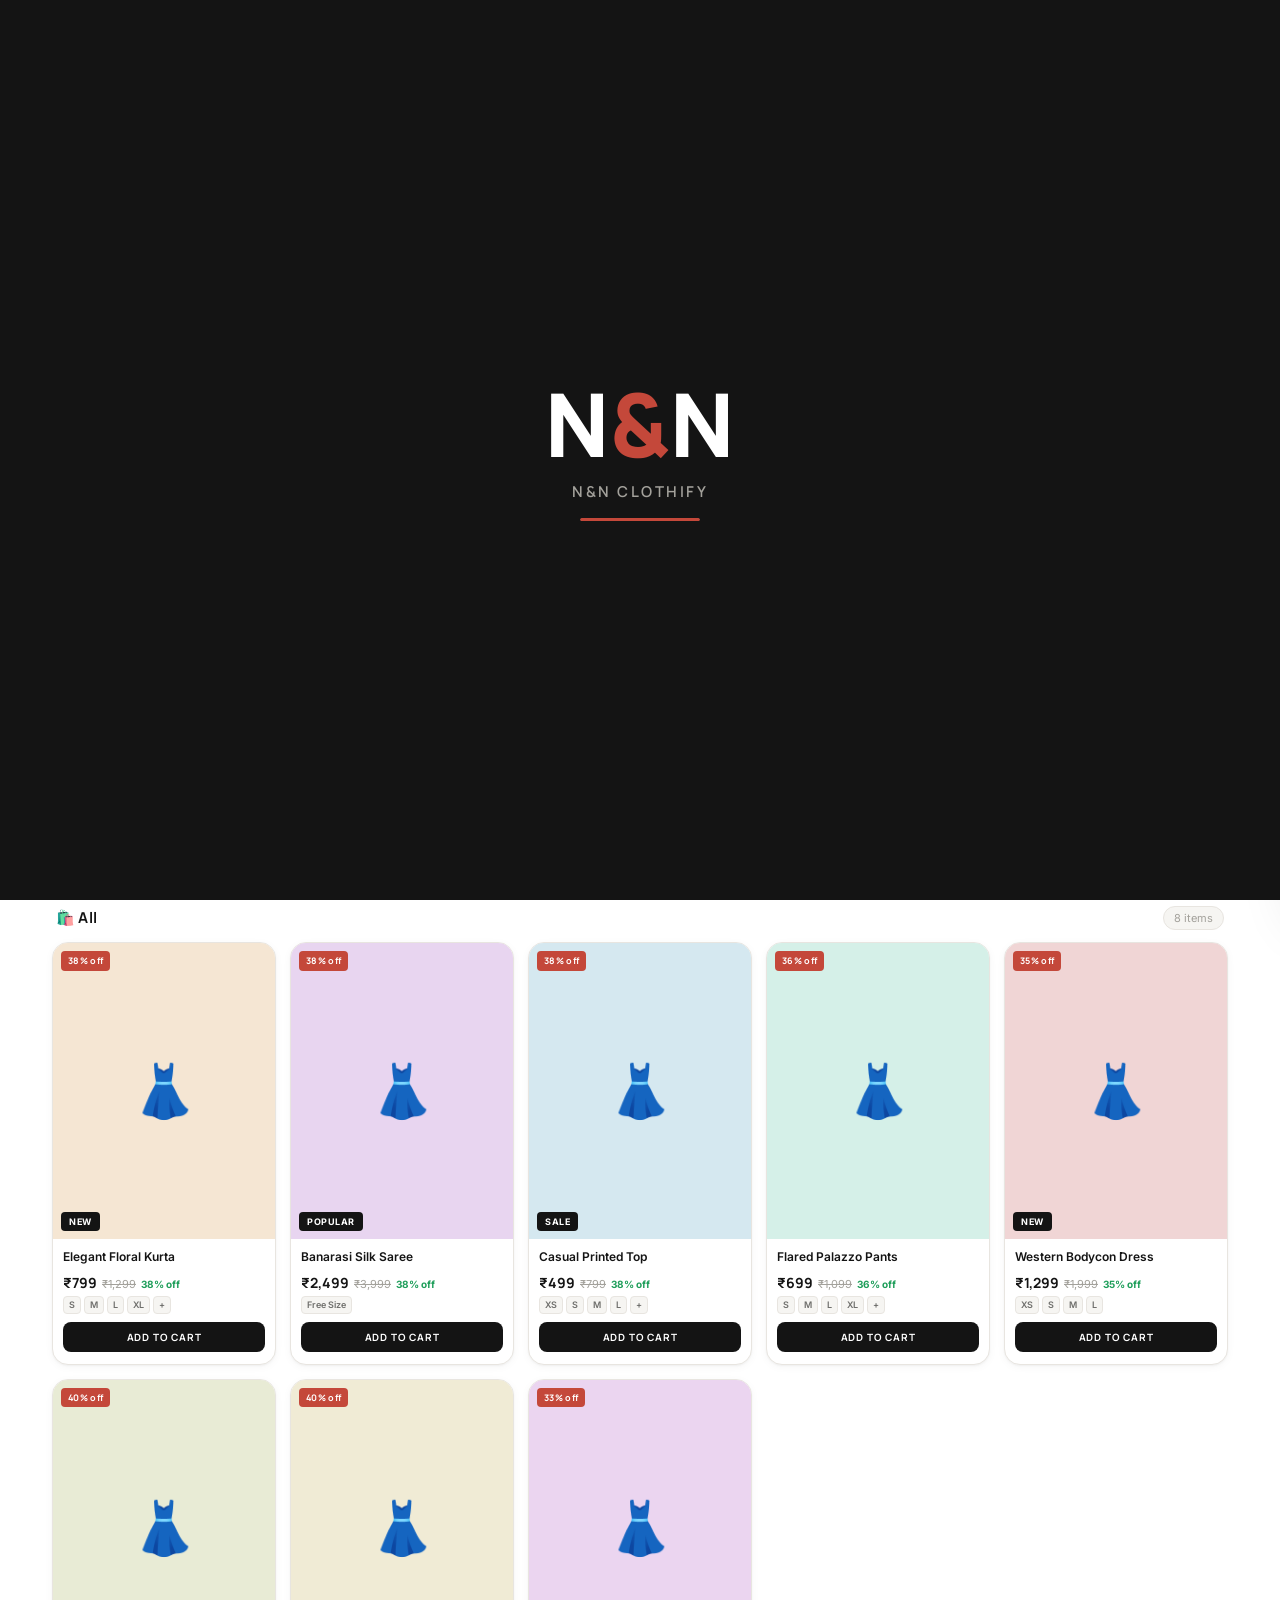
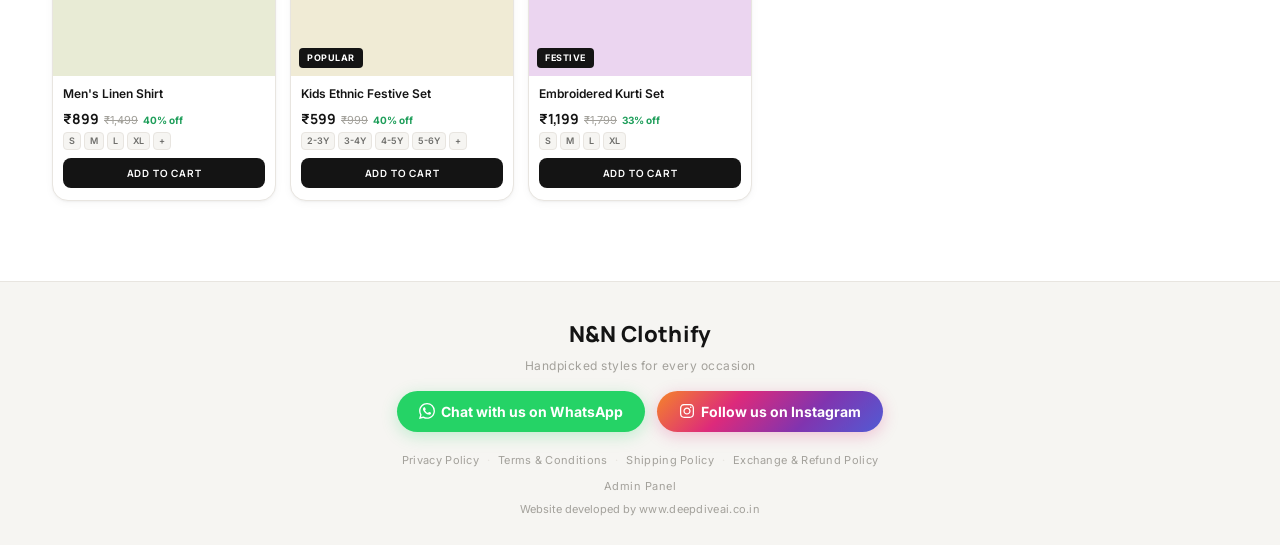
<file: index.html>
<!DOCTYPE html>
<html lang="en">
<head>
  <meta charset="UTF-8">
  <meta name="viewport" content="width=device-width, initial-scale=1.0">
  <title>N&N Clothify — Fresh Fashion Store</title>
  <meta name="description" content="Shop the latest ethnic & western wear at N&N Clothify. Kurtis, Sarees, Tops, Western wear & more. Order directly on WhatsApp.">
  <link rel="stylesheet" href="css/style.css">
  <link rel="icon" href="data:image/svg+xml,<svg xmlns='http://www.w3.org/2000/svg' viewBox='0 0 100 100'><text y='.9em' font-size='90'>👗</text></svg>">
</head>
<body>

<!-- ================================================================
     SPLASH SCREEN
================================================================ -->
<div class="splash-screen" id="splash-screen">
  <div class="splash-logo">
    <span class="splash-letter" style="animation-delay:.05s">N</span><span class="splash-amp" style="animation-delay:.2s">&amp;</span><span class="splash-letter" style="animation-delay:.35s">N</span>
  </div>
  <div class="splash-name" id="splash-store-name">N&amp;N Clothify</div>
  <div class="splash-bar"><span></span></div>
</div>

<!-- ================================================================
     HEADER
================================================================ -->
<header>
  <div class="header-top">
    <a href="/" class="logo">
      <span class="logo-name" id="header-store-name">N&amp;N Clothify</span>
      <span class="logo-tag">Fashion Store</span>
    </a>
    <div class="header-search">
      <input type="text" id="search-input" placeholder="Search kurtis, sarees, tops…" autocomplete="off">
    </div>
    <button class="cart-btn" onclick="openCart()" aria-label="Open cart">
      🛍️
      <span class="cart-count">0</span>
    </button>
  </div>
</header>

<!-- ================================================================
     HERO BANNER
================================================================ -->
<section class="hero">
  <div class="hero-inner">
    <div class="hero-eyebrow">✨ New Arrivals Every Week</div>
    <h1 class="hero-title">
      Dress to <em>Impress.</em><br>
      Shop Fresh Styles
    </h1>
    <p class="hero-sub">Kurtis, Sarees, Tops &amp; more — browse, pick your size, order on WhatsApp in seconds.</p>
    <div class="hero-actions">
      <a href="#products" class="hero-btn-primary">Shop Now →</a>
      <a href="https://wa.me/919325603310" class="hero-btn-secondary" target="_blank" rel="noopener">
        <svg width="16" height="16" viewBox="0 0 24 24" fill="currentColor"><path d="M17.472 14.382c-.297-.149-1.758-.867-2.03-.967-.273-.099-.471-.148-.67.15-.197.297-.767.966-.94 1.164-.173.199-.347.223-.644.075-.297-.15-1.255-.463-2.39-1.475-.883-.788-1.48-1.761-1.653-2.059-.173-.297-.018-.458.13-.606.134-.133.298-.347.446-.52.149-.174.198-.298.298-.497.099-.198.05-.371-.025-.52-.075-.149-.669-1.612-.916-2.207-.242-.579-.487-.5-.669-.51-.173-.008-.371-.01-.57-.01-.198 0-.52.074-.792.372-.272.297-1.04 1.016-1.04 2.479 0 1.462 1.065 2.875 1.213 3.074.149.198 2.096 3.2 5.077 4.487.709.306 1.262.489 1.694.625.712.227 1.36.195 1.871.118.571-.085 1.758-.719 2.006-1.413.248-.694.248-1.289.173-1.413-.074-.124-.272-.198-.57-.347m-5.421 7.403h-.004a9.87 9.87 0 01-5.031-1.378l-.361-.214-3.741.982.998-3.648-.235-.374a9.86 9.86 0 01-1.51-5.26c.001-5.45 4.436-9.884 9.888-9.884 2.64 0 5.122 1.03 6.988 2.898a9.825 9.825 0 012.893 6.994c-.003 5.45-4.437 9.884-9.885 9.884m8.413-18.297A11.815 11.815 0 0012.05 0C5.495 0 .16 5.335.157 11.892c0 2.096.547 4.142 1.588 5.945L.057 24l6.305-1.654a11.882 11.882 0 005.683 1.448h.005c6.554 0 11.89-5.335 11.893-11.893a11.821 11.821 0 00-3.48-8.413z"/></svg>
        Chat with Us
      </a>
    </div>
  </div>
  <div class="hero-badges">
    <div class="hero-badge-pill">
      <span class="badge-num">500+</span>
      <span class="badge-label">Happy<br>Customers</span>
    </div>
    <div class="hero-badge-pill">
      <span class="badge-num">70%</span>
      <span class="badge-label">Max<br>Discount</span>
    </div>
  </div>
</section>

<!-- ================================================================
     BANNER CAROUSEL
================================================================ -->
<section class="banner-carousel" id="banner-carousel" aria-label="Promotions">
  <div class="banner-viewport">
    <div class="banner-track" id="banner-track">
      <!-- Injected by JS -->
    </div>
  </div>
  <button class="banner-nav banner-prev" onclick="bannerPrev()" aria-label="Previous slide">‹</button>
  <button class="banner-nav banner-next" onclick="bannerNext()" aria-label="Next slide">›</button>
  <div class="banner-dots" id="banner-dots"></div>
</section>

<!-- ================================================================
     CATEGORIES
================================================================ -->
<section class="categories-section" id="categories">
  <div class="categories-header">
    <h2>Shop by Category</h2>
    <span class="categories-see-all">See all →</span>
  </div>
  <div class="category-circles" id="category-circles">
    <!-- Injected by JS -->
  </div>
</section>

<!-- ================================================================
     PRODUCTS
================================================================ -->
<main class="products-section" id="products">
  <div class="products-toolbar">
    <h2 class="products-title" id="active-category-title">All Products</h2>
    <span class="products-count" id="products-count"></span>
  </div>
  <div class="product-grid" id="product-grid">
    <!-- Injected by JS -->
  </div>
</main>

<!-- ================================================================
     FOOTER
================================================================ -->
<footer>
  <div class="footer-logo" id="footer-store-name">N&amp;N Clothify</div>
  <p>Handpicked styles for every occasion</p>
  <div class="footer-social-links">
    <a class="wa-link" id="footer-wa-link" href="https://wa.me/919325603310" target="_blank" rel="noopener">
      <svg width="16" height="16" viewBox="0 0 24 24" fill="currentColor"><path d="M17.472 14.382c-.297-.149-1.758-.867-2.03-.967-.273-.099-.471-.148-.67.15-.197.297-.767.966-.94 1.164-.173.199-.347.223-.644.075-.297-.15-1.255-.463-2.39-1.475-.883-.788-1.48-1.761-1.653-2.059-.173-.297-.018-.458.13-.606.134-.133.298-.347.446-.52.149-.174.198-.298.298-.497.099-.198.05-.371-.025-.52-.075-.149-.669-1.612-.916-2.207-.242-.579-.487-.5-.669-.51-.173-.008-.371-.01-.57-.01-.198 0-.52.074-.792.372-.272.297-1.04 1.016-1.04 2.479 0 1.462 1.065 2.875 1.213 3.074.149.198 2.096 3.2 5.077 4.487.709.306 1.262.489 1.694.625.712.227 1.36.195 1.871.118.571-.085 1.758-.719 2.006-1.413.248-.694.248-1.289.173-1.413-.074-.124-.272-.198-.57-.347m-5.421 7.403h-.004a9.87 9.87 0 01-5.031-1.378l-.361-.214-3.741.982.998-3.648-.235-.374a9.86 9.86 0 01-1.51-5.26c.001-5.45 4.436-9.884 9.888-9.884 2.64 0 5.122 1.03 6.988 2.898a9.825 9.825 0 012.893 6.994c-.003 5.45-4.437 9.884-9.885 9.884m8.413-18.297A11.815 11.815 0 0012.05 0C5.495 0 .16 5.335.157 11.892c0 2.096.547 4.142 1.588 5.945L.057 24l6.305-1.654a11.882 11.882 0 005.683 1.448h.005c6.554 0 11.89-5.335 11.893-11.893a11.821 11.821 0 00-3.48-8.413z"/></svg>
      Chat with us on WhatsApp
    </a>
    <a class="ig-link" id="footer-ig-link" href="https://www.instagram.com/abayas_and_ethnic_under_budget/" target="_blank" rel="noopener">
      <svg width="16" height="16" viewBox="0 0 448 512" fill="currentColor"><path d="M224.1 141c-63.6 0-114.9 51.3-114.9 114.9s51.3 114.9 114.9 114.9S339 319.5 339 255.9 287.7 141 224.1 141zm0 189.6c-41.1 0-74.7-33.5-74.7-74.7s33.5-74.7 74.7-74.7 74.7 33.5 74.7 74.7-33.6 74.7-74.7 74.7zm146.4-194.3c0 14.9-12 26.8-26.8 26.8-14.9 0-26.8-12-26.8-26.8s12-26.8 26.8-26.8 26.8 12 26.8 26.8zm76.1 27.2c-1.7-35.9-9.9-67.7-36.2-93.9-26.2-26.2-58-34.4-93.9-36.2-37-2.1-147.9-2.1-184.9 0-35.8 1.7-67.6 9.9-93.9 36.1s-34.4 58-36.2 93.9c-2.1 37-2.1 147.9 0 184.9 1.7 35.9 9.9 67.7 36.2 93.9s58 34.4 93.9 36.2c37 2.1 147.9 2.1 184.9 0 35.9-1.7 67.7-9.9 93.9-36.2 26.2-26.2 34.4-58 36.2-93.9 2.1-37 2.1-147.8 0-184.8zM398.8 388c-7.8 19.6-22.9 34.7-42.6 42.6-29.5 11.7-99.5 9-132.1 9s-102.7 2.6-132.1-9c-19.6-7.8-34.7-22.9-42.6-42.6-11.7-29.5-9-99.5-9-132.1s-2.6-102.7 9-132.1c7.8-19.6 22.9-34.7 42.6-42.6 29.5-11.7 99.5-9 132.1-9s102.7-2.6 132.1 9c19.6 7.8 34.7 22.9 42.6 42.6 11.7 29.5 9 99.5 9 132.1s2.7 102.7-9 132.1z"/></svg>
      Follow us on Instagram
    </a>
  </div>
  <div class="footer-legal-links">
    <a href="privacy-policy.html">Privacy Policy</a>
    <span class="footer-dot">·</span>
    <a href="terms-conditions.html">Terms &amp; Conditions</a>
    <span class="footer-dot">·</span>
    <a href="shipping-policy.html">Shipping Policy</a>
    <span class="footer-dot">·</span>
    <a href="exchange-refund-policy.html">Exchange &amp; Refund Policy</a>
  </div>
  <div class="footer-admin-link"><a href="admin.html">Admin Panel</a></div>
  <div class="footer-credit">Website developed by <a href="https://www.deepdiveai.co.in" target="_blank" rel="noopener">www.deepdiveai.co.in</a></div>
</footer>

<!-- ================================================================
     CART PANEL
================================================================ -->
<div class="cart-overlay" id="cart-overlay" onclick="closeCart()"></div>
<aside class="cart-panel" id="cart-panel">
  <div class="cart-header">
    <h2>🛍️ Your Cart</h2>
    <button class="close-btn" onclick="closeCart()" aria-label="Close cart">✕</button>
  </div>
  <div class="cart-body" id="cart-items"></div>
  <div class="cart-footer">
    <div class="cart-total-row">
      <span class="cart-total-label">Total Amount</span>
      <span class="cart-total-amount" id="cart-total">₹0</span>
    </div>
    <button class="checkout-btn" onclick="placeOrderOnWhatsApp()">
      <svg width="18" height="18" viewBox="0 0 24 24" fill="currentColor"><path d="M17.472 14.382c-.297-.149-1.758-.867-2.03-.967-.273-.099-.471-.148-.67.15-.197.297-.767.966-.94 1.164-.173.199-.347.223-.644.075-.297-.15-1.255-.463-2.39-1.475-.883-.788-1.48-1.761-1.653-2.059-.173-.297-.018-.458.13-.606.134-.133.298-.347.446-.52.149-.174.198-.298.298-.497.099-.198.05-.371-.025-.52-.075-.149-.669-1.612-.916-2.207-.242-.579-.487-.5-.669-.51-.173-.008-.371-.01-.57-.01-.198 0-.52.074-.792.372-.272.297-1.04 1.016-1.04 2.479 0 1.462 1.065 2.875 1.213 3.074.149.198 2.096 3.2 5.077 4.487.709.306 1.262.489 1.694.625.712.227 1.36.195 1.871.118.571-.085 1.758-.719 2.006-1.413.248-.694.248-1.289.173-1.413-.074-.124-.272-.198-.57-.347m-5.421 7.403h-.004a9.87 9.87 0 01-5.031-1.378l-.361-.214-3.741.982.998-3.648-.235-.374a9.86 9.86 0 01-1.51-5.26c.001-5.45 4.436-9.884 9.888-9.884 2.64 0 5.122 1.03 6.988 2.898a9.825 9.825 0 012.893 6.994c-.003 5.45-4.437 9.884-9.885 9.884m8.413-18.297A11.815 11.815 0 0012.05 0C5.495 0 .16 5.335.157 11.892c0 2.096.547 4.142 1.588 5.945L.057 24l6.305-1.654a11.882 11.882 0 005.683 1.448h.005c6.554 0 11.89-5.335 11.893-11.893a11.821 11.821 0 00-3.48-8.413z"/></svg>
      Order on WhatsApp
    </button>
  </div>
</aside>

<!-- ================================================================
     PRODUCT DETAIL MODAL
================================================================ -->
<div class="modal-overlay" id="product-modal" onclick="handleModalClick(event)">
  <div class="product-modal">
    <button class="modal-close" onclick="closeProductModal()" aria-label="Close">✕</button>
    <div id="product-modal-content"></div>
  </div>
</div>

<!-- ================================================================
     ORDER FORM
================================================================ -->
<div class="order-form-overlay" id="order-form-overlay">
  <div class="order-form">
    <h2>Complete Your Order</h2>
    <p>We'll open WhatsApp with your order details ready to send.</p>
    <div class="form-group">
      <label>Your Name *</label>
      <input type="text" id="customer-name" placeholder="e.g. Priya Sharma">
    </div>
    <div class="form-group">
      <label>Phone Number *</label>
      <input type="tel" id="customer-phone" placeholder="e.g. 9876543210">
    </div>
    <div class="form-group">
      <label>Delivery Address</label>
      <textarea id="customer-address" placeholder="Your full delivery address"></textarea>
    </div>
    <div class="form-actions">
      <button class="btn-cancel" onclick="closeOrderForm()">Cancel</button>
      <button class="btn-whatsapp" onclick="submitOrder()">
        <svg width="16" height="16" viewBox="0 0 24 24" fill="currentColor"><path d="M17.472 14.382c-.297-.149-1.758-.867-2.03-.967-.273-.099-.471-.148-.67.15-.197.297-.767.966-.94 1.164-.173.199-.347.223-.644.075-.297-.15-1.255-.463-2.39-1.475-.883-.788-1.48-1.761-1.653-2.059-.173-.297-.018-.458.13-.606.134-.133.298-.347.446-.52.149-.174.198-.298.298-.497.099-.198.05-.371-.025-.52-.075-.149-.669-1.612-.916-2.207-.242-.579-.487-.5-.669-.51-.173-.008-.371-.01-.57-.01-.198 0-.52.074-.792.372-.272.297-1.04 1.016-1.04 2.479 0 1.462 1.065 2.875 1.213 3.074.149.198 2.096 3.2 5.077 4.487.709.306 1.262.489 1.694.625.712.227 1.36.195 1.871.118.571-.085 1.758-.719 2.006-1.413.248-.694.248-1.289.173-1.413-.074-.124-.272-.198-.57-.347m-5.421 7.403h-.004a9.87 9.87 0 01-5.031-1.378l-.361-.214-3.741.982.998-3.648-.235-.374a9.86 9.86 0 01-1.51-5.26c.001-5.45 4.436-9.884 9.888-9.884 2.64 0 5.122 1.03 6.988 2.898a9.825 9.825 0 012.893 6.994c-.003 5.45-4.437 9.884-9.885 9.884m8.413-18.297A11.815 11.815 0 0012.05 0C5.495 0 .16 5.335.157 11.892c0 2.096.547 4.142 1.588 5.945L.057 24l6.305-1.654a11.882 11.882 0 005.683 1.448h.005c6.554 0 11.89-5.335 11.893-11.893a11.821 11.821 0 00-3.48-8.413z"/></svg>
        Send to WhatsApp
      </button>
    </div>
  </div>
</div>

<!-- ================================================================
     SUCCESS
================================================================ -->
<div class="success-overlay" id="success-overlay">
  <div class="success-box">
    <div class="success-icon">🎉</div>
    <h2>Order Sent!</h2>
    <p>Your order has been sent to WhatsApp. We'll confirm and deliver it soon.</p>
    <button onclick="closeSuccess()">Continue Shopping</button>
  </div>
</div>

<!-- TOAST -->
<div class="cart-toast" id="cart-toast"></div>

<!-- ================================================================
     SCRIPTS
================================================================ -->
<script>
  (function () {
    var splash = document.getElementById('splash-screen');
    if (!splash) return;
    if (sessionStorage.getItem('nn_splash_shown')) {
      splash.remove();
      return;
    }
    document.body.style.overflow = 'hidden';
    sessionStorage.setItem('nn_splash_shown', '1');
    setTimeout(function () {
      splash.classList.add('splash-hide');
      document.body.style.overflow = '';
      setTimeout(function () { splash.remove(); }, 500);
    }, 2000);
  })();
</script>
<script src="js/config.js"></script>
<script src="js/products-data.js"></script>
<script src="js/banners-data.js"></script>
<script src="js/drive.js"></script>
<script src="js/cart.js"></script>
<script src="js/app.js"></script>
<script src="js/banner.js"></script>

</body>
</html>
</file>
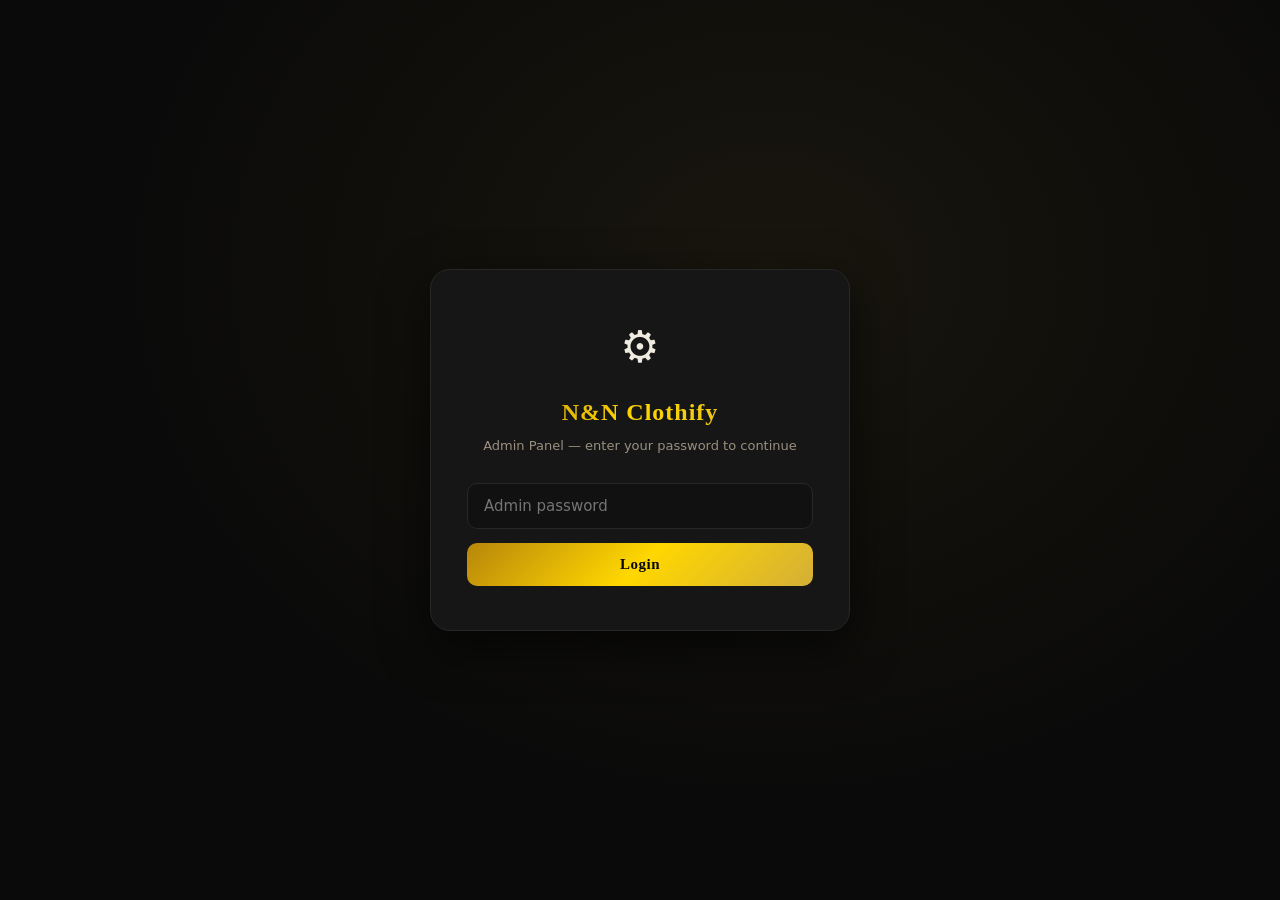
<file: admin.html>
<!DOCTYPE html>
<html lang="en">
<head>
  <meta charset="UTF-8">
  <meta name="viewport" content="width=device-width, initial-scale=1.0">
  <title>Admin — N&N Clothify</title>
  <link rel="icon" href="data:image/svg+xml,<svg xmlns='http://www.w3.org/2000/svg' viewBox='0 0 100 100'><text y='.9em' font-size='90'>⚙️</text></svg>">
  <link rel="stylesheet" href="css/style.css">
  <style>
    /* ---- Gold & Black Admin Theme ---- */
    :root {
      --gold:       #D4AF37;
      --gold-bright:#FFD700;
      --gold-deep:  #B8860B;
      --gold-grad:  linear-gradient(135deg,#B8860B,#FFD700,#D4AF37);
      --gold-grad-h:linear-gradient(135deg,#D4AF37,#FFD700,#F5E6A0);
      --gold-glow:  rgba(212,175,55,0.22);
      --black:      #080808;
      --black-mid:  #111111;
      --card:       #161616;
      --card-hover: #1E1E1E;
      --border:     #272727;
      --text:       #F0EBE0;
      --text-mid:   #9A9080;
      --text-dim:   #555548;
      --red:        #FF4444;
      --green:      #00C48C;
      --radius-sm:  10px;
    }
    body { background: #0A0A0A; color: var(--text); font-family: 'Raleway', system-ui, sans-serif; }

    /* ---- Login ---- */
    #login-screen {
      min-height: 100vh;
      display: flex;
      align-items: center;
      justify-content: center;
      padding: 20px;
      background: radial-gradient(ellipse at 60% 30%, rgba(212,175,55,0.07) 0%, transparent 60%), #0A0A0A;
    }
    .login-card {
      background: var(--card);
      border: 1px solid var(--border);
      border-radius: 20px;
      padding: 44px 36px;
      width: min(420px, 100%);
      box-shadow: 0 16px 48px rgba(0,0,0,0.6);
      text-align: center;
    }
    .login-logo { font-size: 44px; margin-bottom: 14px; }
    .login-title {
      font-family: 'Cinzel', Georgia, serif;
      font-size: 24px;
      font-weight: 700;
      background: var(--gold-grad);
      -webkit-background-clip: text;
      -webkit-text-fill-color: transparent;
      background-clip: text;
      margin-bottom: 6px;
      letter-spacing: 1px;
    }
    .login-sub { font-size: 13px; color: var(--text-mid); margin-bottom: 28px; }
    .login-card input[type="password"] {
      width: 100%;
      padding: 13px 16px;
      border: 1.5px solid var(--border);
      border-radius: var(--radius-sm);
      font-size: 15px;
      font-family: inherit;
      outline: none;
      margin-bottom: 14px;
      background: var(--black-mid);
      color: var(--text);
      transition: border-color .2s, box-shadow .2s;
    }
    .login-card input[type="password"]:focus {
      border-color: var(--gold);
      box-shadow: 0 0 0 3px var(--gold-glow);
    }
    .login-btn {
      width: 100%;
      padding: 13px;
      background: var(--gold-grad);
      color: #080808;
      border-radius: var(--radius-sm);
      font-size: 15px;
      font-weight: 700;
      font-family: 'Cinzel', serif;
      letter-spacing: 0.5px;
      cursor: pointer;
      transition: all .2s;
    }
    .login-btn:hover { background: var(--gold-grad-h); box-shadow: 0 6px 20px rgba(212,175,55,.3); }
    .login-error { color: var(--red); font-size: 13px; margin-top: 10px; display: none; }

    /* ---- Admin Layout ---- */
    #admin-panel { display: none; }

    .admin-topbar {
      background: var(--black);
      border-bottom: 1px solid var(--border);
      padding: 0 24px;
      display: flex;
      align-items: center;
      justify-content: space-between;
      height: 58px;
      position: sticky;
      top: 0;
      z-index: 100;
      box-shadow: 0 4px 20px rgba(0,0,0,0.5);
    }
    .admin-topbar-title {
      font-family: 'Cinzel', serif;
      font-size: 17px;
      font-weight: 700;
      background: var(--gold-grad);
      -webkit-background-clip: text;
      -webkit-text-fill-color: transparent;
      background-clip: text;
      letter-spacing: 0.5px;
    }
    .admin-topbar-right { display: flex; align-items: center; gap: 12px; }
    .view-site-link { font-size: 13px; color: var(--text-mid); transition: color .2s; }
    .view-site-link:hover { color: var(--gold); }
    .logout-btn {
      background: transparent;
      border: 1px solid var(--border);
      color: var(--text-mid);
      padding: 6px 14px;
      border-radius: 100px;
      font-size: 13px;
      cursor: pointer;
      font-family: inherit;
      transition: all .2s;
    }
    .logout-btn:hover { border-color: var(--gold-deep); color: var(--gold); }

    /* ---- Tabs ---- */
    .admin-tabs {
      background: var(--black);
      border-bottom: 1px solid var(--border);
      padding: 0 24px;
      display: flex;
      overflow-x: auto;
      scrollbar-width: none;
    }
    .admin-tabs::-webkit-scrollbar { display: none; }
    .admin-tab {
      padding: 15px 20px;
      font-size: 13px;
      font-weight: 500;
      color: var(--text-mid);
      border-bottom: 3px solid transparent;
      cursor: pointer;
      white-space: nowrap;
      transition: all .2s;
      font-family: inherit;
    }
    .admin-tab:hover { color: var(--text); }
    .admin-tab.active {
      color: var(--gold);
      border-bottom-color: var(--gold);
      font-weight: 700;
    }

    /* ---- Tab Panels ---- */
    .tab-panel { display: none; padding: 28px 24px 80px; max-width: 900px; margin: 0 auto; }
    .tab-panel.active { display: block; }

    /* ---- Cards ---- */
    .a-card {
      background: var(--card);
      border: 1px solid var(--border);
      border-radius: 14px;
      padding: 24px;
      margin-bottom: 20px;
    }
    .a-card-title {
      font-family: 'Cinzel', serif;
      font-size: 15px;
      font-weight: 700;
      color: var(--text);
      margin-bottom: 4px;
      letter-spacing: 0.3px;
    }
    .a-card-hint { font-size: 12px; color: var(--text-mid); margin-bottom: 20px; }

    /* ---- Products Table ---- */
    .products-toolbar {
      display: flex;
      align-items: center;
      justify-content: space-between;
      margin-bottom: 18px;
      gap: 12px;
      flex-wrap: wrap;
    }
    .products-toolbar h2 {
      font-family: 'Cinzel', serif;
      font-size: 18px;
      color: var(--text);
      letter-spacing: 0.3px;
    }
    .btn-add-product {
      background: var(--gold-grad);
      color: #080808;
      padding: 10px 20px;
      border-radius: var(--radius-sm);
      font-size: 13px;
      font-weight: 700;
      font-family: 'Cinzel', serif;
      letter-spacing: 0.3px;
      cursor: pointer;
      transition: all .2s;
      display: flex;
      align-items: center;
      gap: 6px;
    }
    .btn-add-product:hover { background: var(--gold-grad-h); box-shadow: 0 4px 16px rgba(212,175,55,.3); }

    .products-table-wrap { overflow-x: auto; }
    table { width: 100%; border-collapse: collapse; font-size: 13px; }
    th {
      text-align: left;
      padding: 10px 12px;
      font-size: 10px;
      font-weight: 700;
      text-transform: uppercase;
      letter-spacing: 1px;
      color: var(--text-dim);
      border-bottom: 1px solid var(--border);
    }
    td {
      padding: 12px;
      border-bottom: 1px solid var(--border);
      vertical-align: middle;
      color: var(--text);
    }
    tr:last-child td { border-bottom: none; }
    tr:hover td { background: var(--card-hover); }

    .td-img {
      width: 48px;
      height: 60px;
      border-radius: 8px;
      overflow: hidden;
      background: #1A1A1A;
      border: 1px solid var(--border);
      flex-shrink: 0;
    }
    .td-img img { width: 100%; height: 100%; object-fit: cover; }
    .td-demo-img { width: 100%; height: 100%; display: flex; align-items: center; justify-content: center; font-size: 20px; }
    .td-name { font-weight: 500; max-width: 180px; }
    .td-price {
      font-weight: 700;
      white-space: nowrap;
      background: var(--gold-grad);
      -webkit-background-clip: text;
      -webkit-text-fill-color: transparent;
      background-clip: text;
    }
    .td-category {
      display: inline-block;
      background: #1A1A1A;
      border: 1px solid var(--border);
      color: var(--text-mid);
      padding: 2px 8px;
      border-radius: 100px;
      font-size: 11px;
    }
    .td-badge {
      display: inline-block;
      border: 1px solid var(--gold-deep);
      color: var(--gold);
      padding: 2px 8px;
      border-radius: 100px;
      font-size: 11px;
    }
    .td-actions { display: flex; gap: 6px; }
    .btn-edit, .btn-delete {
      padding: 5px 12px;
      border-radius: 6px;
      font-size: 12px;
      font-weight: 600;
      cursor: pointer;
      transition: all .2s;
      font-family: inherit;
      border: 1px solid transparent;
    }
    .btn-edit { background: #1E1E1E; border-color: var(--border); color: var(--text-mid); }
    .btn-edit:hover { border-color: var(--gold-deep); color: var(--gold); }
    .btn-delete { background: rgba(255,68,68,.08); color: var(--red); border-color: rgba(255,68,68,.2); }
    .btn-delete:hover { background: rgba(255,68,68,.15); }

    .empty-products { text-align: center; padding: 48px 20px; color: var(--text-dim); }
    .empty-products span { font-size: 40px; display: block; margin-bottom: 10px; }

    /* ---- Product Form ---- */
    #product-form-overlay,
    #banner-form-overlay {
      display: none;
      position: fixed;
      inset: 0;
      background: rgba(0,0,0,0.75);
      backdrop-filter: blur(4px);
      z-index: 200;
      align-items: flex-start;
      justify-content: center;
      padding: 20px;
      overflow-y: auto;
    }
    #product-form-overlay.open,
    #banner-form-overlay.open { display: flex; }
    .product-form-card {
      background: var(--card);
      border: 1px solid var(--border);
      border-radius: 16px;
      padding: 28px;
      width: min(560px, 100%);
      margin: auto;
      box-shadow: 0 16px 48px rgba(0,0,0,0.6);
    }
    .product-form-card h2 {
      font-family: 'Cinzel', serif;
      font-size: 18px;
      color: var(--text);
      margin-bottom: 4px;
      letter-spacing: 0.3px;
    }
    .product-form-card .form-hint { font-size: 12px; color: var(--text-mid); margin-bottom: 22px; }

    .form-row { display: grid; grid-template-columns: 1fr 1fr; gap: 14px; }
    .form-group { margin-bottom: 14px; }
    .form-group label {
      display: block;
      font-size: 10px;
      font-weight: 700;
      text-transform: uppercase;
      letter-spacing: 1px;
      color: var(--text-dim);
      margin-bottom: 6px;
    }
    .form-group input,
    .form-group select,
    .form-group textarea {
      width: 100%;
      padding: 10px 13px;
      border: 1.5px solid var(--border);
      border-radius: var(--radius-sm);
      font-family: inherit;
      font-size: 14px;
      outline: none;
      background: var(--black-mid);
      color: var(--text);
      transition: border-color .2s, box-shadow .2s;
    }
    .form-group input:focus,
    .form-group select:focus,
    .form-group textarea:focus {
      border-color: var(--gold);
      box-shadow: 0 0 0 2px var(--gold-glow);
    }
    .form-group select option { background: #161616; color: var(--text); }
    .form-group textarea { resize: vertical; min-height: 72px; }
    .form-group small { display: block; font-size: 11px; color: var(--text-dim); margin-top: 5px; }

    .form-actions { display: flex; gap: 10px; margin-top: 20px; }
    .btn-cancel-form {
      flex: 1;
      padding: 12px;
      background: #1A1A1A;
      border: 1px solid var(--border);
      color: var(--text-mid);
      border-radius: var(--radius-sm);
      font-size: 14px;
      font-weight: 600;
      cursor: pointer;
      font-family: inherit;
      transition: all .2s;
    }
    .btn-cancel-form:hover { border-color: var(--text-dim); color: var(--text); }
    .btn-save-product {
      flex: 2;
      padding: 12px;
      background: var(--gold-grad);
      color: #080808;
      border-radius: var(--radius-sm);
      font-size: 14px;
      font-weight: 700;
      font-family: 'Cinzel', serif;
      letter-spacing: 0.3px;
      cursor: pointer;
      transition: all .2s;
    }
    .btn-save-product:hover { background: var(--gold-grad-h); box-shadow: 0 4px 16px rgba(212,175,55,.3); }

    /* ---- Settings ---- */
    .settings-group { margin-bottom: 18px; }
    .settings-group label {
      display: block;
      font-size: 10px;
      font-weight: 700;
      text-transform: uppercase;
      letter-spacing: 1px;
      color: var(--text-dim);
      margin-bottom: 6px;
    }
    .settings-group input {
      width: 100%;
      padding: 11px 14px;
      border: 1.5px solid var(--border);
      border-radius: var(--radius-sm);
      font-family: inherit;
      font-size: 14px;
      outline: none;
      background: var(--black-mid);
      color: var(--text);
      transition: border-color .2s, box-shadow .2s;
    }
    .settings-group input:focus {
      border-color: var(--gold);
      box-shadow: 0 0 0 2px var(--gold-glow);
    }
    .settings-group small { display: block; font-size: 11px; color: var(--text-dim); margin-top: 5px; }

    /* ---- Category Rows ---- */
    .cat-row {
      display: grid;
      grid-template-columns: 48px 1fr 40px;
      gap: 10px;
      align-items: center;
      padding: 10px 0;
      border-bottom: 1px solid var(--border);
    }
    .cat-row:last-child { border-bottom: none; }
    .cat-icon-in {
      text-align: center;
      font-size: 22px;
      padding: 6px !important;
      width: 44px !important;
      background: #1A1A1A !important;
      border: 1px solid var(--border) !important;
      border-radius: 8px !important;
      color: var(--text) !important;
      outline: none !important;
    }
    .cat-remove-btn { background: none; color: var(--text-dim); font-size: 18px; cursor: pointer; padding: 4px; transition: color .2s; }
    .cat-remove-btn:hover { color: var(--red); }
    .add-cat-btn {
      width: 100%;
      padding: 10px;
      margin-top: 12px;
      background: #1A1A1A;
      border: 1px dashed var(--border);
      border-radius: var(--radius-sm);
      font-size: 14px;
      font-weight: 500;
      color: var(--text-mid);
      cursor: pointer;
      font-family: inherit;
      transition: all .2s;
    }
    .add-cat-btn:hover { border-color: var(--gold-deep); color: var(--gold); }

    /* ---- Export ---- */
    .export-card {
      background: linear-gradient(135deg, #0D0D0D 0%, #1A1200 100%);
      border: 1px solid var(--gold-deep);
      color: var(--text);
      border-radius: 14px;
      padding: 28px;
      margin-bottom: 20px;
    }
    .export-card h2 {
      font-family: 'Cinzel', serif;
      font-size: 18px;
      background: var(--gold-grad);
      -webkit-background-clip: text;
      -webkit-text-fill-color: transparent;
      background-clip: text;
      margin-bottom: 8px;
    }
    .export-card p { font-size: 13px; color: var(--text-mid); margin-bottom: 20px; line-height: 1.7; }
    .export-btns { display: flex; gap: 10px; flex-wrap: wrap; }
    .btn-export {
      padding: 11px 20px;
      background: var(--gold-grad);
      color: #080808;
      border-radius: var(--radius-sm);
      font-size: 13px;
      font-weight: 700;
      font-family: 'Cinzel', serif;
      cursor: pointer;
      transition: all .2s;
      display: flex;
      align-items: center;
      gap: 6px;
    }
    .btn-export:hover { background: var(--gold-grad-h); transform: translateY(-1px); box-shadow: 0 6px 16px rgba(212,175,55,.3); }
    .btn-export-secondary {
      padding: 11px 20px;
      background: transparent;
      border: 1px solid var(--gold-deep);
      color: var(--gold);
      border-radius: var(--radius-sm);
      font-size: 13px;
      font-weight: 600;
      cursor: pointer;
      font-family: inherit;
      transition: all .2s;
    }
    .btn-export-secondary:hover { background: rgba(212,175,55,.08); }

    /* ---- Guide Steps ---- */
    .guide-step { display: flex; gap: 16px; margin-bottom: 20px; }
    .step-num {
      width: 32px;
      height: 32px;
      border-radius: 50%;
      background: var(--gold-grad);
      color: #080808;
      display: flex;
      align-items: center;
      justify-content: center;
      font-weight: 700;
      font-size: 13px;
      flex-shrink: 0;
      margin-top: 2px;
    }
    .step-body h3 { font-size: 14px; font-weight: 700; margin-bottom: 4px; color: var(--text); }
    .step-body p { font-size: 13px; color: var(--text-mid); line-height: 1.7; }
    .step-body code {
      background: #1A1A1A;
      border: 1px solid var(--border);
      padding: 2px 6px;
      border-radius: 4px;
      font-family: monospace;
      font-size: 12px;
      color: var(--gold);
    }
    .info-box {
      background: rgba(212,175,55,0.06);
      border: 1px solid var(--gold-deep);
      border-radius: var(--radius-sm);
      padding: 14px 16px;
      font-size: 13px;
      line-height: 1.7;
      margin-bottom: 16px;
      color: var(--text-mid);
    }
    .info-box strong { color: var(--gold); }

    /* ---- Save Button ---- */
    .btn-save-settings {
      width: 100%;
      padding: 13px;
      background: var(--gold-grad);
      color: #080808;
      border-radius: var(--radius-sm);
      font-size: 15px;
      font-weight: 700;
      font-family: 'Cinzel', serif;
      letter-spacing: 0.3px;
      cursor: pointer;
      margin-top: 8px;
      transition: all .2s;
    }
    .btn-save-settings:hover { background: var(--gold-grad-h); box-shadow: 0 6px 20px rgba(212,175,55,.3); }

    /* ---- Toast ---- */
    .a-toast {
      position: fixed;
      bottom: 24px;
      left: 50%;
      transform: translateX(-50%) translateY(20px);
      background: var(--card);
      border: 1px solid var(--gold-deep);
      color: var(--gold);
      padding: 11px 22px;
      border-radius: 100px;
      font-size: 13px;
      font-weight: 600;
      opacity: 0;
      transition: all .25s;
      z-index: 500;
      pointer-events: none;
      white-space: nowrap;
      box-shadow: 0 4px 20px rgba(212,175,55,.2);
    }
    .a-toast.show { opacity: 1; transform: translateX(-50%) translateY(0); }

    @media (max-width: 600px) {
      .form-row { grid-template-columns: 1fr; }
      .tab-panel { padding-left: 14px; padding-right: 14px; }
      .export-btns { flex-direction: column; }
    }
  </style>
</head>
<body>

<!-- ============================================================ -->
<!--  LOGIN SCREEN -->
<!-- ============================================================ -->
<div id="login-screen">
  <div class="login-card">
    <div class="login-logo">⚙️</div>
    <div class="login-title">N&N Clothify</div>
    <div class="login-sub">Admin Panel — enter your password to continue</div>
    <input type="password" id="admin-password" placeholder="Admin password" onkeydown="if(event.key==='Enter')login()">
    <button class="login-btn" onclick="login()">Login</button>
    <div class="login-error" id="login-error">Incorrect password. Try again.</div>
  </div>
</div>

<!-- ============================================================ -->
<!--  ADMIN PANEL -->
<!-- ============================================================ -->
<div id="admin-panel">

  <!-- Top Bar -->
  <div class="admin-topbar">
    <div class="admin-topbar-title">⚙️ N&N Clothify Admin</div>
    <div class="admin-topbar-right">
      <a href="index.html" class="view-site-link" target="_blank">← View Store</a>
      <button class="logout-btn" onclick="logout()">Logout</button>
    </div>
  </div>

  <!-- Tabs -->
  <div class="admin-tabs">
    <div class="admin-tab active" onclick="showTab('products')">🛍️ Products</div>
    <div class="admin-tab" onclick="showTab('banners')">🖼️ Banners</div>
    <div class="admin-tab" onclick="showTab('categories')">🏷️ Categories</div>
    <div class="admin-tab" onclick="showTab('settings')">⚙️ Settings</div>
    <div class="admin-tab" onclick="showTab('export')">📤 Export & Deploy</div>
    <div class="admin-tab" onclick="showTab('guide')">📖 How to Add Images</div>
  </div>

  <!-- ---- PRODUCTS TAB ---- -->
  <div class="tab-panel active" id="tab-products">
    <div class="products-toolbar">
      <h2>All Products (<span id="product-count">0</span>)</h2>
      <button class="btn-add-product" onclick="openProductForm()">+ Add Product</button>
    </div>
    <div class="a-card" style="padding:0">
      <div class="products-table-wrap">
        <table>
          <thead>
            <tr>
              <th>Image</th>
              <th>Name</th>
              <th>Price</th>
              <th>Category</th>
              <th>Badge</th>
              <th>Actions</th>
            </tr>
          </thead>
          <tbody id="products-tbody"></tbody>
        </table>
      </div>
    </div>
  </div>

  <!-- ---- BANNERS TAB ---- -->
  <div class="tab-panel" id="tab-banners">
    <div class="products-toolbar">
      <h2>Homepage Carousel Banners (<span id="banner-count">0</span>)</h2>
      <button class="btn-add-product" onclick="openBannerForm()">+ Add Banner</button>
    </div>
    <div class="a-card" style="padding:16px;margin-bottom:20px;">
      <div class="a-card-hint" style="margin-bottom:0;">
        These banners appear as a sliding carousel on your homepage, right below the hero section.
        Upload a wide photo (landscape, 1200×500px works best) for a full-image banner, or leave the image
        blank for a styled text banner. Drag order with the ↑ / ↓ buttons.
      </div>
    </div>
    <div class="a-card" style="padding:0">
      <div class="products-table-wrap">
        <table>
          <thead>
            <tr>
              <th>Image</th>
              <th>Title</th>
              <th>Links To</th>
              <th>Order</th>
              <th>Actions</th>
            </tr>
          </thead>
          <tbody id="banners-tbody"></tbody>
        </table>
      </div>
    </div>
  </div>

  <!-- ---- CATEGORIES TAB ---- -->
  <div class="tab-panel" id="tab-categories">
    <div class="a-card">
      <div class="a-card-title">Manage Categories</div>
      <div class="a-card-hint">Categories appear as tabs on your store. Each product is assigned to one category.</div>
      <div id="categories-list"></div>
      <button class="add-cat-btn" onclick="addCategory()">+ Add Category</button>
    </div>
    <button class="btn-save-settings" onclick="saveCategories()">Save Categories</button>
  </div>

  <!-- ---- SETTINGS TAB ---- -->
  <div class="tab-panel" id="tab-settings">
    <div class="a-card">
      <div class="a-card-title">Store Settings</div>
      <div class="a-card-hint">These details appear on your website and WhatsApp messages.</div>
      <div class="settings-group">
        <label>Store Name</label>
        <input type="text" id="s-storeName" placeholder="N&N Clothify">
      </div>
      <div class="settings-group">
        <label>Tagline</label>
        <input type="text" id="s-tagline" placeholder="Fresh fashion, every season">
      </div>
      <div class="settings-group">
        <label>Your WhatsApp Number</label>
        <input type="tel" id="s-whatsapp" placeholder="919876543210">
        <small>Country code + number, no spaces or + sign. India: 91XXXXXXXXXX</small>
      </div>
      <div class="settings-group">
        <label>Instagram Profile URL</label>
        <input type="url" id="s-instagram" placeholder="https://www.instagram.com/yourhandle/">
        <small>Full profile link shown as a "Follow us on Instagram" button in the footer.</small>
      </div>
      <div class="settings-group">
        <label>Admin Password</label>
        <input type="text" id="s-password" placeholder="nn@admin2024">
        <small>Change this from the default! Then re-export config.js and commit it.</small>
      </div>
    </div>

    <div class="a-card" style="margin-top:16px;">
      <div class="a-card-title">☁️ Cloudinary Image Upload</div>
      <div class="a-card-hint">
        Upload clothing photos directly from admin panel — no Google Drive needed.
        Free account at <strong>cloudinary.com</strong> gives 25 GB storage.
      </div>
      <div class="info-box" style="margin-bottom:16px;">
        <strong>Setup (one time):</strong><br>
        1. Sign up free at <strong>cloudinary.com</strong><br>
        2. Copy your <strong>Cloud Name</strong> from the dashboard<br>
        3. Go to <strong>Settings → Upload → Add upload preset</strong> → set to <strong>Unsigned</strong> → Save<br>
        4. Copy the preset name and paste both below
      </div>
      <div class="settings-group">
        <label>Cloudinary Cloud Name</label>
        <input type="text" id="s-cloud-name" placeholder="e.g. my-shop-cloud">
        <small>Found on your Cloudinary dashboard (top-left)</small>
      </div>
      <div class="settings-group">
        <label>Upload Preset (Unsigned)</label>
        <input type="text" id="s-upload-preset" placeholder="e.g. nn_clothing_unsigned">
        <small>Settings → Upload → Upload presets → must be <strong>Unsigned</strong>. Default: <code>ml_default</code></small>
      </div>
    </div>

    <div class="a-card" style="margin-top:16px;">
      <div class="a-card-title">🌐 Cloud Sync — JSONBin.io</div>
      <div class="a-card-hint">
        Sync products across all devices automatically. Free at <strong>jsonbin.io</strong> — no server needed.
      </div>
      <div class="info-box" style="margin-bottom:16px;">
        <strong>One-time setup:</strong><br>
        1. Go to <strong>jsonbin.io</strong> → Sign up free<br>
        2. Click <strong>Create Bin</strong> → paste <code>{"products":[]}</code> → Create<br>
        3. Copy the <strong>Bin ID</strong> from the URL bar (24-character code)<br>
        4. Go to <strong>Account → API Keys</strong> → copy your <strong>Master Key</strong><br>
        5. Paste both below → Save Settings → click <strong>Sync Now</strong><br>
        6. Export <code>config.js</code> → commit → push to GitHub <em>(one last push needed)</em>
      </div>
      <div class="settings-group">
        <label>JSONBin Bin ID</label>
        <input type="text" id="s-jsonbin-id" placeholder="Paste your Bin ID here">
        <small>Found in the bin URL: jsonbin.io/v3/b/<strong>THIS_PART</strong></small>
      </div>
      <div class="settings-group">
        <label>Master Key <span style="font-weight:400;text-transform:none;letter-spacing:0;font-size:11px;">(stored only in this browser, never on GitHub)</span></label>
        <input type="password" id="s-jsonbin-key" placeholder="$2a$10$...">
        <small>Account → API Keys → Master Key.</small>
      </div>
      <div style="display:flex;gap:10px;margin-top:8px;">
        <button onclick="testJsonBinConnection()" style="flex:1;padding:10px;background:#1A1A1A;border:1px solid var(--border);color:var(--text-mid);border-radius:var(--radius-sm);font-size:13px;cursor:pointer;font-family:inherit;">🔍 Test</button>
        <button onclick="syncAllToCloud()" style="flex:2;padding:10px;background:var(--gold-grad);color:#080808;border-radius:var(--radius-sm);font-size:13px;font-weight:700;cursor:pointer;font-family:'Cinzel',serif;">☁️ Sync Products to Cloud Now</button>
      </div>
      <div id="jsonbin-status" style="margin-top:10px;font-size:12px;display:none;padding:8px 12px;border-radius:8px;"></div>
    </div>

    <button class="btn-save-settings" onclick="saveSettings()">Save Settings</button>
  </div>

  <!-- ---- EXPORT TAB ---- -->
  <div class="tab-panel" id="tab-export">
    <div class="export-card">
      <h2>📤 Export & Deploy to GitHub</h2>
      <p>
        Download your updated product and config files, then commit them to your GitHub
        repository. GitHub Pages will automatically update your live website within 1–2 minutes.
      </p>
      <div class="export-btns">
        <button class="btn-export" onclick="exportProductsFile()">
          ⬇ Download products-data.js
        </button>
        <button class="btn-export" onclick="exportBannersFile()">
          ⬇ Download banners-data.js
        </button>
        <button class="btn-export" onclick="exportConfigFile()">
          ⬇ Download config.js
        </button>
        <button class="btn-export-secondary" onclick="exportBoth()">
          ⬇ Download All Files
        </button>
      </div>
    </div>

    <div class="a-card">
      <div class="a-card-title">How to commit to GitHub</div>
      <div class="a-card-hint">After downloading, follow these steps to update your live website.</div>

      <div class="guide-step">
        <div class="step-num">1</div>
        <div class="step-body">
          <h3>Go to your GitHub repository</h3>
          <p>Open github.com and navigate to your <strong>clothing-store</strong> repository.</p>
        </div>
      </div>
      <div class="guide-step">
        <div class="step-num">2</div>
        <div class="step-body">
          <h3>Open products-data.js</h3>
          <p>Click on <code>js/</code> folder → click <code>products-data.js</code> → click the ✏️ pencil icon to edit.</p>
        </div>
      </div>
      <div class="guide-step">
        <div class="step-num">3</div>
        <div class="step-body">
          <h3>Replace the file content</h3>
          <p>Select all text (<code>Ctrl+A</code>), then paste the content from the downloaded file (<code>Ctrl+V</code>).</p>
        </div>
      </div>
      <div class="guide-step">
        <div class="step-num">4</div>
        <div class="step-body">
          <h3>Commit changes</h3>
          <p>Scroll down, click <strong>"Commit changes"</strong>. Your store updates in ~1 minute. Repeat for config.js if changed.</p>
        </div>
      </div>
    </div>
  </div>

  <!-- ---- GUIDE TAB ---- -->
  <div class="tab-panel" id="tab-guide">
    <div class="a-card">
      <div class="a-card-title">📸 How to Add Clothing Images from Google Drive</div>
      <div class="a-card-hint">Follow these steps to get your clothing photos onto the website.</div>

      <div class="info-box">
        <strong>Important:</strong> Google Drive images work only if the file is set to
        <strong>"Anyone with the link can view"</strong>. Photos that are private will not show.
      </div>

      <div class="guide-step">
        <div class="step-num">1</div>
        <div class="step-body">
          <h3>Take or arrange your clothing photo</h3>
          <p>Best results: hang the clothes or use a white/clean background. Portrait orientation (tall, not wide) looks best on the website.</p>
        </div>
      </div>
      <div class="guide-step">
        <div class="step-num">2</div>
        <div class="step-body">
          <h3>Upload to Google Drive</h3>
          <p>Go to <strong>drive.google.com</strong> → click <strong>+ New → File upload</strong> → select your photo.</p>
        </div>
      </div>
      <div class="guide-step">
        <div class="step-num">3</div>
        <div class="step-body">
          <h3>Make it public</h3>
          <p>Right-click the uploaded image → <strong>Share</strong> → click <em>"Restricted"</em> → change to <strong>"Anyone with the link"</strong> → set role to <strong>Viewer</strong> → click <strong>Done</strong>.</p>
        </div>
      </div>
      <div class="guide-step">
        <div class="step-num">4</div>
        <div class="step-body">
          <h3>Copy the sharing link</h3>
          <p>Right-click the file → <strong>Share</strong> → click <strong>"Copy link"</strong>. The link looks like:<br>
          <code>https://drive.google.com/file/d/1ABC.../view?usp=sharing</code></p>
        </div>
      </div>
      <div class="guide-step">
        <div class="step-num">5</div>
        <div class="step-body">
          <h3>Paste the link in Admin → Add Product</h3>
          <p>Go to the <strong>Products</strong> tab → click <strong>+ Add Product</strong> → paste the Google Drive link in the "Google Drive Image Link" field. A preview will appear automatically.</p>
        </div>
      </div>
      <div class="guide-step">
        <div class="step-num">6</div>
        <div class="step-body">
          <h3>Fill in product details and Save</h3>
          <p>Enter name, price, category, sizes, etc. Click <strong>Save Product</strong>.</p>
        </div>
      </div>
      <div class="guide-step">
        <div class="step-num">7</div>
        <div class="step-body">
          <h3>Export and commit to GitHub</h3>
          <p>Go to <strong>Export & Deploy</strong> tab → download <strong>products-data.js</strong> → commit to GitHub. Done!</p>
        </div>
      </div>
    </div>
  </div>

</div><!-- /admin-panel -->

<!-- ============================================================ -->
<!--  PRODUCT FORM OVERLAY -->
<!-- ============================================================ -->
<div id="product-form-overlay">
  <div class="product-form-card">
    <h2 id="form-title">Add New Product</h2>
    <div class="form-hint">Fill in the details. Paste a Google Drive link to show your clothing photo.</div>

    <input type="hidden" id="f-id">

    <div class="form-group">
      <label>Product Name *</label>
      <input type="text" id="f-name" placeholder="e.g. Blue Floral Kurta">
    </div>

    <div class="form-row">
      <div class="form-group">
        <label>Selling Price (₹) *</label>
        <input type="number" id="f-price" placeholder="799" min="0">
      </div>
      <div class="form-group">
        <label>MRP / Original Price (₹)</label>
        <input type="number" id="f-mrp" placeholder="1299" min="0">
        <small>Optional — shows strikethrough & discount %</small>
      </div>
    </div>

    <div class="form-row">
      <div class="form-group">
        <label>Category *</label>
        <select id="f-category"></select>
      </div>
      <div class="form-group">
        <label>Badge Label</label>
        <input type="text" id="f-badge" placeholder="New / Sale / Popular">
        <small>Optional label shown on product card</small>
      </div>
    </div>

    <div class="form-group">
      <label>Product Images <span style="font-weight:400;text-transform:none;letter-spacing:0;font-size:11px;">(add at least 3 for best results)</span></label>
      <div id="img-slots-container"></div>
      <button type="button" onclick="addImageSlot()"
        style="width:100%;padding:10px;margin-top:8px;background:#1A1A1A;border:1px dashed var(--border);color:var(--text-mid);border-radius:10px;font-size:13px;cursor:pointer;font-family:inherit;transition:all .2s;"
        onmouseover="this.style.borderColor='var(--gold-deep)';this.style.color='var(--gold)'"
        onmouseout="this.style.borderColor='var(--border)';this.style.color='var(--text-mid)'">
        + Add Another Image
      </button>
      <small>Upload via Cloudinary or paste any image URL. First image is shown on product card.</small>
    </div>

    <div class="form-group">
      <label>Available Sizes</label>
      <input type="text" id="f-sizes" placeholder="S, M, L, XL, XXL">
      <small>Separate with commas. For one size: "Free Size"</small>
    </div>

    <div class="form-group">
      <label>Description</label>
      <textarea id="f-desc" placeholder="Describe the fabric, style, occasion..."></textarea>
    </div>

    <div class="form-actions">
      <button class="btn-cancel-form" onclick="closeProductForm()">Cancel</button>
      <button class="btn-save-product" onclick="saveProduct()">Save Product</button>
    </div>
  </div>
</div>

<!-- ============================================================ -->
<!--  BANNER FORM OVERLAY -->
<!-- ============================================================ -->
<div id="banner-form-overlay">
  <div class="product-form-card">
    <h2 id="banner-form-title">Add New Banner</h2>
    <div class="form-hint">This shows as one slide in the homepage carousel.</div>

    <input type="hidden" id="bf-id">

    <div class="form-group">
      <label>Banner Image <span style="font-weight:400;text-transform:none;letter-spacing:0;font-size:11px;">(landscape photo, ~1200×500px)</span></label>
      <div id="banner-img-preview" style="border:1px solid var(--border);border-radius:10px;overflow:hidden;margin-bottom:8px;background:#111;">
        <div style="width:100%;height:130px;display:flex;align-items:center;justify-content:center;color:var(--text-dim);font-size:13px;">📷 No image yet</div>
      </div>
      <div style="display:flex;gap:6px;align-items:center;">
        <button type="button" onclick="openBannerImageWidget()"
          style="flex:1;padding:9px 10px;background:var(--gold-grad);color:#080808;border:none;border-radius:7px;font-size:12px;font-weight:700;cursor:pointer;font-family:inherit;">
          ☁️ Upload
        </button>
        <input type="text" id="bf-image" placeholder="or paste image URL"
          oninput="updateBannerImagePreview(this.value)"
          style="flex:3;padding:9px 10px;background:#1A1A1A;border:1px solid var(--border);border-radius:7px;color:var(--text);font-size:12px;font-family:inherit;outline:none;">
      </div>
      <small>Leave blank to show a styled text-only banner instead.</small>
    </div>

    <div class="form-group">
      <label>Small Tag <span style="font-weight:400;text-transform:none;letter-spacing:0;font-size:11px;">(optional)</span></label>
      <input type="text" id="bf-tag" placeholder="e.g. Limited Time">
    </div>

    <div class="form-group">
      <label>Title <span style="font-weight:400;text-transform:none;letter-spacing:0;font-size:11px;">(optional)</span></label>
      <input type="text" id="bf-title" placeholder="e.g. New Dress Collection">
    </div>

    <div class="form-group">
      <label>Subtitle <span style="font-weight:400;text-transform:none;letter-spacing:0;font-size:11px;">(optional)</span></label>
      <input type="text" id="bf-subtitle" placeholder="e.g. Fresh styles for every mood">
    </div>

    <div class="form-group">
      <label>Button Text <span style="font-weight:400;text-transform:none;letter-spacing:0;font-size:11px;">(optional)</span></label>
      <input type="text" id="bf-cta-text" placeholder="e.g. Shop Now">
    </div>

    <div class="form-row">
      <div class="form-group">
        <label>Links To</label>
        <select id="bf-cta-type" onchange="onBannerCtaTypeChange()">
          <option value="category">A Category</option>
          <option value="new">New Arrivals</option>
          <option value="all">All Products</option>
          <option value="url">Custom Link / URL</option>
        </select>
      </div>
      <div class="form-group" id="bf-cta-category-wrap">
        <label>Category</label>
        <select id="bf-cta-category"></select>
      </div>
      <div class="form-group" id="bf-cta-url-wrap" style="display:none;">
        <label>URL</label>
        <input type="text" id="bf-cta-url" placeholder="https://wa.me/91...">
      </div>
    </div>

    <div class="form-actions">
      <button class="btn-cancel-form" onclick="closeBannerForm()">Cancel</button>
      <button class="btn-save-product" onclick="saveBanner()">Save Banner</button>
    </div>
  </div>
</div>

<!-- Toast -->
<div class="a-toast" id="a-toast"></div>

<!-- Cloudinary Upload Widget -->
<script src="https://upload-widget.cloudinary.com/global/all.js"></script>
<!-- Scripts -->
<script src="js/config.js"></script>
<script src="js/products-data.js"></script>
<script src="js/banners-data.js"></script>
<script src="js/drive.js"></script>
<script>
// ============================================================
//  Admin Panel JavaScript
// ============================================================

let adminProducts = [];
let adminCategories = [];
let adminBanners = [];
let editingId = null;
let editingBannerId = null;

// ---- Auth ----
// Password is stored privately in localStorage (never in the public code file).
// First-time setup: the default password is "LastResort123" until you set your own.
function getAdminPassword() {
  return localStorage.getItem('nn_admin_pw') || 'LastResort123';
}

function login() {
  const pw = document.getElementById('admin-password').value;
  if (pw === getAdminPassword()) {
    document.getElementById('login-screen').style.display = 'none';
    document.getElementById('admin-panel').style.display = 'block';
    initAdmin();
  } else {
    document.getElementById('login-error').style.display = 'block';
    document.getElementById('admin-password').value = '';
  }
}

function logout() {
  document.getElementById('admin-panel').style.display = 'none';
  document.getElementById('login-screen').style.display = 'flex';
  document.getElementById('admin-password').value = '';
}

// Allow Enter key on password
document.addEventListener('keydown', e => {
  if (e.key === 'Enter' && document.getElementById('login-screen').style.display !== 'none') login();
});

// ---- Init ----
function initAdmin() {
  // Load products from localStorage or static file
  try {
    const stored = localStorage.getItem('nn_products');
    adminProducts = stored ? JSON.parse(stored) : [...PRODUCTS_DATA];
  } catch(e) {
    adminProducts = [...PRODUCTS_DATA];
  }

  // Load categories from localStorage or config
  try {
    const stored = localStorage.getItem('nn_categories');
    adminCategories = stored ? JSON.parse(stored) : [...STORE_CONFIG.categories];
  } catch(e) {
    adminCategories = [...STORE_CONFIG.categories];
  }

  // Load banners from localStorage or seed file
  try {
    const stored = localStorage.getItem('nn_banners');
    adminBanners = stored ? JSON.parse(stored) : [...(typeof BANNERS_DATA !== 'undefined' ? BANNERS_DATA : [])];
  } catch(e) {
    adminBanners = [...(typeof BANNERS_DATA !== 'undefined' ? BANNERS_DATA : [])];
  }

  // Load settings into form
  document.getElementById('s-storeName').value = STORE_CONFIG.storeName;
  document.getElementById('s-tagline').value = STORE_CONFIG.tagline;
  document.getElementById('s-whatsapp').value = STORE_CONFIG.whatsappNumber;
  document.getElementById('s-instagram').value = STORE_CONFIG.instagramUrl || '';
  document.getElementById('s-password').value = getAdminPassword();

  // Load Cloudinary settings
  try {
    const cl = JSON.parse(localStorage.getItem('nn_cloudinary') || '{}');
    document.getElementById('s-cloud-name').value = cl.cloudName || STORE_CONFIG.cloudinaryCloudName || '';
    document.getElementById('s-upload-preset').value = cl.uploadPreset || STORE_CONFIG.cloudinaryUploadPreset || '';
  } catch(e) {}

  // Load JSONBin credentials
  try {
    const jb = JSON.parse(localStorage.getItem('nn_jsonbin') || '{}');
    document.getElementById('s-jsonbin-id').value = jb.binId || STORE_CONFIG.jsonbinId || '';
    document.getElementById('s-jsonbin-key').value = jb.masterKey || '';
  } catch(e) {}

  renderProductsTable();
  renderCategories();
  populateCategorySelect();
  renderBannersTable();
}

// ---- Tab Switching ----
function showTab(name) {
  document.querySelectorAll('.tab-panel').forEach(p => p.classList.remove('active'));
  document.querySelectorAll('.admin-tab').forEach(t => t.classList.remove('active'));
  document.getElementById('tab-' + name).classList.add('active');
  event.target.classList.add('active');
}

// ---- Products Table ----
function renderProductsTable() {
  const tbody = document.getElementById('products-tbody');
  document.getElementById('product-count').textContent = adminProducts.length;

  if (adminProducts.length === 0) {
    tbody.innerHTML = `<tr><td colspan="6"><div class="empty-products">
      <span>📭</span>No products yet. Click "+ Add Product" to start.
    </div></td></tr>`;
    return;
  }

  tbody.innerHTML = adminProducts.map(p => {
    const cat = adminCategories.find(c => c.id === p.category);
    const catName = cat ? `${cat.icon} ${cat.name}` : p.category;
    const thumbUrl = p.imageUrl
      ? (p.imageUrl.includes('res.cloudinary.com')
          ? p.imageUrl.replace('/upload/', '/upload/w_100,c_fill,q_auto/')
          : p.imageUrl)
      : (p.driveFileId ? getDriveThumbUrl(p.driveFileId, 100) : null);

    return `
    <tr>
      <td>
        <div class="td-img">
          ${thumbUrl
            ? `<img src="${thumbUrl}" alt="" onerror="this.parentNode.innerHTML='<div class=\\"td-demo-img\\" style=\\"background:${p.demoColor||'#F2EDE8'}\\">👗</div>'">`
            : `<div class="td-demo-img" style="background:${p.demoColor||'#F2EDE8'}">👗</div>`}
        </div>
      </td>
      <td class="td-name">${p.name}</td>
      <td class="td-price">₹${p.price.toLocaleString('en-IN')}${p.mrp ? `<br><small style="color:var(--light);text-decoration:line-through;font-weight:400">₹${p.mrp.toLocaleString('en-IN')}</small>` : ''}</td>
      <td><span class="td-category">${catName}</span></td>
      <td>${p.badge ? `<span class="td-badge">${p.badge}</span>` : '<span style="color:var(--light)">—</span>'}</td>
      <td>
        <div class="td-actions">
          <button class="btn-edit" onclick="editProduct('${p.id}')">Edit</button>
          <button class="btn-delete" onclick="deleteProduct('${p.id}')">Delete</button>
        </div>
      </td>
    </tr>`;
  }).join('');
}

// ---- Product Form ----
function populateCategorySelect() {
  const sel = document.getElementById('f-category');
  const cats = adminCategories.filter(c => c.id !== 'all');
  sel.innerHTML = cats.map(c => `<option value="${c.id}">${c.icon} ${c.name}</option>`).join('');
}

function openProductForm(product = null) {
  editingId = product ? product.id : null;
  document.getElementById('form-title').textContent = product ? 'Edit Product' : 'Add New Product';

  // Reset form
  document.getElementById('f-id').value = product?.id || '';
  document.getElementById('f-name').value = product?.name || '';
  document.getElementById('f-price').value = product?.price || '';
  document.getElementById('f-mrp').value = product?.mrp || '';
  document.getElementById('f-badge').value = product?.badge || '';
  document.getElementById('f-sizes').value = (product?.sizes || []).join(', ');
  document.getElementById('f-desc').value = product?.description || '';

  // Build images array from product (support both new images[] and legacy imageUrl)
  let existingImages = Array.isArray(product?.images) ? product.images.filter(u => u) : [];
  if (existingImages.length === 0 && product?.imageUrl) existingImages = [product.imageUrl];
  if (existingImages.length === 0 && product?.driveFileId) existingImages = [`https://drive.google.com/file/d/${product.driveFileId}/view`];
  // Ensure at least 3 empty slots shown
  while (existingImages.length < 3) existingImages.push('');
  initImageSlots(existingImages);

  // Populate category select
  populateCategorySelect();
  if (product?.category) {
    document.getElementById('f-category').value = product.category;
  }

  document.getElementById('product-form-overlay').classList.add('open');
}

function closeProductForm() {
  document.getElementById('product-form-overlay').classList.remove('open');
  editingId = null;
}

function editProduct(id) {
  const p = adminProducts.find(p => p.id === id);
  if (p) openProductForm(p);
}

function deleteProduct(id) {
  if (!confirm('Delete this product? This cannot be undone.')) return;
  adminProducts = adminProducts.filter(p => p.id !== id);
  saveToLocalStorage();
  renderProductsTable();
  showToast('Product deleted');
  showDeployReminder();
}

// ---- Multi-Image Slots ----
let _cloudinarySlotIndex = 0;

function getCloudinaryConfig() {
  try {
    const cl = JSON.parse(localStorage.getItem('nn_cloudinary') || '{}');
    return {
      cloudName:    cl.cloudName    || STORE_CONFIG.cloudinaryCloudName    || '',
      uploadPreset: cl.uploadPreset || STORE_CONFIG.cloudinaryUploadPreset || '',
    };
  } catch(e) { return { cloudName: '', uploadPreset: '' }; }
}

function initImageSlots(urls) {
  const container = document.getElementById('img-slots-container');
  container.innerHTML = '';
  urls.forEach((url, i) => addImageSlot(url, i));
}

function addImageSlot(url = '', index = null) {
  const container = document.getElementById('img-slots-container');
  const slots = container.querySelectorAll('.img-slot');
  const idx = index !== null ? index : slots.length;
  const isFirst = idx === 0;

  const slot = document.createElement('div');
  slot.className = 'img-slot';
  slot.dataset.index = idx;
  slot.style.cssText = 'border:1px solid var(--border);border-radius:10px;overflow:hidden;margin-bottom:10px;background:#111;';

  const thumbHtml = url
    ? `<img src="${url.includes('res.cloudinary.com') ? url.replace('/upload/', '/upload/w_300,c_fill,q_auto/') : url}"
            style="width:100%;height:140px;object-fit:cover;display:block;"
            onerror="this.style.display='none'">`
    : `<div style="width:100%;height:100px;display:flex;align-items:center;justify-content:center;color:var(--text-dim);font-size:13px;">${isFirst ? '📷 Main Image' : `📷 Image ${idx + 1}`}</div>`;

  slot.innerHTML = `
    <div class="slot-preview" id="slot-preview-${idx}">${thumbHtml}</div>
    <div style="padding:8px;display:flex;gap:6px;align-items:center;">
      <button type="button" onclick="openCloudinaryWidget(${idx})"
        style="flex:1;padding:7px 10px;background:var(--gold-grad);color:#080808;border:none;border-radius:7px;font-size:12px;font-weight:700;cursor:pointer;font-family:inherit;">
        ☁️ Upload
      </button>
      <input type="text" class="slot-url-input" placeholder="or paste URL"
        value="${url.replace(/"/g, '&quot;')}"
        oninput="onSlotUrlInput(${idx}, this.value)"
        style="flex:3;padding:7px 10px;background:#1A1A1A;border:1px solid var(--border);border-radius:7px;color:var(--text);font-size:12px;font-family:inherit;outline:none;">
      ${idx >= 3
        ? `<button type="button" onclick="removeImageSlot(this)"
            style="padding:7px 10px;background:rgba(255,68,68,.1);color:#FF4444;border:1px solid rgba(255,68,68,.2);border-radius:7px;font-size:12px;cursor:pointer;font-family:inherit;">✕</button>`
        : ''}
    </div>`;

  if (index !== null) {
    container.appendChild(slot);
  } else {
    container.appendChild(slot);
    // renumber
    container.querySelectorAll('.img-slot').forEach((s, i) => s.dataset.index = i);
  }
}

function removeImageSlot(btn) {
  btn.closest('.img-slot').remove();
}

function onSlotUrlInput(idx, val) {
  clearTimeout(window._slotTimer);
  window._slotTimer = setTimeout(() => updateSlotPreview(idx, val), 600);
}

function updateSlotPreview(idx, url) {
  const preview = document.getElementById(`slot-preview-${idx}`);
  if (!preview) return;
  if (!url) { preview.innerHTML = `<div style="width:100%;height:100px;display:flex;align-items:center;justify-content:center;color:var(--text-dim);font-size:13px;">📷 Image ${idx + 1}</div>`; return; }
  const driveId = extractDriveFileId(url);
  const src = driveId ? getDriveThumbUrl(driveId, 300) : (url.includes('res.cloudinary.com') ? url.replace('/upload/', '/upload/w_300,c_fill,q_auto/') : url);
  preview.innerHTML = `<img src="${src}" style="width:100%;height:140px;object-fit:cover;display:block;" onerror="this.style.display='none'">`;
}

function getImageSlotValues() {
  const slots = document.querySelectorAll('#img-slots-container .img-slot');
  return Array.from(slots).map(slot => slot.querySelector('.slot-url-input')?.value.trim() || '').filter(u => u);
}

function openCloudinaryWidget(slotIndex = 0) {
  _cloudinarySlotIndex = slotIndex;
  const { cloudName, uploadPreset } = getCloudinaryConfig();
  if (!cloudName || !uploadPreset) {
    alert('Please set your Cloudinary Cloud Name and Upload Preset in Settings first.');
    document.querySelector('[onclick="showTab(\'settings\')"]')?.click();
    return;
  }
  if (typeof cloudinary === 'undefined') {
    alert('Cloudinary widget did not load. Check your internet connection and refresh the page.');
    return;
  }
  cloudinary.openUploadWidget({
    cloudName, uploadPreset,
    sources: ['local', 'camera', 'url'],
    multiple: false, cropping: false, showPoweredBy: false,
    styles: {
      palette: {
        window: '#181818', windowBorder: '#2A2A2A', tabIcon: '#D4AF37',
        menuIcons: '#888', textDark: '#F5F0E8', textLight: '#F5F0E8',
        link: '#D4AF37', action: '#D4AF37', inactiveTabIcon: '#666',
        error: '#FF4444', inProgress: '#D4AF37', complete: '#00C48C', sourceBg: '#111111',
      },
      fonts: { default: { active: true } },
    },
  }, (error, result) => {
    if (error) { console.error('Cloudinary error', error); return; }
    if (result && result.event === 'success') {
      const url = result.info.secure_url;
      const slot = document.querySelector(`#img-slots-container .img-slot[data-index="${_cloudinarySlotIndex}"]`);
      if (slot) {
        slot.querySelector('.slot-url-input').value = url;
        updateSlotPreview(_cloudinarySlotIndex, url);
      }
      showToast('Image uploaded ✓');
    }
  });
}

function saveProduct() {
  const name     = document.getElementById('f-name').value.trim();
  const price    = parseInt(document.getElementById('f-price').value);
  const mrp      = parseInt(document.getElementById('f-mrp').value) || null;
  const category = document.getElementById('f-category').value;
  const badge    = document.getElementById('f-badge').value.trim();
  const sizesRaw = document.getElementById('f-sizes').value.trim();
  const desc     = document.getElementById('f-desc').value.trim();

  if (!name) { alert('Please enter a product name.'); return; }
  if (!price || isNaN(price)) { alert('Please enter a valid price.'); return; }
  if (!category) { alert('Please select a category.'); return; }

  // Collect images from all slots
  const images = getImageSlotValues();
  const imageUrl = images[0] || '';
  const driveFileId = extractDriveFileId(imageUrl) || '';
  const sizes = sizesRaw ? sizesRaw.split(',').map(s => s.trim()).filter(Boolean) : [];

  if (editingId) {
    const idx = adminProducts.findIndex(p => p.id === editingId);
    if (idx >= 0) {
      adminProducts[idx] = {
        ...adminProducts[idx],
        name, price, mrp, category, badge, images, imageUrl, driveFileId, sizes,
        description: desc,
        isDemo: false,
        demoColor: adminProducts[idx].demoColor || DEMO_COLORS[category] || '#1A1A1A'
      };
    }
    showToast('Product updated ✓');
  } else {
    adminProducts.push({
      id: 'p_' + Date.now(),
      name, price, mrp, category, badge, images, imageUrl, driveFileId, sizes,
      description: desc,
      isDemo: false,
      demoColor: DEMO_COLORS[category] || '#1A1A1A'
    });
    showToast('Product added ✓');
  }

  saveToLocalStorage();
  renderProductsTable();
  closeProductForm();
  showDeployReminder();
}

function showDeployReminder() {
  let banner = document.getElementById('deploy-reminder');
  if (!banner) {
    banner = document.createElement('div');
    banner.id = 'deploy-reminder';
    banner.style.cssText = 'position:fixed;bottom:20px;left:50%;transform:translateX(-50%);background:#2B0A5E;color:#fff;padding:14px 22px;border-radius:12px;font-size:13px;font-family:Poppins,sans-serif;z-index:9999;box-shadow:0 8px 32px rgba(0,0,0,.35);display:flex;align-items:center;gap:12px;max-width:90vw;';
    banner.innerHTML = `
      <span style="font-size:18px">📤</span>
      <span>Product saved! <strong>Go to Export &amp; Deploy</strong> to make it live on your website for everyone.</span>
      <button onclick="showTab('export');document.getElementById('deploy-reminder').remove()"
        style="background:#FF2D87;color:#fff;border:none;border-radius:8px;padding:6px 14px;cursor:pointer;font-weight:700;white-space:nowrap;font-family:inherit;">
        Export Now
      </button>
      <button onclick="this.parentNode.remove()"
        style="background:transparent;color:#ccc;border:none;cursor:pointer;font-size:18px;line-height:1;padding:0 4px;">✕</button>
    `;
    document.body.appendChild(banner);
  }
  // Auto-dismiss after 10 seconds
  setTimeout(() => { if (banner.parentNode) banner.remove(); }, 10000);
}

// ---- Banners ----
function bannerLinkDescription(banner) {
  if (banner.ctaType === 'category') {
    const cat = adminCategories.find(c => c.id === banner.ctaValue);
    return cat ? `${cat.icon} ${cat.name}` : (banner.ctaValue || '—');
  }
  if (banner.ctaType === 'new') return '✨ New Arrivals';
  if (banner.ctaType === 'all') return '🛍️ All Products';
  if (banner.ctaType === 'url') return banner.ctaValue || '—';
  return '—';
}

function renderBannersTable() {
  const tbody = document.getElementById('banners-tbody');
  document.getElementById('banner-count').textContent = adminBanners.length;

  if (adminBanners.length === 0) {
    tbody.innerHTML = `<tr><td colspan="5"><div class="empty-products">
      <span>🖼️</span>No banners yet. Click "+ Add Banner" to start.
    </div></td></tr>`;
    return;
  }

  tbody.innerHTML = adminBanners.map((b, i) => `
    <tr>
      <td>
        <div class="td-img">
          ${b.image
            ? `<img src="${b.image.includes('res.cloudinary.com') ? b.image.replace('/upload/', '/upload/w_100,c_fill,q_auto/') : b.image}" alt="" onerror="this.parentNode.innerHTML='<div class=\\"td-demo-img\\">🖼️</div>'">`
            : `<div class="td-demo-img">🖼️</div>`}
        </div>
      </td>
      <td class="td-name">${b.title || '<span style="color:var(--text-dim)">(text only)</span>'}</td>
      <td><span class="td-category">${bannerLinkDescription(b)}</span></td>
      <td>
        <div style="display:flex;gap:4px;">
          <button class="btn-edit" ${i === 0 ? 'disabled style="opacity:.35;cursor:default;"' : ''} onclick="moveBanner(${i}, -1)" title="Move up">↑</button>
          <button class="btn-edit" ${i === adminBanners.length - 1 ? 'disabled style="opacity:.35;cursor:default;"' : ''} onclick="moveBanner(${i}, 1)" title="Move down">↓</button>
        </div>
      </td>
      <td>
        <div class="td-actions">
          <button class="btn-edit" onclick="editBanner('${b.id}')">Edit</button>
          <button class="btn-delete" onclick="deleteBanner('${b.id}')">Delete</button>
        </div>
      </td>
    </tr>`).join('');
}

function moveBanner(i, dir) {
  const j = i + dir;
  if (j < 0 || j >= adminBanners.length) return;
  [adminBanners[i], adminBanners[j]] = [adminBanners[j], adminBanners[i]];
  saveBannersToLocalStorage();
  renderBannersTable();
}

function populateBannerCategorySelect() {
  const sel = document.getElementById('bf-cta-category');
  const cats = adminCategories.filter(c => c.id !== 'all');
  sel.innerHTML = cats.map(c => `<option value="${c.id}">${c.icon} ${c.name}</option>`).join('');
}

function onBannerCtaTypeChange() {
  const type = document.getElementById('bf-cta-type').value;
  document.getElementById('bf-cta-category-wrap').style.display = type === 'category' ? 'block' : 'none';
  document.getElementById('bf-cta-url-wrap').style.display = type === 'url' ? 'block' : 'none';
}

function openBannerForm(banner = null) {
  editingBannerId = banner ? banner.id : null;
  document.getElementById('banner-form-title').textContent = banner ? 'Edit Banner' : 'Add New Banner';

  document.getElementById('bf-id').value = banner?.id || '';
  document.getElementById('bf-image').value = banner?.image || '';
  document.getElementById('bf-tag').value = banner?.tag || '';
  document.getElementById('bf-title').value = banner?.title || '';
  document.getElementById('bf-subtitle').value = banner?.subtitle || '';
  document.getElementById('bf-cta-text').value = banner?.ctaText || '';

  populateBannerCategorySelect();
  document.getElementById('bf-cta-type').value = banner?.ctaType || 'category';
  if (banner?.ctaType === 'category' && banner.ctaValue) {
    document.getElementById('bf-cta-category').value = banner.ctaValue;
  }
  document.getElementById('bf-cta-url').value = (banner?.ctaType === 'url') ? (banner.ctaValue || '') : '';
  onBannerCtaTypeChange();

  updateBannerImagePreview(banner?.image || '');

  document.getElementById('banner-form-overlay').classList.add('open');
}

function closeBannerForm() {
  document.getElementById('banner-form-overlay').classList.remove('open');
  editingBannerId = null;
}

function editBanner(id) {
  const b = adminBanners.find(b => b.id === id);
  if (b) openBannerForm(b);
}

function deleteBanner(id) {
  if (!confirm('Delete this banner? This cannot be undone.')) return;
  adminBanners = adminBanners.filter(b => b.id !== id);
  saveBannersToLocalStorage();
  renderBannersTable();
  showToast('Banner deleted');
  showDeployReminder();
}

function updateBannerImagePreview(url) {
  const preview = document.getElementById('banner-img-preview');
  if (!url) {
    preview.innerHTML = `<div style="width:100%;height:130px;display:flex;align-items:center;justify-content:center;color:var(--text-dim);font-size:13px;">📷 No image yet</div>`;
    return;
  }
  const driveId = extractDriveFileId(url);
  const src = driveId ? getDriveThumbUrl(driveId, 600) : (url.includes('res.cloudinary.com') ? url.replace('/upload/', '/upload/w_600,c_fill,q_auto/') : url);
  preview.innerHTML = `<img src="${src}" style="width:100%;height:130px;object-fit:cover;display:block;" onerror="this.style.display='none'">`;
}

function openBannerImageWidget() {
  const { cloudName, uploadPreset } = getCloudinaryConfig();
  if (!cloudName || !uploadPreset) {
    alert('Please set your Cloudinary Cloud Name and Upload Preset in Settings first.');
    document.querySelector('[onclick="showTab(\'settings\')"]')?.click();
    return;
  }
  if (typeof cloudinary === 'undefined') {
    alert('Cloudinary widget did not load. Check your internet connection and refresh the page.');
    return;
  }
  cloudinary.openUploadWidget({
    cloudName, uploadPreset,
    sources: ['local', 'camera', 'url'],
    multiple: false, cropping: false, showPoweredBy: false,
    styles: {
      palette: {
        window: '#181818', windowBorder: '#2A2A2A', tabIcon: '#D4AF37',
        menuIcons: '#888', textDark: '#F5F0E8', textLight: '#F5F0E8',
        link: '#D4AF37', action: '#D4AF37', inactiveTabIcon: '#666',
        error: '#FF4444', inProgress: '#D4AF37', complete: '#00C48C', sourceBg: '#111111',
      },
      fonts: { default: { active: true } },
    },
  }, (error, result) => {
    if (error) { console.error('Cloudinary error', error); return; }
    if (result && result.event === 'success') {
      const url = result.info.secure_url;
      document.getElementById('bf-image').value = url;
      updateBannerImagePreview(url);
      showToast('Image uploaded ✓');
    }
  });
}

function saveBanner() {
  const image    = document.getElementById('bf-image').value.trim();
  const tag      = document.getElementById('bf-tag').value.trim();
  const title    = document.getElementById('bf-title').value.trim();
  const subtitle = document.getElementById('bf-subtitle').value.trim();
  const ctaText  = document.getElementById('bf-cta-text').value.trim();
  const ctaType  = document.getElementById('bf-cta-type').value;
  const ctaValue = ctaType === 'category'
    ? document.getElementById('bf-cta-category').value
    : (ctaType === 'url' ? document.getElementById('bf-cta-url').value.trim() : '');

  if (!image && !title) { alert('Please add an image or at least a title for this banner.'); return; }
  if (ctaType === 'url' && !ctaValue) { alert('Please enter a URL for the custom link.'); return; }

  if (editingBannerId) {
    const idx = adminBanners.findIndex(b => b.id === editingBannerId);
    if (idx >= 0) {
      adminBanners[idx] = { ...adminBanners[idx], image, tag, title, subtitle, ctaText, ctaType, ctaValue, isDemo: false };
    }
    showToast('Banner updated ✓');
  } else {
    adminBanners.push({
      id: 'banner_' + Date.now(),
      image, tag, title, subtitle, ctaText, ctaType, ctaValue, isDemo: false
    });
    showToast('Banner added ✓');
  }

  saveBannersToLocalStorage();
  renderBannersTable();
  closeBannerForm();
  showDeployReminder();
}

function saveBannersToLocalStorage() {
  localStorage.setItem('nn_banners', JSON.stringify(adminBanners));
  syncAllToCloud(true); // auto-sync silently after every save
}

// ---- Categories ----
function renderCategories() {
  const list = document.getElementById('categories-list');
  list.innerHTML = adminCategories.map((cat, i) => `
    <div class="cat-row">
      <input type="text" value="${cat.icon}" maxlength="2" class="cat-icon-in"
        oninput="adminCategories[${i}].icon = this.value"
        style="border:1.5px solid var(--cream);border-radius:8px;padding:6px;text-align:center;font-size:22px;width:44px;font-family:inherit;outline:none;">
      <input type="text" value="${cat.name}" placeholder="Category name"
        oninput="adminCategories[${i}].name = this.value"
        style="padding:9px 12px;border:1.5px solid var(--cream);border-radius:8px;font-family:inherit;font-size:13px;outline:none;">
      <button class="cat-remove-btn" onclick="removeCategory(${i})" title="Remove">✕</button>
    </div>
  `).join('');
}

function addCategory() {
  adminCategories.push({ id: 'cat_' + Date.now(), name: '', icon: '👕' });
  renderCategories();
}

function removeCategory(i) {
  if (adminCategories[i].id === 'all') { alert('Cannot remove the "All" category.'); return; }
  adminCategories.splice(i, 1);
  renderCategories();
}

function saveCategories() {
  // Auto-generate IDs for new categories
  adminCategories = adminCategories.map(c => ({
    ...c,
    id: c.id.startsWith('cat_') && c.name
      ? c.name.toLowerCase().replace(/[^a-z0-9]/g, '_')
      : c.id
  }));
  localStorage.setItem('nn_categories', JSON.stringify(adminCategories));
  renderCategories();
  showToast('Categories saved ✓');
}

// ---- Settings ----
function saveSettings() {
  STORE_CONFIG.storeName      = document.getElementById('s-storeName').value.trim();
  STORE_CONFIG.tagline        = document.getElementById('s-tagline').value.trim();
  STORE_CONFIG.whatsappNumber = document.getElementById('s-whatsapp').value.trim();
  STORE_CONFIG.instagramUrl   = document.getElementById('s-instagram').value.trim();
  const newPw = document.getElementById('s-password').value.trim();
  if (newPw) localStorage.setItem('nn_admin_pw', newPw);
  localStorage.setItem('nn_settings', JSON.stringify({
    storeName: STORE_CONFIG.storeName,
    tagline: STORE_CONFIG.tagline,
    whatsappNumber: STORE_CONFIG.whatsappNumber,
    instagramUrl: STORE_CONFIG.instagramUrl
  }));

  // Save Cloudinary config
  const cloudName   = document.getElementById('s-cloud-name').value.trim();
  const uploadPreset = document.getElementById('s-upload-preset').value.trim();
  localStorage.setItem('nn_cloudinary', JSON.stringify({ cloudName, uploadPreset }));
  STORE_CONFIG.cloudinaryCloudName = cloudName;
  STORE_CONFIG.cloudinaryUploadPreset = uploadPreset;

  // Save JSONBin credentials (master key stays in localStorage only, never in code)
  const binId     = document.getElementById('s-jsonbin-id').value.trim();
  const masterKey = document.getElementById('s-jsonbin-key').value.trim();
  if (binId || masterKey) {
    localStorage.setItem('nn_jsonbin', JSON.stringify({ binId, masterKey }));
    // Also update STORE_CONFIG so the exported config.js includes the Bin ID
    STORE_CONFIG.jsonbinId = binId;
  }

  showToast('Settings saved ✓');
}

// ---- Storage ----
function saveToLocalStorage() {
  localStorage.setItem('nn_products', JSON.stringify(adminProducts));
  syncAllToCloud(true); // auto-sync silently after every save
}

// ---- JSONBin Cloud Sync ----
function getJsonBinConfig() {
  try {
    return JSON.parse(localStorage.getItem('nn_jsonbin') || '{}');
  } catch(e) { return {}; }
}

function setJsonBinStatus(msg, ok) {
  const el = document.getElementById('jsonbin-status');
  if (!el) return;
  el.style.display = 'block';
  el.style.background = ok ? 'rgba(0,196,140,0.1)' : 'rgba(255,68,68,0.1)';
  el.style.border = `1px solid ${ok ? '#00C48C' : '#FF4444'}`;
  el.style.color = ok ? '#00C48C' : '#FF4444';
  el.textContent = msg;
}

async function syncAllToCloud(silent = false) {
  const { binId, masterKey } = getJsonBinConfig();
  if (!binId || !masterKey) {
    if (!silent) setJsonBinStatus('⚠️ Please enter Bin ID and Master Key first.', false);
    return;
  }
  if (!silent) setJsonBinStatus('⏳ Syncing...', true);
  try {
    const resp = await fetch(`https://api.jsonbin.io/v3/b/${binId}`, {
      method: 'PUT',
      headers: {
        'Content-Type': 'application/json',
        'X-Master-Key': masterKey
      },
      body: JSON.stringify({ products: adminProducts, banners: adminBanners })
    });
    if (resp.ok) {
      if (!silent) {
        setJsonBinStatus('✓ All products synced to cloud! All devices will update on next load.', true);
      }
      showToast('☁️ Products synced to cloud ✓');
    } else {
      const err = await resp.json().catch(() => ({}));
      if (!silent) setJsonBinStatus(`❌ Sync failed: ${err.message || resp.status}`, false);
    }
  } catch(e) {
    if (!silent) setJsonBinStatus(`❌ Network error: ${e.message}`, false);
  }
}

async function testJsonBinConnection() {
  const binId = document.getElementById('s-jsonbin-id').value.trim();
  const masterKey = document.getElementById('s-jsonbin-key').value.trim();
  if (!binId || !masterKey) { setJsonBinStatus('⚠️ Enter both Bin ID and Master Key first.', false); return; }
  setJsonBinStatus('⏳ Testing connection...', true);
  try {
    const resp = await fetch(`https://api.jsonbin.io/v3/b/${binId}/latest`, {
      headers: { 'X-Master-Key': masterKey, 'X-Bin-Meta': 'false' }
    });
    if (resp.ok) {
      setJsonBinStatus('✅ Connection successful! Save Settings, then click Sync.', true);
    } else {
      const err = await resp.json().catch(() => ({}));
      setJsonBinStatus(`❌ Failed: ${err.message || 'Invalid Bin ID or Master Key'}`, false);
    }
  } catch(e) {
    setJsonBinStatus(`❌ Network error: ${e.message}`, false);
  }
}

// ---- Export ----
function exportProductsFile() {
  const content = generateProductsFileContent();
  downloadFile('products-data.js', content);
  showToast('products-data.js downloaded ✓ — commit it to GitHub!');
}

function exportConfigFile() {
  const content = generateConfigFileContent();
  downloadFile('config.js', content);
  showToast('config.js downloaded ✓ — commit it to GitHub!');
}

function exportBannersFile() {
  const content = generateBannersFileContent();
  downloadFile('banners-data.js', content);
  showToast('banners-data.js downloaded ✓ — commit it to GitHub!');
}

function exportBoth() {
  exportProductsFile();
  setTimeout(exportBannersFile, 400);
  setTimeout(exportConfigFile, 800);
}

function generateProductsFileContent() {
  return `// ============================================================
//  N&N CLOTHIFY — Product Data
//
//  Generated from Admin Panel on ${new Date().toLocaleDateString('en-IN')}
//  DO NOT edit by hand — use admin.html to manage products.
// ============================================================

const PRODUCTS_DATA = ${JSON.stringify(adminProducts, null, 2)};
`;
}

function generateBannersFileContent() {
  return `// ============================================================
//  N&N CLOTHIFY — Homepage Banner Data
//
//  Generated from Admin Panel on ${new Date().toLocaleDateString('en-IN')}
//  DO NOT edit by hand — use admin.html → Banners tab to manage.
// ============================================================

const BANNERS_DATA = ${JSON.stringify(adminBanners, null, 2)};
`;
}

function generateConfigFileContent() {
  const cats = adminCategories.length > 0 ? adminCategories : STORE_CONFIG.categories;
  return `// ============================================================
//  N&N CLOTHIFY — Store Configuration
//  Generated from Admin Panel on ${new Date().toLocaleDateString('en-IN')}
// ============================================================

const STORE_CONFIG = {
  whatsappNumber: "${STORE_CONFIG.whatsappNumber}",
  instagramUrl: "${STORE_CONFIG.instagramUrl || ''}",
  storeName: "${STORE_CONFIG.storeName}",
  tagline: "${STORE_CONFIG.tagline}",
  currency: "₹",
  cloudinaryCloudName:    "${STORE_CONFIG.cloudinaryCloudName || ''}",
  cloudinaryUploadPreset: "${STORE_CONFIG.cloudinaryUploadPreset || 'ml_default'}",
  // JSONBin Bin ID — needed for cross-device product sync (public, not secret)
  jsonbinId: "${STORE_CONFIG.jsonbinId || ''}",
  // adminPassword is stored privately in your browser's localStorage — not here
  categories: ${JSON.stringify(cats, null, 4)}
};
`;
}

function downloadFile(filename, content) {
  const blob = new Blob([content], { type: 'text/javascript' });
  const url = URL.createObjectURL(blob);
  const a = document.createElement('a');
  a.href = url;
  a.download = filename;
  document.body.appendChild(a);
  a.click();
  document.body.removeChild(a);
  URL.revokeObjectURL(url);
}

// ---- Toast ----
function showToast(msg) {
  const t = document.getElementById('a-toast');
  t.textContent = msg;
  t.classList.add('show');
  setTimeout(() => t.classList.remove('show'), 3000);
}
</script>
</body>
</html>
</file>
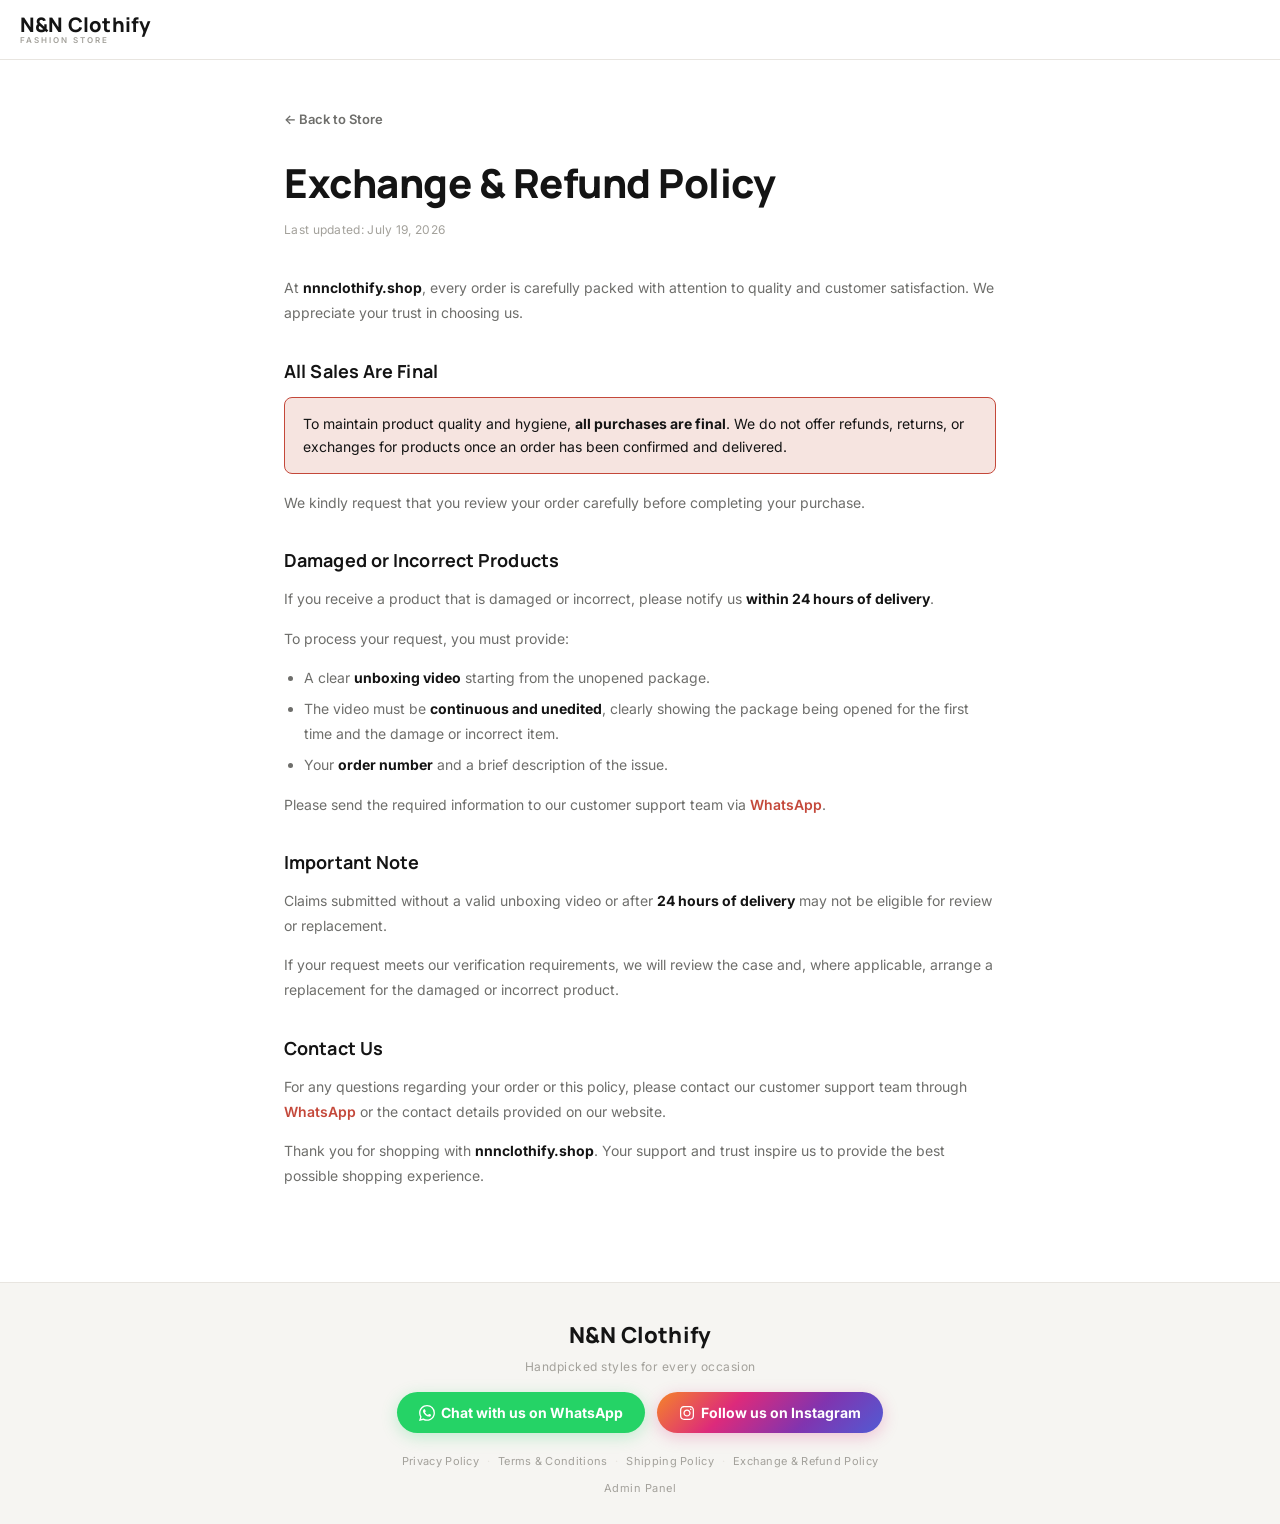
<file: exchange-refund-policy.html>
<!DOCTYPE html>
<html lang="en">
<head>
  <meta charset="UTF-8">
  <meta name="viewport" content="width=device-width, initial-scale=1.0">
  <title>Exchange &amp; Refund Policy — N&N Clothify</title>
  <meta name="description" content="Exchange and Refund Policy for N&N Clothify — our final-sale policy and damaged/incorrect item claims process.">
  <link rel="stylesheet" href="css/style.css">
  <link rel="icon" href="data:image/svg+xml,<svg xmlns='http://www.w3.org/2000/svg' viewBox='0 0 100 100'><text y='.9em' font-size='90'>👗</text></svg>">
</head>
<body>

<!-- ================================================================
     HEADER
================================================================ -->
<header>
  <div class="header-top">
    <a href="index.html" class="logo">
      <span class="logo-name" id="header-store-name">N&amp;N Clothify</span>
      <span class="logo-tag">Fashion Store</span>
    </a>
  </div>
</header>

<!-- ================================================================
     EXCHANGE & REFUND POLICY
================================================================ -->
<main class="policy-page">
  <a href="index.html" class="policy-back-link">← Back to Store</a>
  <h1 class="policy-title">Exchange &amp; Refund Policy</h1>
  <p class="policy-updated">Last updated: July 19, 2026</p>

  <div class="policy-content">
    <p>
      At <strong>nnnclothify.shop</strong>, every order is carefully packed with attention to quality and
      customer satisfaction. We appreciate your trust in choosing us.
    </p>

    <h2>All Sales Are Final</h2>
    <div class="policy-highlight">
      To maintain product quality and hygiene, <strong>all purchases are final</strong>. We do not offer
      refunds, returns, or exchanges for products once an order has been confirmed and delivered.
    </div>
    <p>We kindly request that you review your order carefully before completing your purchase.</p>

    <h2>Damaged or Incorrect Products</h2>
    <p>
      If you receive a product that is damaged or incorrect, please notify us <strong>within 24 hours of
      delivery</strong>.
    </p>
    <p>To process your request, you must provide:</p>
    <ul>
      <li>A clear <strong>unboxing video</strong> starting from the unopened package.</li>
      <li>The video must be <strong>continuous and unedited</strong>, clearly showing the package being
        opened for the first time and the damage or incorrect item.</li>
      <li>Your <strong>order number</strong> and a brief description of the issue.</li>
    </ul>
    <p>
      Please send the required information to our customer support team via
      <a id="erp-wa-link" href="https://wa.me/919325603310" target="_blank" rel="noopener">WhatsApp</a>.
    </p>

    <h2>Important Note</h2>
    <p>
      Claims submitted without a valid unboxing video or after <strong>24 hours of delivery</strong> may not
      be eligible for review or replacement.
    </p>
    <p>
      If your request meets our verification requirements, we will review the case and, where applicable,
      arrange a replacement for the damaged or incorrect product.
    </p>

    <h2>Contact Us</h2>
    <p>
      For any questions regarding your order or this policy, please contact our customer support team through
      <a id="erp-wa-link-2" href="https://wa.me/919325603310" target="_blank" rel="noopener">WhatsApp</a> or
      the contact details provided on our website.
    </p>

    <p>
      Thank you for shopping with <strong>nnnclothify.shop</strong>. Your support and trust inspire us to
      provide the best possible shopping experience.
    </p>
  </div>
</main>

<!-- ================================================================
     FOOTER
================================================================ -->
<footer>
  <div class="footer-logo" id="footer-store-name">N&amp;N Clothify</div>
  <p>Handpicked styles for every occasion</p>
  <div class="footer-social-links">
    <a class="wa-link" id="footer-wa-link" href="https://wa.me/919325603310" target="_blank" rel="noopener">
      <svg width="16" height="16" viewBox="0 0 24 24" fill="currentColor"><path d="M17.472 14.382c-.297-.149-1.758-.867-2.03-.967-.273-.099-.471-.148-.67.15-.197.297-.767.966-.94 1.164-.173.199-.347.223-.644.075-.297-.15-1.255-.463-2.39-1.475-.883-.788-1.48-1.761-1.653-2.059-.173-.297-.018-.458.13-.606.134-.133.298-.347.446-.52.149-.174.198-.298.298-.497.099-.198.05-.371-.025-.52-.075-.149-.669-1.612-.916-2.207-.242-.579-.487-.5-.669-.51-.173-.008-.371-.01-.57-.01-.198 0-.52.074-.792.372-.272.297-1.04 1.016-1.04 2.479 0 1.462 1.065 2.875 1.213 3.074.149.198 2.096 3.2 5.077 4.487.709.306 1.262.489 1.694.625.712.227 1.36.195 1.871.118.571-.085 1.758-.719 2.006-1.413.248-.694.248-1.289.173-1.413-.074-.124-.272-.198-.57-.347m-5.421 7.403h-.004a9.87 9.87 0 01-5.031-1.378l-.361-.214-3.741.982.998-3.648-.235-.374a9.86 9.86 0 01-1.51-5.26c.001-5.45 4.436-9.884 9.888-9.884 2.64 0 5.122 1.03 6.988 2.898a9.825 9.825 0 012.893 6.994c-.003 5.45-4.437 9.884-9.885 9.884m8.413-18.297A11.815 11.815 0 0012.05 0C5.495 0 .16 5.335.157 11.892c0 2.096.547 4.142 1.588 5.945L.057 24l6.305-1.654a11.882 11.882 0 005.683 1.448h.005c6.554 0 11.89-5.335 11.893-11.893a11.821 11.821 0 00-3.48-8.413z"/></svg>
      Chat with us on WhatsApp
    </a>
    <a class="ig-link" id="footer-ig-link" href="https://www.instagram.com/abayas_and_ethnic_under_budget/" target="_blank" rel="noopener">
      <svg width="16" height="16" viewBox="0 0 448 512" fill="currentColor"><path d="M224.1 141c-63.6 0-114.9 51.3-114.9 114.9s51.3 114.9 114.9 114.9S339 319.5 339 255.9 287.7 141 224.1 141zm0 189.6c-41.1 0-74.7-33.5-74.7-74.7s33.5-74.7 74.7-74.7 74.7 33.5 74.7 74.7-33.6 74.7-74.7 74.7zm146.4-194.3c0 14.9-12 26.8-26.8 26.8-14.9 0-26.8-12-26.8-26.8s12-26.8 26.8-26.8 26.8 12 26.8 26.8zm76.1 27.2c-1.7-35.9-9.9-67.7-36.2-93.9-26.2-26.2-58-34.4-93.9-36.2-37-2.1-147.9-2.1-184.9 0-35.8 1.7-67.6 9.9-93.9 36.1s-34.4 58-36.2 93.9c-2.1 37-2.1 147.9 0 184.9 1.7 35.9 9.9 67.7 36.2 93.9s58 34.4 93.9 36.2c37 2.1 147.9 2.1 184.9 0 35.9-1.7 67.7-9.9 93.9-36.2 26.2-26.2 34.4-58 36.2-93.9 2.1-37 2.1-147.8 0-184.8zM398.8 388c-7.8 19.6-22.9 34.7-42.6 42.6-29.5 11.7-99.5 9-132.1 9s-102.7 2.6-132.1-9c-19.6-7.8-34.7-22.9-42.6-42.6-11.7-29.5-9-99.5-9-132.1s-2.6-102.7 9-132.1c7.8-19.6 22.9-34.7 42.6-42.6 29.5-11.7 99.5-9 132.1-9s102.7-2.6 132.1 9c19.6 7.8 34.7 22.9 42.6 42.6 11.7 29.5 9 99.5 9 132.1s2.7 102.7-9 132.1z"/></svg>
      Follow us on Instagram
    </a>
  </div>
  <div class="footer-legal-links">
    <a href="privacy-policy.html">Privacy Policy</a>
    <span class="footer-dot">·</span>
    <a href="terms-conditions.html">Terms &amp; Conditions</a>
    <span class="footer-dot">·</span>
    <a href="shipping-policy.html">Shipping Policy</a>
    <span class="footer-dot">·</span>
    <a href="exchange-refund-policy.html">Exchange &amp; Refund Policy</a>
  </div>
  <div class="footer-admin-link"><a href="admin.html">Admin Panel</a></div>
</footer>

<script src="js/config.js"></script>
<script>
  (function () {
    try {
      var saved = localStorage.getItem('nn_settings');
      if (saved) Object.assign(STORE_CONFIG, JSON.parse(saved));
    } catch (e) { /* ignore */ }
    var storeName = STORE_CONFIG.storeName || 'N&N Clothify';
    var wa = STORE_CONFIG.whatsappNumber || '';
    document.title = 'Exchange & Refund Policy — ' + storeName;
    ['header-store-name', 'footer-store-name'].forEach(function (id) {
      var el = document.getElementById(id);
      if (el) el.textContent = storeName;
    });
    if (wa) {
      ['footer-wa-link', 'erp-wa-link', 'erp-wa-link-2'].forEach(function (id) {
        var el = document.getElementById(id);
        if (el) el.href = 'https://wa.me/' + wa;
      });
    }
    var ig = STORE_CONFIG.instagramUrl;
    var igEl = document.getElementById('footer-ig-link');
    if (igEl && ig) igEl.href = ig;
  })();
</script>
</body>
</html>
</file>
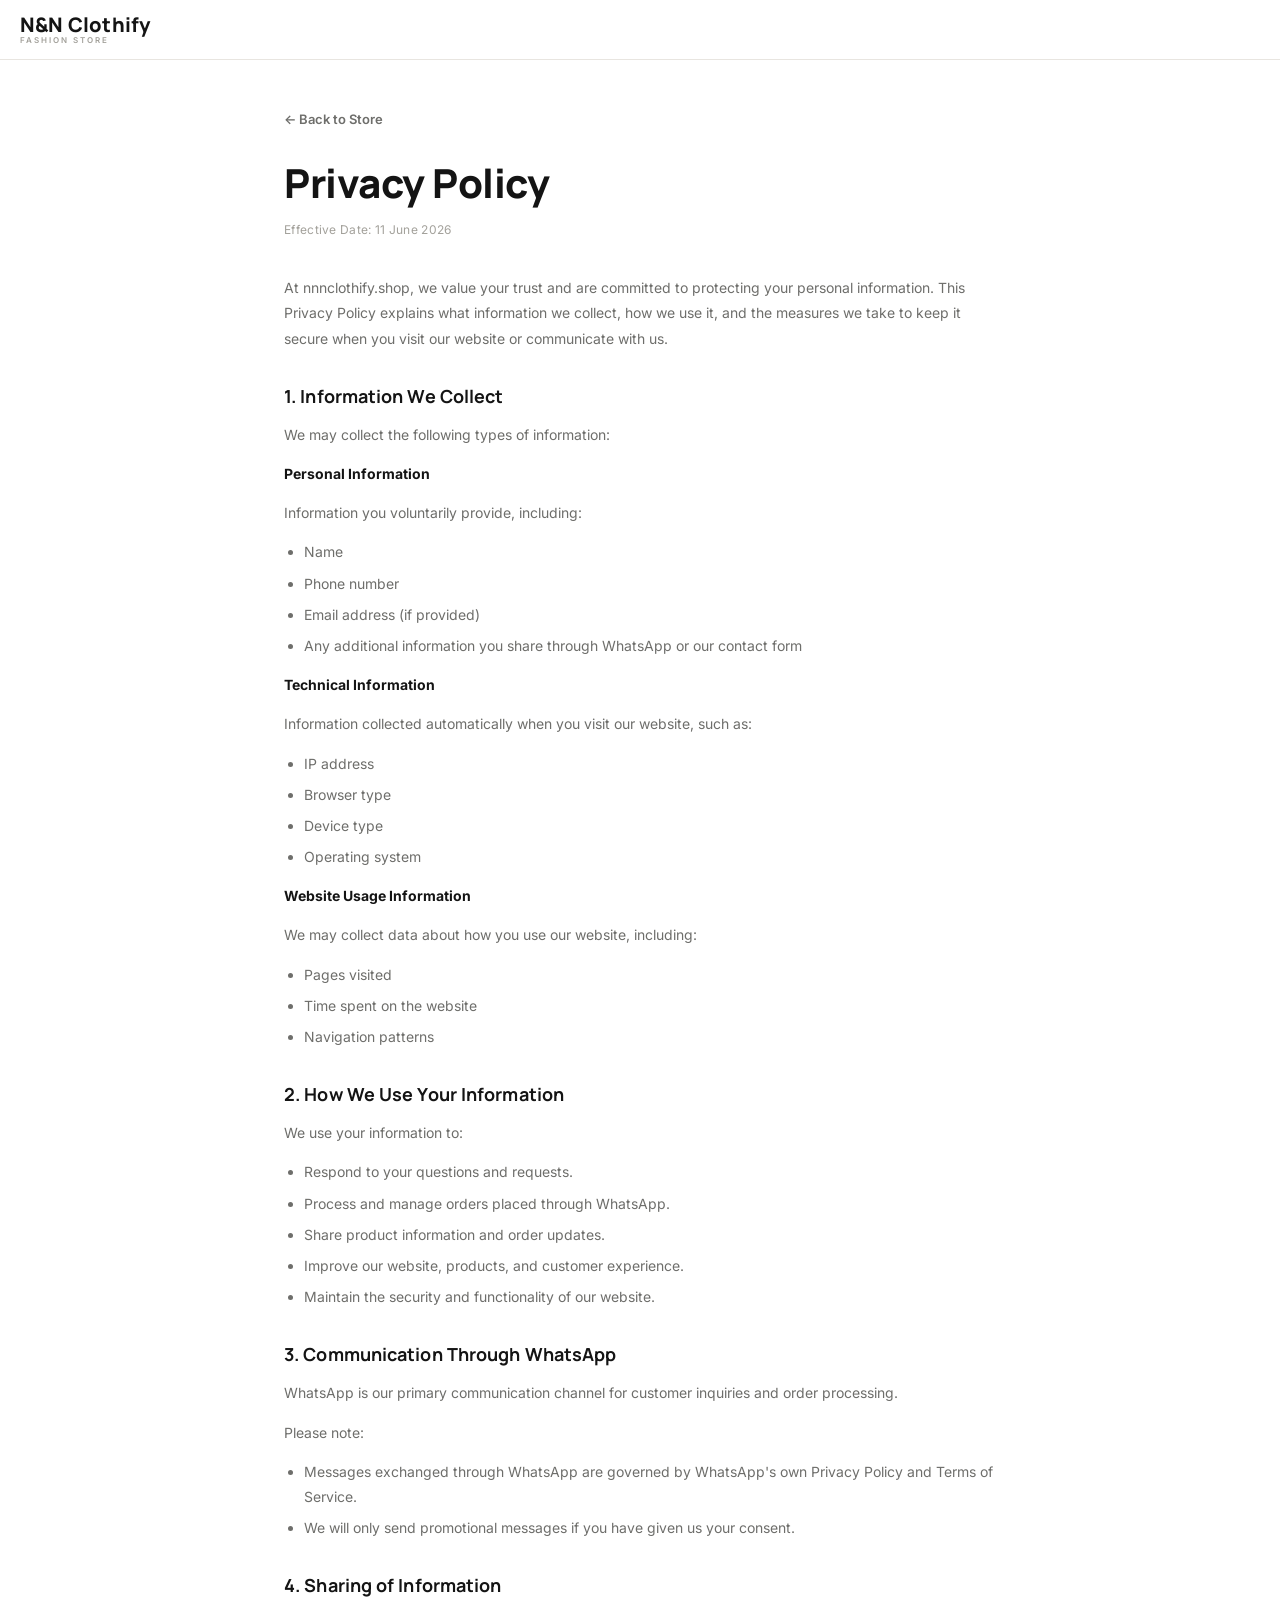
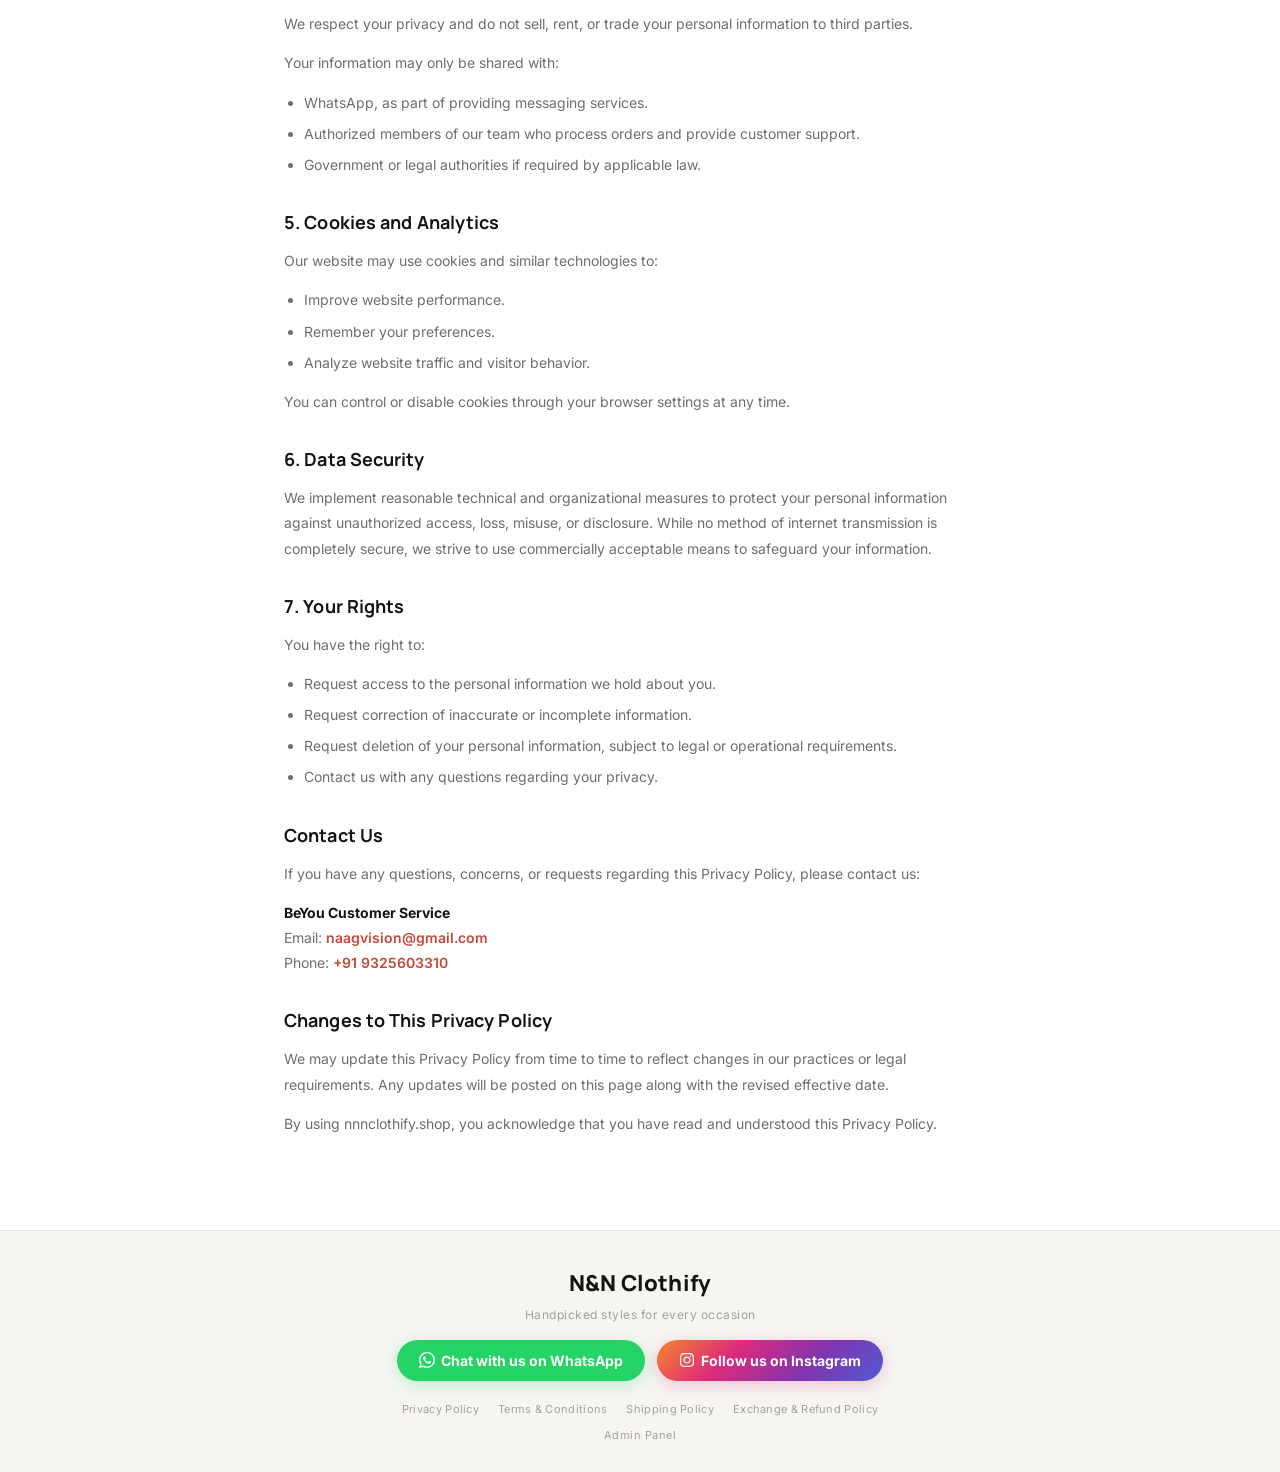
<file: privacy-policy.html>
<!DOCTYPE html>
<html lang="en">
<head>
  <meta charset="UTF-8">
  <meta name="viewport" content="width=device-width, initial-scale=1.0">
  <title>Privacy Policy — N&N Clothify</title>
  <meta name="description" content="Privacy Policy for N&N Clothify — how we collect, use, and protect your information.">
  <link rel="stylesheet" href="css/style.css">
  <link rel="icon" href="data:image/svg+xml,<svg xmlns='http://www.w3.org/2000/svg' viewBox='0 0 100 100'><text y='.9em' font-size='90'>👗</text></svg>">
</head>
<body>

<!-- ================================================================
     HEADER
================================================================ -->
<header>
  <div class="header-top">
    <a href="index.html" class="logo">
      <span class="logo-name" id="header-store-name">N&amp;N Clothify</span>
      <span class="logo-tag">Fashion Store</span>
    </a>
  </div>
</header>

<!-- ================================================================
     PRIVACY POLICY
================================================================ -->
<main class="policy-page">
  <a href="index.html" class="policy-back-link">← Back to Store</a>
  <h1 class="policy-title">Privacy Policy</h1>
  <p class="policy-updated">Effective Date: 11 June 2026</p>

  <div class="policy-content">
    <p>
      At nnnclothify.shop, we value your trust and are committed to protecting your personal information.
      This Privacy Policy explains what information we collect, how we use it, and the measures we take to
      keep it secure when you visit our website or communicate with us.
    </p>

    <h2>1. Information We Collect</h2>
    <p>We may collect the following types of information:</p>
    <p><strong>Personal Information</strong></p>
    <p>Information you voluntarily provide, including:</p>
    <ul>
      <li>Name</li>
      <li>Phone number</li>
      <li>Email address (if provided)</li>
      <li>Any additional information you share through WhatsApp or our contact form</li>
    </ul>
    <p><strong>Technical Information</strong></p>
    <p>Information collected automatically when you visit our website, such as:</p>
    <ul>
      <li>IP address</li>
      <li>Browser type</li>
      <li>Device type</li>
      <li>Operating system</li>
    </ul>
    <p><strong>Website Usage Information</strong></p>
    <p>We may collect data about how you use our website, including:</p>
    <ul>
      <li>Pages visited</li>
      <li>Time spent on the website</li>
      <li>Navigation patterns</li>
    </ul>

    <h2>2. How We Use Your Information</h2>
    <p>We use your information to:</p>
    <ul>
      <li>Respond to your questions and requests.</li>
      <li>Process and manage orders placed through WhatsApp.</li>
      <li>Share product information and order updates.</li>
      <li>Improve our website, products, and customer experience.</li>
      <li>Maintain the security and functionality of our website.</li>
    </ul>

    <h2>3. Communication Through WhatsApp</h2>
    <p>WhatsApp is our primary communication channel for customer inquiries and order processing.</p>
    <p>Please note:</p>
    <ul>
      <li>Messages exchanged through WhatsApp are governed by WhatsApp's own Privacy Policy and Terms of Service.</li>
      <li>We will only send promotional messages if you have given us your consent.</li>
    </ul>

    <h2>4. Sharing of Information</h2>
    <p>We respect your privacy and do not sell, rent, or trade your personal information to third parties.</p>
    <p>Your information may only be shared with:</p>
    <ul>
      <li>WhatsApp, as part of providing messaging services.</li>
      <li>Authorized members of our team who process orders and provide customer support.</li>
      <li>Government or legal authorities if required by applicable law.</li>
    </ul>

    <h2>5. Cookies and Analytics</h2>
    <p>Our website may use cookies and similar technologies to:</p>
    <ul>
      <li>Improve website performance.</li>
      <li>Remember your preferences.</li>
      <li>Analyze website traffic and visitor behavior.</li>
    </ul>
    <p>You can control or disable cookies through your browser settings at any time.</p>

    <h2>6. Data Security</h2>
    <p>
      We implement reasonable technical and organizational measures to protect your personal information
      against unauthorized access, loss, misuse, or disclosure. While no method of internet transmission is
      completely secure, we strive to use commercially acceptable means to safeguard your information.
    </p>

    <h2>7. Your Rights</h2>
    <p>You have the right to:</p>
    <ul>
      <li>Request access to the personal information we hold about you.</li>
      <li>Request correction of inaccurate or incomplete information.</li>
      <li>Request deletion of your personal information, subject to legal or operational requirements.</li>
      <li>Contact us with any questions regarding your privacy.</li>
    </ul>

    <h2>Contact Us</h2>
    <p>If you have any questions, concerns, or requests regarding this Privacy Policy, please contact us:</p>
    <p>
      <strong>BeYou Customer Service</strong><br>
      Email: <a href="mailto:naagvision@gmail.com">naagvision@gmail.com</a><br>
      Phone: <a id="pp-wa-link" href="https://wa.me/919325603310" target="_blank" rel="noopener">+91 9325603310</a>
    </p>

    <h2>Changes to This Privacy Policy</h2>
    <p>
      We may update this Privacy Policy from time to time to reflect changes in our practices or legal
      requirements. Any updates will be posted on this page along with the revised effective date.
    </p>

    <p>By using nnnclothify.shop, you acknowledge that you have read and understood this Privacy Policy.</p>
  </div>
</main>

<!-- ================================================================
     FOOTER
================================================================ -->
<footer>
  <div class="footer-logo" id="footer-store-name">N&amp;N Clothify</div>
  <p>Handpicked styles for every occasion</p>
  <div class="footer-social-links">
    <a class="wa-link" id="footer-wa-link" href="https://wa.me/919325603310" target="_blank" rel="noopener">
      <svg width="16" height="16" viewBox="0 0 24 24" fill="currentColor"><path d="M17.472 14.382c-.297-.149-1.758-.867-2.03-.967-.273-.099-.471-.148-.67.15-.197.297-.767.966-.94 1.164-.173.199-.347.223-.644.075-.297-.15-1.255-.463-2.39-1.475-.883-.788-1.48-1.761-1.653-2.059-.173-.297-.018-.458.13-.606.134-.133.298-.347.446-.52.149-.174.198-.298.298-.497.099-.198.05-.371-.025-.52-.075-.149-.669-1.612-.916-2.207-.242-.579-.487-.5-.669-.51-.173-.008-.371-.01-.57-.01-.198 0-.52.074-.792.372-.272.297-1.04 1.016-1.04 2.479 0 1.462 1.065 2.875 1.213 3.074.149.198 2.096 3.2 5.077 4.487.709.306 1.262.489 1.694.625.712.227 1.36.195 1.871.118.571-.085 1.758-.719 2.006-1.413.248-.694.248-1.289.173-1.413-.074-.124-.272-.198-.57-.347m-5.421 7.403h-.004a9.87 9.87 0 01-5.031-1.378l-.361-.214-3.741.982.998-3.648-.235-.374a9.86 9.86 0 01-1.51-5.26c.001-5.45 4.436-9.884 9.888-9.884 2.64 0 5.122 1.03 6.988 2.898a9.825 9.825 0 012.893 6.994c-.003 5.45-4.437 9.884-9.885 9.884m8.413-18.297A11.815 11.815 0 0012.05 0C5.495 0 .16 5.335.157 11.892c0 2.096.547 4.142 1.588 5.945L.057 24l6.305-1.654a11.882 11.882 0 005.683 1.448h.005c6.554 0 11.89-5.335 11.893-11.893a11.821 11.821 0 00-3.48-8.413z"/></svg>
      Chat with us on WhatsApp
    </a>
    <a class="ig-link" id="footer-ig-link" href="https://www.instagram.com/abayas_and_ethnic_under_budget/" target="_blank" rel="noopener">
      <svg width="16" height="16" viewBox="0 0 448 512" fill="currentColor"><path d="M224.1 141c-63.6 0-114.9 51.3-114.9 114.9s51.3 114.9 114.9 114.9S339 319.5 339 255.9 287.7 141 224.1 141zm0 189.6c-41.1 0-74.7-33.5-74.7-74.7s33.5-74.7 74.7-74.7 74.7 33.5 74.7 74.7-33.6 74.7-74.7 74.7zm146.4-194.3c0 14.9-12 26.8-26.8 26.8-14.9 0-26.8-12-26.8-26.8s12-26.8 26.8-26.8 26.8 12 26.8 26.8zm76.1 27.2c-1.7-35.9-9.9-67.7-36.2-93.9-26.2-26.2-58-34.4-93.9-36.2-37-2.1-147.9-2.1-184.9 0-35.8 1.7-67.6 9.9-93.9 36.1s-34.4 58-36.2 93.9c-2.1 37-2.1 147.9 0 184.9 1.7 35.9 9.9 67.7 36.2 93.9s58 34.4 93.9 36.2c37 2.1 147.9 2.1 184.9 0 35.9-1.7 67.7-9.9 93.9-36.2 26.2-26.2 34.4-58 36.2-93.9 2.1-37 2.1-147.8 0-184.8zM398.8 388c-7.8 19.6-22.9 34.7-42.6 42.6-29.5 11.7-99.5 9-132.1 9s-102.7 2.6-132.1-9c-19.6-7.8-34.7-22.9-42.6-42.6-11.7-29.5-9-99.5-9-132.1s-2.6-102.7 9-132.1c7.8-19.6 22.9-34.7 42.6-42.6 29.5-11.7 99.5-9 132.1-9s102.7-2.6 132.1 9c19.6 7.8 34.7 22.9 42.6 42.6 11.7 29.5 9 99.5 9 132.1s2.7 102.7-9 132.1z"/></svg>
      Follow us on Instagram
    </a>
  </div>
  <div class="footer-legal-links">
    <a href="privacy-policy.html">Privacy Policy</a>
    <span class="footer-dot">·</span>
    <a href="terms-conditions.html">Terms &amp; Conditions</a>
    <span class="footer-dot">·</span>
    <a href="shipping-policy.html">Shipping Policy</a>
    <span class="footer-dot">·</span>
    <a href="exchange-refund-policy.html">Exchange &amp; Refund Policy</a>
  </div>
  <div class="footer-admin-link"><a href="admin.html">Admin Panel</a></div>
</footer>

<script src="js/config.js"></script>
<script>
  (function () {
    try {
      var saved = localStorage.getItem('nn_settings');
      if (saved) Object.assign(STORE_CONFIG, JSON.parse(saved));
    } catch (e) { /* ignore */ }
    var storeName = STORE_CONFIG.storeName || 'N&N Clothify';
    var wa = STORE_CONFIG.whatsappNumber || '';
    document.title = 'Privacy Policy — ' + storeName;
    ['header-store-name', 'footer-store-name', 'pp-store-name'].forEach(function (id) {
      var el = document.getElementById(id);
      if (el) el.textContent = storeName;
    });
    if (wa) {
      ['footer-wa-link', 'pp-wa-link'].forEach(function (id) {
        var el = document.getElementById(id);
        if (el) el.href = 'https://wa.me/' + wa;
      });
    }
    var ig = STORE_CONFIG.instagramUrl;
    var igEl = document.getElementById('footer-ig-link');
    if (igEl && ig) igEl.href = ig;
  })();
</script>
</body>
</html>
</file>
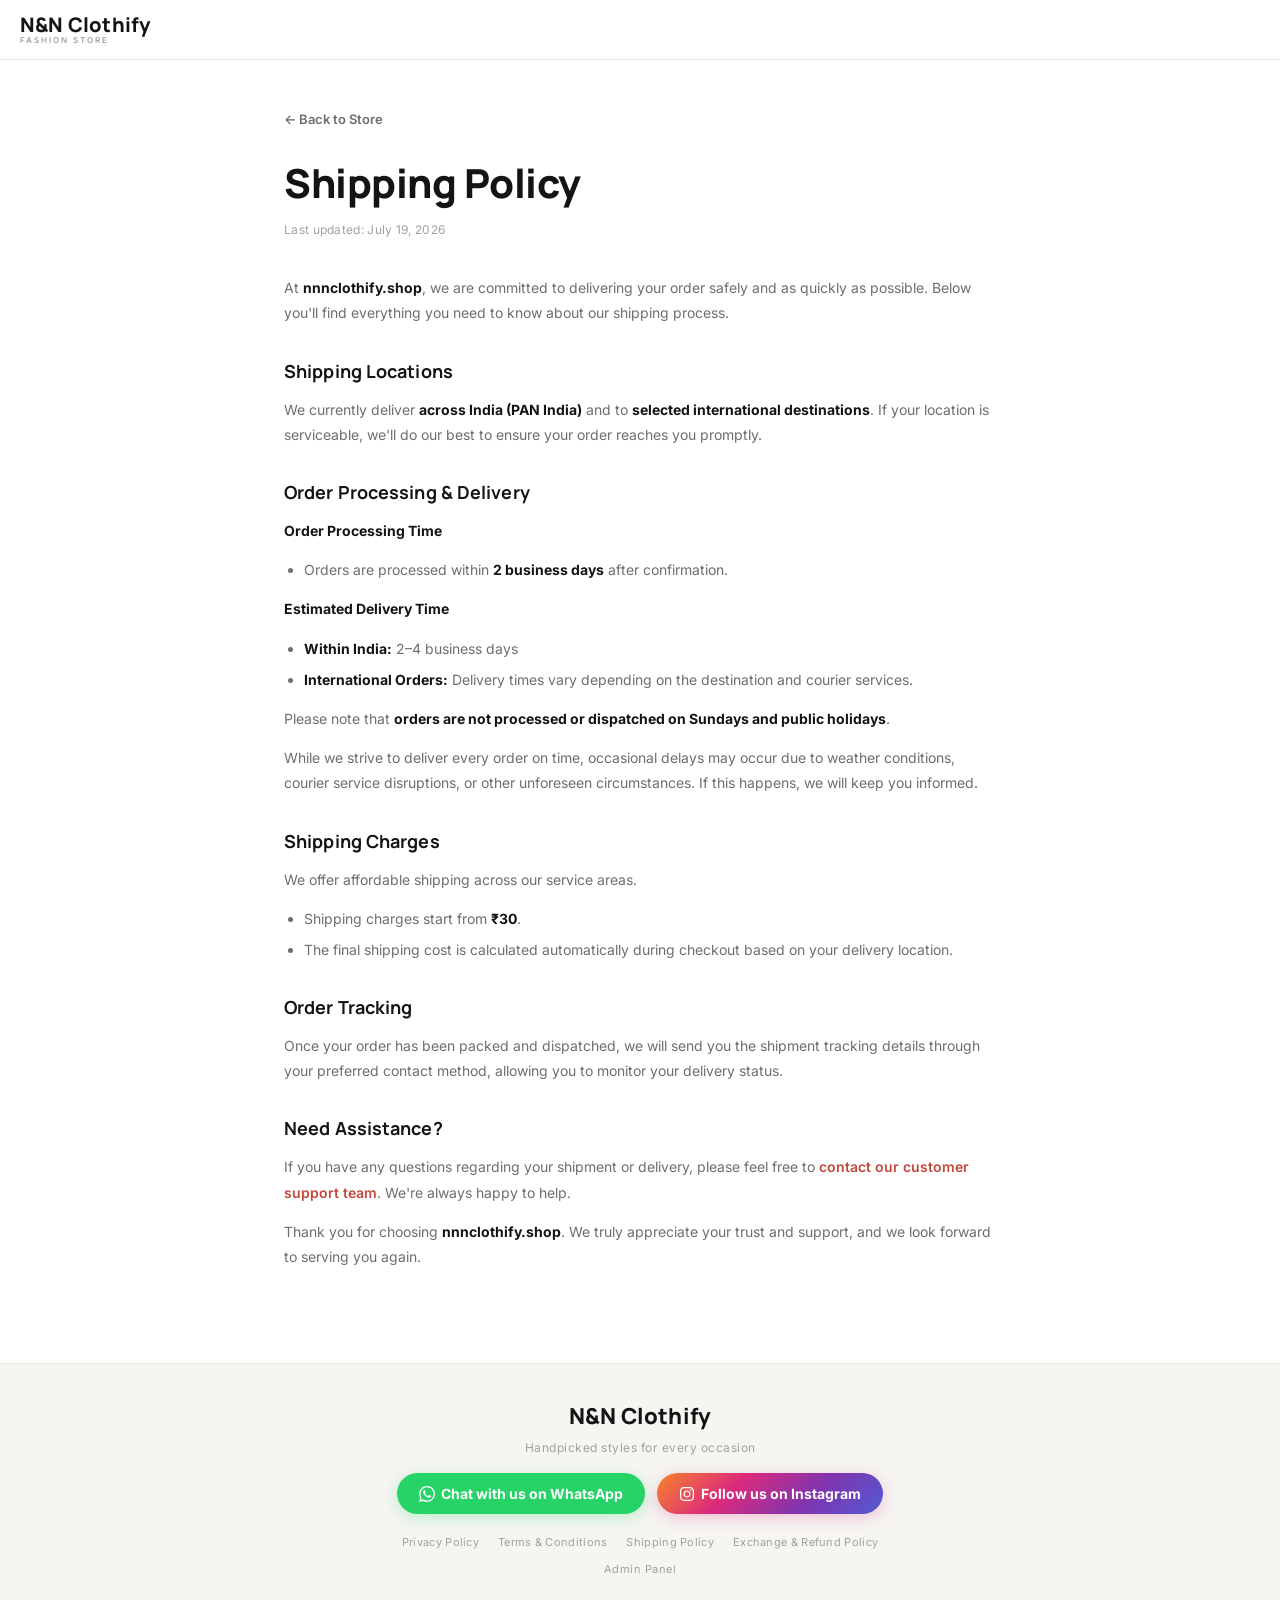
<file: shipping-policy.html>
<!DOCTYPE html>
<html lang="en">
<head>
  <meta charset="UTF-8">
  <meta name="viewport" content="width=device-width, initial-scale=1.0">
  <title>Shipping Policy — N&N Clothify</title>
  <meta name="description" content="Shipping Policy for N&N Clothify — delivery locations, processing times, and shipping charges.">
  <link rel="stylesheet" href="css/style.css">
  <link rel="icon" href="data:image/svg+xml,<svg xmlns='http://www.w3.org/2000/svg' viewBox='0 0 100 100'><text y='.9em' font-size='90'>👗</text></svg>">
</head>
<body>

<!-- ================================================================
     HEADER
================================================================ -->
<header>
  <div class="header-top">
    <a href="index.html" class="logo">
      <span class="logo-name" id="header-store-name">N&amp;N Clothify</span>
      <span class="logo-tag">Fashion Store</span>
    </a>
  </div>
</header>

<!-- ================================================================
     SHIPPING POLICY
================================================================ -->
<main class="policy-page">
  <a href="index.html" class="policy-back-link">← Back to Store</a>
  <h1 class="policy-title">Shipping Policy</h1>
  <p class="policy-updated">Last updated: July 19, 2026</p>

  <div class="policy-content">
    <p>
      At <strong>nnnclothify.shop</strong>, we are committed to delivering your order safely and as quickly
      as possible. Below you'll find everything you need to know about our shipping process.
    </p>

    <h2>Shipping Locations</h2>
    <p>
      We currently deliver <strong>across India (PAN India)</strong> and to <strong>selected international
      destinations</strong>. If your location is serviceable, we'll do our best to ensure your order reaches
      you promptly.
    </p>

    <h2>Order Processing &amp; Delivery</h2>
    <p><strong>Order Processing Time</strong></p>
    <ul>
      <li>Orders are processed within <strong>2 business days</strong> after confirmation.</li>
    </ul>
    <p><strong>Estimated Delivery Time</strong></p>
    <ul>
      <li><strong>Within India:</strong> 2–4 business days</li>
      <li><strong>International Orders:</strong> Delivery times vary depending on the destination and courier services.</li>
    </ul>
    <p>
      Please note that <strong>orders are not processed or dispatched on Sundays and public holidays</strong>.
    </p>
    <p>
      While we strive to deliver every order on time, occasional delays may occur due to weather conditions,
      courier service disruptions, or other unforeseen circumstances. If this happens, we will keep you informed.
    </p>

    <h2>Shipping Charges</h2>
    <p>We offer affordable shipping across our service areas.</p>
    <ul>
      <li>Shipping charges start from <strong>₹30</strong>.</li>
      <li>The final shipping cost is calculated automatically during checkout based on your delivery location.</li>
    </ul>

    <h2>Order Tracking</h2>
    <p>
      Once your order has been packed and dispatched, we will send you the shipment tracking details through
      your preferred contact method, allowing you to monitor your delivery status.
    </p>

    <h2>Need Assistance?</h2>
    <p>
      If you have any questions regarding your shipment or delivery, please feel free to
      <a id="sp-wa-link" href="https://wa.me/919325603310" target="_blank" rel="noopener">contact our customer support team</a>.
      We're always happy to help.
    </p>

    <p>
      Thank you for choosing <strong>nnnclothify.shop</strong>. We truly appreciate your trust and support,
      and we look forward to serving you again.
    </p>
  </div>
</main>

<!-- ================================================================
     FOOTER
================================================================ -->
<footer>
  <div class="footer-logo" id="footer-store-name">N&amp;N Clothify</div>
  <p>Handpicked styles for every occasion</p>
  <div class="footer-social-links">
    <a class="wa-link" id="footer-wa-link" href="https://wa.me/919325603310" target="_blank" rel="noopener">
      <svg width="16" height="16" viewBox="0 0 24 24" fill="currentColor"><path d="M17.472 14.382c-.297-.149-1.758-.867-2.03-.967-.273-.099-.471-.148-.67.15-.197.297-.767.966-.94 1.164-.173.199-.347.223-.644.075-.297-.15-1.255-.463-2.39-1.475-.883-.788-1.48-1.761-1.653-2.059-.173-.297-.018-.458.13-.606.134-.133.298-.347.446-.52.149-.174.198-.298.298-.497.099-.198.05-.371-.025-.52-.075-.149-.669-1.612-.916-2.207-.242-.579-.487-.5-.669-.51-.173-.008-.371-.01-.57-.01-.198 0-.52.074-.792.372-.272.297-1.04 1.016-1.04 2.479 0 1.462 1.065 2.875 1.213 3.074.149.198 2.096 3.2 5.077 4.487.709.306 1.262.489 1.694.625.712.227 1.36.195 1.871.118.571-.085 1.758-.719 2.006-1.413.248-.694.248-1.289.173-1.413-.074-.124-.272-.198-.57-.347m-5.421 7.403h-.004a9.87 9.87 0 01-5.031-1.378l-.361-.214-3.741.982.998-3.648-.235-.374a9.86 9.86 0 01-1.51-5.26c.001-5.45 4.436-9.884 9.888-9.884 2.64 0 5.122 1.03 6.988 2.898a9.825 9.825 0 012.893 6.994c-.003 5.45-4.437 9.884-9.885 9.884m8.413-18.297A11.815 11.815 0 0012.05 0C5.495 0 .16 5.335.157 11.892c0 2.096.547 4.142 1.588 5.945L.057 24l6.305-1.654a11.882 11.882 0 005.683 1.448h.005c6.554 0 11.89-5.335 11.893-11.893a11.821 11.821 0 00-3.48-8.413z"/></svg>
      Chat with us on WhatsApp
    </a>
    <a class="ig-link" id="footer-ig-link" href="https://www.instagram.com/abayas_and_ethnic_under_budget/" target="_blank" rel="noopener">
      <svg width="16" height="16" viewBox="0 0 448 512" fill="currentColor"><path d="M224.1 141c-63.6 0-114.9 51.3-114.9 114.9s51.3 114.9 114.9 114.9S339 319.5 339 255.9 287.7 141 224.1 141zm0 189.6c-41.1 0-74.7-33.5-74.7-74.7s33.5-74.7 74.7-74.7 74.7 33.5 74.7 74.7-33.6 74.7-74.7 74.7zm146.4-194.3c0 14.9-12 26.8-26.8 26.8-14.9 0-26.8-12-26.8-26.8s12-26.8 26.8-26.8 26.8 12 26.8 26.8zm76.1 27.2c-1.7-35.9-9.9-67.7-36.2-93.9-26.2-26.2-58-34.4-93.9-36.2-37-2.1-147.9-2.1-184.9 0-35.8 1.7-67.6 9.9-93.9 36.1s-34.4 58-36.2 93.9c-2.1 37-2.1 147.9 0 184.9 1.7 35.9 9.9 67.7 36.2 93.9s58 34.4 93.9 36.2c37 2.1 147.9 2.1 184.9 0 35.9-1.7 67.7-9.9 93.9-36.2 26.2-26.2 34.4-58 36.2-93.9 2.1-37 2.1-147.8 0-184.8zM398.8 388c-7.8 19.6-22.9 34.7-42.6 42.6-29.5 11.7-99.5 9-132.1 9s-102.7 2.6-132.1-9c-19.6-7.8-34.7-22.9-42.6-42.6-11.7-29.5-9-99.5-9-132.1s-2.6-102.7 9-132.1c7.8-19.6 22.9-34.7 42.6-42.6 29.5-11.7 99.5-9 132.1-9s102.7-2.6 132.1 9c19.6 7.8 34.7 22.9 42.6 42.6 11.7 29.5 9 99.5 9 132.1s2.7 102.7-9 132.1z"/></svg>
      Follow us on Instagram
    </a>
  </div>
  <div class="footer-legal-links">
    <a href="privacy-policy.html">Privacy Policy</a>
    <span class="footer-dot">·</span>
    <a href="terms-conditions.html">Terms &amp; Conditions</a>
    <span class="footer-dot">·</span>
    <a href="shipping-policy.html">Shipping Policy</a>
    <span class="footer-dot">·</span>
    <a href="exchange-refund-policy.html">Exchange &amp; Refund Policy</a>
  </div>
  <div class="footer-admin-link"><a href="admin.html">Admin Panel</a></div>
</footer>

<script src="js/config.js"></script>
<script>
  (function () {
    try {
      var saved = localStorage.getItem('nn_settings');
      if (saved) Object.assign(STORE_CONFIG, JSON.parse(saved));
    } catch (e) { /* ignore */ }
    var storeName = STORE_CONFIG.storeName || 'N&N Clothify';
    var wa = STORE_CONFIG.whatsappNumber || '';
    document.title = 'Shipping Policy — ' + storeName;
    ['header-store-name', 'footer-store-name'].forEach(function (id) {
      var el = document.getElementById(id);
      if (el) el.textContent = storeName;
    });
    if (wa) {
      ['footer-wa-link', 'sp-wa-link'].forEach(function (id) {
        var el = document.getElementById(id);
        if (el) el.href = 'https://wa.me/' + wa;
      });
    }
    var ig = STORE_CONFIG.instagramUrl;
    var igEl = document.getElementById('footer-ig-link');
    if (igEl && ig) igEl.href = ig;
  })();
</script>
</body>
</html>
</file>
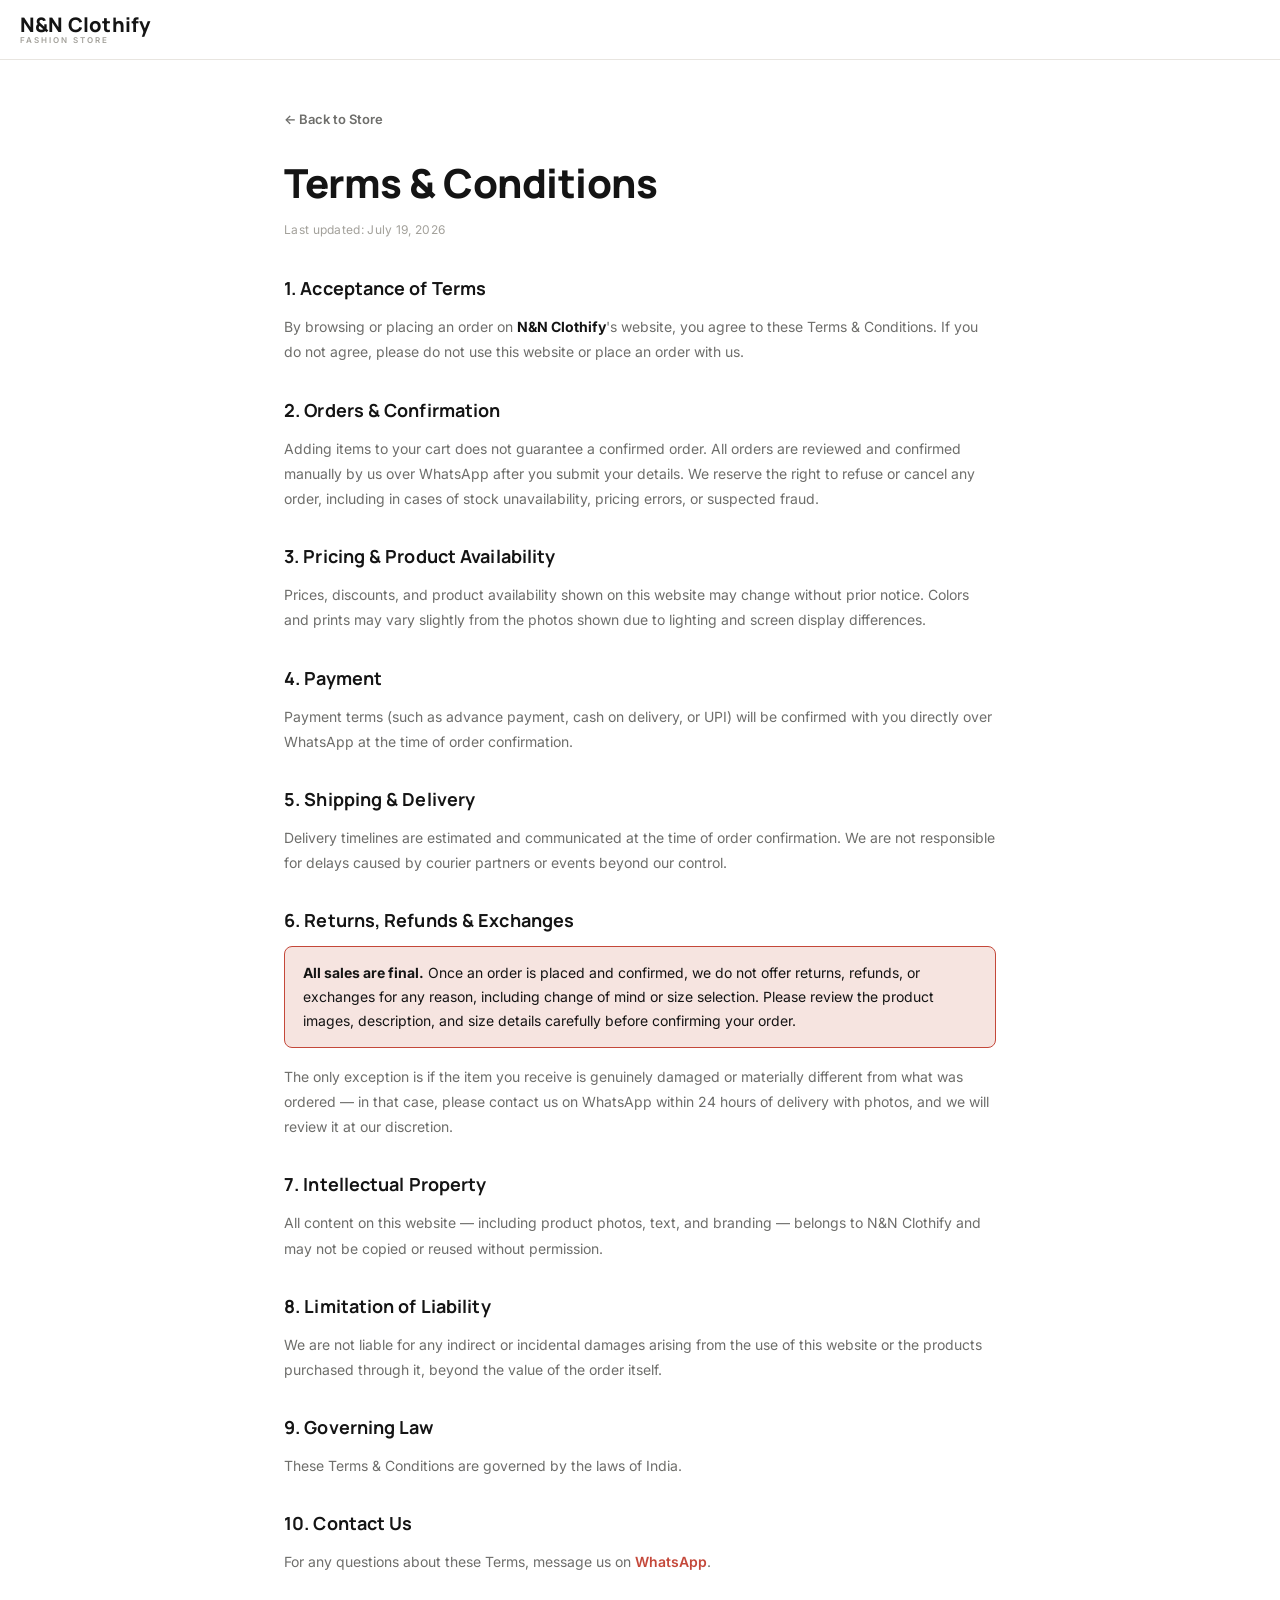
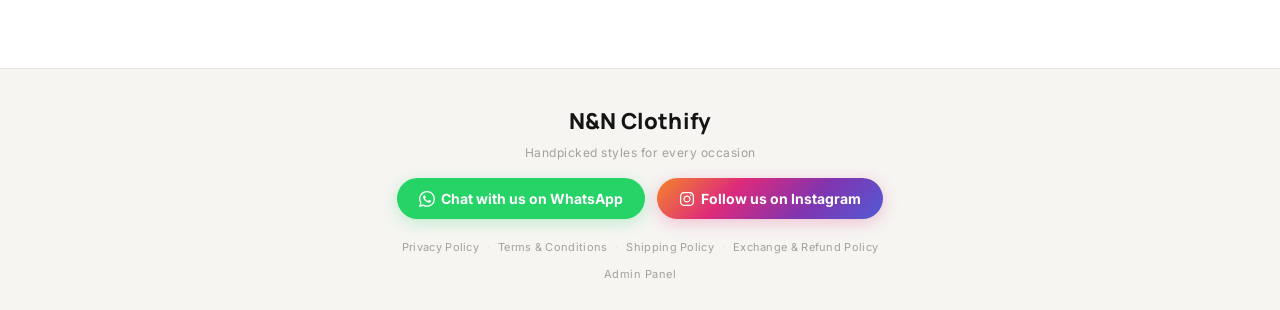
<file: terms-conditions.html>
<!DOCTYPE html>
<html lang="en">
<head>
  <meta charset="UTF-8">
  <meta name="viewport" content="width=device-width, initial-scale=1.0">
  <title>Terms &amp; Conditions — N&N Clothify</title>
  <meta name="description" content="Terms and Conditions for shopping with N&N Clothify.">
  <link rel="stylesheet" href="css/style.css">
  <link rel="icon" href="data:image/svg+xml,<svg xmlns='http://www.w3.org/2000/svg' viewBox='0 0 100 100'><text y='.9em' font-size='90'>👗</text></svg>">
</head>
<body>

<!-- ================================================================
     HEADER
================================================================ -->
<header>
  <div class="header-top">
    <a href="index.html" class="logo">
      <span class="logo-name" id="header-store-name">N&amp;N Clothify</span>
      <span class="logo-tag">Fashion Store</span>
    </a>
  </div>
</header>

<!-- ================================================================
     TERMS & CONDITIONS
================================================================ -->
<main class="policy-page">
  <a href="index.html" class="policy-back-link">← Back to Store</a>
  <h1 class="policy-title">Terms &amp; Conditions</h1>
  <p class="policy-updated">Last updated: July 19, 2026</p>

  <div class="policy-content">
    <h2>1. Acceptance of Terms</h2>
    <p>
      By browsing or placing an order on <strong id="tc-store-name">N&amp;N Clothify</strong>'s website, you
      agree to these Terms &amp; Conditions. If you do not agree, please do not use this website or place an
      order with us.
    </p>

    <h2>2. Orders &amp; Confirmation</h2>
    <p>
      Adding items to your cart does not guarantee a confirmed order. All orders are reviewed and confirmed
      manually by us over WhatsApp after you submit your details. We reserve the right to refuse or cancel any
      order, including in cases of stock unavailability, pricing errors, or suspected fraud.
    </p>

    <h2>3. Pricing &amp; Product Availability</h2>
    <p>
      Prices, discounts, and product availability shown on this website may change without prior notice.
      Colors and prints may vary slightly from the photos shown due to lighting and screen display differences.
    </p>

    <h2>4. Payment</h2>
    <p>
      Payment terms (such as advance payment, cash on delivery, or UPI) will be confirmed with you directly
      over WhatsApp at the time of order confirmation.
    </p>

    <h2>5. Shipping &amp; Delivery</h2>
    <p>
      Delivery timelines are estimated and communicated at the time of order confirmation. We are not
      responsible for delays caused by courier partners or events beyond our control.
    </p>

    <h2>6. Returns, Refunds &amp; Exchanges</h2>
    <div class="policy-highlight">
      <strong>All sales are final.</strong> Once an order is placed and confirmed, we do not offer returns,
      refunds, or exchanges for any reason, including change of mind or size selection. Please review the
      product images, description, and size details carefully before confirming your order.
    </div>
    <p>
      The only exception is if the item you receive is genuinely damaged or materially different from what was
      ordered — in that case, please contact us on WhatsApp within 24 hours of delivery with photos, and we will
      review it at our discretion.
    </p>

    <h2>7. Intellectual Property</h2>
    <p>
      All content on this website — including product photos, text, and branding — belongs to
      <span id="tc-store-name-2">N&amp;N Clothify</span> and may not be copied or reused without permission.
    </p>

    <h2>8. Limitation of Liability</h2>
    <p>
      We are not liable for any indirect or incidental damages arising from the use of this website or the
      products purchased through it, beyond the value of the order itself.
    </p>

    <h2>9. Governing Law</h2>
    <p>These Terms &amp; Conditions are governed by the laws of India.</p>

    <h2>10. Contact Us</h2>
    <p>
      For any questions about these Terms, message us on
      <a id="tc-wa-link" href="https://wa.me/919325603310" target="_blank" rel="noopener">WhatsApp</a>.
    </p>
  </div>
</main>

<!-- ================================================================
     FOOTER
================================================================ -->
<footer>
  <div class="footer-logo" id="footer-store-name">N&amp;N Clothify</div>
  <p>Handpicked styles for every occasion</p>
  <div class="footer-social-links">
    <a class="wa-link" id="footer-wa-link" href="https://wa.me/919325603310" target="_blank" rel="noopener">
      <svg width="16" height="16" viewBox="0 0 24 24" fill="currentColor"><path d="M17.472 14.382c-.297-.149-1.758-.867-2.03-.967-.273-.099-.471-.148-.67.15-.197.297-.767.966-.94 1.164-.173.199-.347.223-.644.075-.297-.15-1.255-.463-2.39-1.475-.883-.788-1.48-1.761-1.653-2.059-.173-.297-.018-.458.13-.606.134-.133.298-.347.446-.52.149-.174.198-.298.298-.497.099-.198.05-.371-.025-.52-.075-.149-.669-1.612-.916-2.207-.242-.579-.487-.5-.669-.51-.173-.008-.371-.01-.57-.01-.198 0-.52.074-.792.372-.272.297-1.04 1.016-1.04 2.479 0 1.462 1.065 2.875 1.213 3.074.149.198 2.096 3.2 5.077 4.487.709.306 1.262.489 1.694.625.712.227 1.36.195 1.871.118.571-.085 1.758-.719 2.006-1.413.248-.694.248-1.289.173-1.413-.074-.124-.272-.198-.57-.347m-5.421 7.403h-.004a9.87 9.87 0 01-5.031-1.378l-.361-.214-3.741.982.998-3.648-.235-.374a9.86 9.86 0 01-1.51-5.26c.001-5.45 4.436-9.884 9.888-9.884 2.64 0 5.122 1.03 6.988 2.898a9.825 9.825 0 012.893 6.994c-.003 5.45-4.437 9.884-9.885 9.884m8.413-18.297A11.815 11.815 0 0012.05 0C5.495 0 .16 5.335.157 11.892c0 2.096.547 4.142 1.588 5.945L.057 24l6.305-1.654a11.882 11.882 0 005.683 1.448h.005c6.554 0 11.89-5.335 11.893-11.893a11.821 11.821 0 00-3.48-8.413z"/></svg>
      Chat with us on WhatsApp
    </a>
    <a class="ig-link" id="footer-ig-link" href="https://www.instagram.com/abayas_and_ethnic_under_budget/" target="_blank" rel="noopener">
      <svg width="16" height="16" viewBox="0 0 448 512" fill="currentColor"><path d="M224.1 141c-63.6 0-114.9 51.3-114.9 114.9s51.3 114.9 114.9 114.9S339 319.5 339 255.9 287.7 141 224.1 141zm0 189.6c-41.1 0-74.7-33.5-74.7-74.7s33.5-74.7 74.7-74.7 74.7 33.5 74.7 74.7-33.6 74.7-74.7 74.7zm146.4-194.3c0 14.9-12 26.8-26.8 26.8-14.9 0-26.8-12-26.8-26.8s12-26.8 26.8-26.8 26.8 12 26.8 26.8zm76.1 27.2c-1.7-35.9-9.9-67.7-36.2-93.9-26.2-26.2-58-34.4-93.9-36.2-37-2.1-147.9-2.1-184.9 0-35.8 1.7-67.6 9.9-93.9 36.1s-34.4 58-36.2 93.9c-2.1 37-2.1 147.9 0 184.9 1.7 35.9 9.9 67.7 36.2 93.9s58 34.4 93.9 36.2c37 2.1 147.9 2.1 184.9 0 35.9-1.7 67.7-9.9 93.9-36.2 26.2-26.2 34.4-58 36.2-93.9 2.1-37 2.1-147.8 0-184.8zM398.8 388c-7.8 19.6-22.9 34.7-42.6 42.6-29.5 11.7-99.5 9-132.1 9s-102.7 2.6-132.1-9c-19.6-7.8-34.7-22.9-42.6-42.6-11.7-29.5-9-99.5-9-132.1s-2.6-102.7 9-132.1c7.8-19.6 22.9-34.7 42.6-42.6 29.5-11.7 99.5-9 132.1-9s102.7-2.6 132.1 9c19.6 7.8 34.7 22.9 42.6 42.6 11.7 29.5 9 99.5 9 132.1s2.7 102.7-9 132.1z"/></svg>
      Follow us on Instagram
    </a>
  </div>
  <div class="footer-legal-links">
    <a href="privacy-policy.html">Privacy Policy</a>
    <span class="footer-dot">·</span>
    <a href="terms-conditions.html">Terms &amp; Conditions</a>
    <span class="footer-dot">·</span>
    <a href="shipping-policy.html">Shipping Policy</a>
    <span class="footer-dot">·</span>
    <a href="exchange-refund-policy.html">Exchange &amp; Refund Policy</a>
  </div>
  <div class="footer-admin-link"><a href="admin.html">Admin Panel</a></div>
</footer>

<script src="js/config.js"></script>
<script>
  (function () {
    try {
      var saved = localStorage.getItem('nn_settings');
      if (saved) Object.assign(STORE_CONFIG, JSON.parse(saved));
    } catch (e) { /* ignore */ }
    var storeName = STORE_CONFIG.storeName || 'N&N Clothify';
    var wa = STORE_CONFIG.whatsappNumber || '';
    document.title = 'Terms & Conditions — ' + storeName;
    ['header-store-name', 'footer-store-name', 'tc-store-name', 'tc-store-name-2'].forEach(function (id) {
      var el = document.getElementById(id);
      if (el) el.textContent = storeName;
    });
    if (wa) {
      ['footer-wa-link', 'tc-wa-link'].forEach(function (id) {
        var el = document.getElementById(id);
        if (el) el.href = 'https://wa.me/' + wa;
      });
    }
    var ig = STORE_CONFIG.instagramUrl;
    var igEl = document.getElementById('footer-ig-link');
    if (igEl && ig) igEl.href = ig;
  })();
</script>
</body>
</html>
</file>
<file: css/style.css>
/* ================================================================
   N&N CLOTHIFY — Clean Editorial Theme (LAAM-inspired)
   Fonts: Manrope (display) + Inter (body)
   ================================================================ */

@import url('https://fonts.googleapis.com/css2?family=Manrope:wght@500;600;700;800&family=Inter:wght@400;500;600;700&display=swap');

/* ---- Tokens ---- */
:root {
  /* Ink (text) */
  --ink:           #141414;
  --ink-mid:       #6E6E6B;
  --ink-dim:       #A3A19B;
  --ink-btn-hover: #2B2B2B;

  /* Surfaces */
  --paper:         #FFFFFF;
  --paper-alt:     #F6F5F2;
  --line:          #E8E5E0;
  --line-soft:     #F0EEE9;

  /* Accent (terracotta/rust) */
  --accent:        #C4483A;
  --accent-dark:   #A63A2E;
  --accent-soft:   #F6E4E0;

  /* Category palette */
  --teal:          #2F5D62;
  --mustard:       #C79A3D;

  /* Semantic */
  --wa-green:      #25D366;
  --wa-green-dark: #1EBD5C;
  --red:           #D64545;
  --green:         #1E9E5A;

  /* Elevation */
  --shadow-sm:     0 1px 2px rgba(20,20,20,0.04), 0 2px 8px rgba(20,20,20,0.04);
  --shadow-md:     0 6px 20px rgba(20,20,20,0.08);
  --shadow-lg:     0 20px 56px rgba(20,20,20,0.14);
  --shadow-hover:  0 14px 34px rgba(20,20,20,0.10);

  /* Shape */
  --radius:        8px;
  --radius-lg:     16px;
  --radius-full:   100px;

  /* Type */
  --font-display:  'Manrope', system-ui, sans-serif;
  --font-body:     'Inter', system-ui, sans-serif;

  --transition:    0.2s ease;
}

/* ---- Reset ---- */
*, *::before, *::after { box-sizing: border-box; margin: 0; padding: 0; }
html { scroll-behavior: smooth; }
body {
  font-family: var(--font-body);
  background: var(--paper);
  color: var(--ink);
  font-size: 14px;
  line-height: 1.5;
  -webkit-font-smoothing: antialiased;
}
img { display: block; max-width: 100%; }
button { cursor: pointer; font-family: inherit; border: none; background: none; }
a { text-decoration: none; color: inherit; }

/* ================================================================
   HEADER
   ================================================================ */
header {
  background: var(--paper);
  border-bottom: 1px solid var(--line);
  position: sticky;
  top: 0;
  z-index: 100;
}

.header-top {
  display: flex;
  align-items: center;
  gap: 12px;
  padding: 14px 20px;
}

.logo { flex-shrink: 0; line-height: 1.1; }
.logo-name {
  font-family: var(--font-display);
  font-size: 20px;
  font-weight: 800;
  color: var(--ink);
  letter-spacing: 0.2px;
}
.logo-tag {
  display: block;
  font-size: 8px;
  font-weight: 600;
  color: var(--ink-dim);
  letter-spacing: 2px;
  text-transform: uppercase;
}

.header-search { flex: 1; position: relative; }
.header-search input {
  width: 100%;
  padding: 10px 16px;
  border-radius: var(--radius-full);
  border: 1px solid var(--line);
  background: var(--paper-alt);
  color: var(--ink);
  font-family: var(--font-body);
  font-size: 13px;
  outline: none;
  transition: border-color var(--transition), background var(--transition);
}
.header-search input::placeholder { color: var(--ink-dim); }
.header-search input:focus {
  border-color: var(--ink);
  background: var(--paper);
  box-shadow: 0 0 0 2px var(--line);
}

.cart-btn {
  position: relative;
  background: var(--ink);
  color: #FFFFFF;
  width: 42px;
  height: 42px;
  border-radius: var(--radius-full);
  display: flex;
  align-items: center;
  justify-content: center;
  font-size: 18px;
  flex-shrink: 0;
  transition: all var(--transition);
}
.cart-btn:hover { background: var(--ink-btn-hover); transform: scale(1.06); }
.cart-count {
  display: none;
  position: absolute;
  top: -4px;
  right: -4px;
  background: var(--accent);
  color: #FFFFFF;
  width: 18px;
  height: 18px;
  border-radius: 50%;
  font-size: 10px;
  font-weight: 800;
  font-family: var(--font-display);
  align-items: center;
  justify-content: center;
  border: 2px solid var(--paper);
}

/* ================================================================
   HERO BANNER
   ================================================================ */
.hero {
  background: var(--paper-alt);
  padding: 42px 20px 48px;
  position: relative;
  overflow: hidden;
  border-bottom: 1px solid var(--line);
}
.hero::before {
  content: '';
  position: absolute;
  width: 400px;
  height: 400px;
  background: radial-gradient(circle, rgba(196,72,58,0.08) 0%, transparent 70%);
  top: -120px;
  right: -80px;
  pointer-events: none;
}
.hero::after {
  content: '';
  position: absolute;
  width: 250px;
  height: 250px;
  background: radial-gradient(circle, rgba(47,93,98,0.08) 0%, transparent 70%);
  bottom: -80px;
  left: 20px;
  pointer-events: none;
}

.hero-inner { position: relative; max-width: 520px; }

.hero-eyebrow {
  display: inline-flex;
  align-items: center;
  gap: 6px;
  background: var(--paper);
  border: 1px solid var(--line);
  color: var(--accent);
  font-family: var(--font-body);
  font-size: 10px;
  font-weight: 700;
  letter-spacing: 2px;
  text-transform: uppercase;
  padding: 5px 14px;
  border-radius: var(--radius-full);
  margin-bottom: 16px;
}
.hero-title {
  font-family: var(--font-display);
  font-size: clamp(28px, 7vw, 52px);
  font-weight: 800;
  color: var(--ink);
  line-height: 1.15;
  margin-bottom: 14px;
  letter-spacing: -0.5px;
}
.hero-title em {
  font-style: normal;
  color: var(--accent);
}
.hero-sub {
  color: var(--ink-mid);
  font-family: var(--font-body);
  font-size: 14px;
  margin-bottom: 28px;
  line-height: 1.7;
  font-weight: 400;
}
.hero-actions { display: flex; gap: 12px; flex-wrap: wrap; }

.hero-btn-primary {
  display: inline-flex;
  align-items: center;
  gap: 6px;
  background: var(--ink);
  color: #FFFFFF;
  padding: 13px 28px;
  border-radius: var(--radius);
  font-family: var(--font-display);
  font-size: 13px;
  font-weight: 700;
  letter-spacing: 0.3px;
  transition: all var(--transition);
}
.hero-btn-primary:hover {
  background: var(--ink-btn-hover);
  transform: translateY(-2px);
  box-shadow: var(--shadow-md);
}
.hero-btn-secondary {
  display: inline-flex;
  align-items: center;
  gap: 6px;
  background: var(--paper);
  color: var(--ink);
  border: 1.5px solid var(--line);
  padding: 12px 22px;
  border-radius: var(--radius);
  font-family: var(--font-body);
  font-size: 14px;
  font-weight: 600;
  transition: all var(--transition);
}
.hero-btn-secondary:hover { border-color: var(--ink); }

.hero-badges {
  position: absolute;
  right: 0;
  top: 0;
  display: flex;
  flex-direction: column;
  gap: 10px;
  align-items: flex-end;
}
.hero-badge-pill {
  background: var(--paper);
  border: 1px solid var(--line);
  border-radius: var(--radius-full);
  padding: 10px 16px;
  display: flex;
  align-items: center;
  gap: 10px;
  color: var(--ink);
  box-shadow: var(--shadow-sm);
}
.hero-badge-pill .badge-num {
  font-family: var(--font-display);
  font-size: 18px;
  font-weight: 800;
  color: var(--ink);
}
.hero-badge-pill .badge-label {
  font-size: 10px;
  font-weight: 500;
  color: var(--ink-mid);
  line-height: 1.3;
}

/* ================================================================
   BANNER CAROUSEL
   ================================================================ */
.banner-carousel {
  position: relative;
  max-width: 1200px;
  margin: 16px auto 0;
  padding: 0 20px;
}
.banner-viewport {
  overflow: hidden;
  border-radius: var(--radius-lg);
}
.banner-track {
  display: flex;
  transition: transform 0.5s ease;
}
.banner-slide {
  flex: 0 0 100%;
  display: flex;
  align-items: center;
  gap: 20px;
  padding: 28px 28px;
  border-radius: var(--radius-lg);
  min-height: 220px;
  box-shadow: var(--shadow-md);
  cursor: pointer;
}
.banner-slide-icon {
  font-size: 48px;
  flex-shrink: 0;
  filter: drop-shadow(0 4px 10px rgba(0,0,0,0.15));
}
.banner-slide-body { color: #FFFFFF; position: relative; z-index: 2; }

/* ---- Image banners ---- */
.banner-slide.has-image {
  position: relative;
  padding: 0;
  aspect-ratio: 4 / 3;
  min-height: 320px;
  overflow: hidden;
  align-items: flex-end;
}
.banner-slide-img {
  position: absolute;
  inset: 0;
  width: 100%;
  height: 100%;
  object-fit: cover;
}
.banner-slide-scrim {
  position: absolute;
  inset: 0;
  background: linear-gradient(0deg, rgba(0,0,0,0.65) 0%, rgba(0,0,0,0.15) 45%, transparent 70%);
}
.banner-slide.has-image .banner-slide-body {
  padding: 28px 28px;
  width: 100%;
}
@media (min-width: 601px) {
  .banner-slide.has-image { aspect-ratio: 21 / 9; min-height: 440px; }
  .banner-slide.has-image .banner-slide-body { padding: 36px 36px 36px 72px; }
  .banner-slide-icon { font-size: 64px; }
}
@media (min-width: 1024px) {
  .banner-slide.has-image { min-height: 520px; }
}
.banner-eyebrow {
  display: inline-block;
  font-family: var(--font-body);
  font-size: 11px;
  font-weight: 700;
  letter-spacing: 1.5px;
  text-transform: uppercase;
  color: rgba(255,255,255,0.85);
  margin-bottom: 8px;
}
.banner-title {
  font-family: var(--font-display);
  font-size: clamp(20px, 4.5vw, 38px);
  font-weight: 800;
  line-height: 1.2;
  margin-bottom: 10px;
}
.banner-sub {
  font-family: var(--font-body);
  font-size: clamp(13px, 1.6vw, 16px);
  color: rgba(255,255,255,0.9);
  margin-bottom: 18px;
  max-width: 460px;
  line-height: 1.5;
}
.banner-cta {
  display: inline-flex;
  align-items: center;
  gap: 6px;
  background: #FFFFFF;
  color: var(--ink);
  padding: 12px 24px;
  border-radius: var(--radius);
  font-family: var(--font-display);
  font-size: 13px;
  font-weight: 700;
  letter-spacing: 0.3px;
  transition: transform var(--transition);
}
.banner-cta:hover { transform: translateY(-2px); }

.banner-nav {
  position: absolute;
  top: 50%;
  transform: translateY(-50%);
  width: 34px;
  height: 34px;
  border-radius: 50%;
  border: none;
  background: rgba(255,255,255,0.9);
  color: var(--ink);
  font-size: 20px;
  line-height: 1;
  cursor: pointer;
  display: flex;
  align-items: center;
  justify-content: center;
  box-shadow: var(--shadow-sm);
  transition: background var(--transition);
  z-index: 2;
}
.banner-nav:hover { background: #FFFFFF; }
.banner-prev { left: 30px; }
.banner-next { right: 30px; }

.banner-dots {
  display: flex;
  justify-content: center;
  gap: 6px;
  margin-top: 12px;
}
.banner-dot {
  width: 7px;
  height: 7px;
  border-radius: 50%;
  border: none;
  background: var(--line);
  cursor: pointer;
  padding: 0;
  transition: background var(--transition), width var(--transition);
}
.banner-dot.active {
  background: var(--ink);
  width: 18px;
  border-radius: var(--radius-full);
}

@media (max-width: 600px) {
  .banner-slide:not(.has-image) { flex-direction: column; align-items: flex-start; text-align: left; padding: 22px 20px; }
  .banner-slide-icon { font-size: 36px; }
  .banner-nav { display: none; }
}

/* ================================================================
   PROMO STRIPS
   ================================================================ */
.promo-strips {
  display: grid;
  grid-template-columns: repeat(3, 1fr);
  gap: 10px;
  padding: 16px 16px 8px;
  max-width: 1200px;
  margin: 0 auto;
}
.promo-chip {
  background: var(--paper);
  border: 1px solid var(--line);
  border-radius: var(--radius);
  padding: 14px 16px;
  display: flex;
  align-items: center;
  gap: 10px;
  font-size: 12px;
  font-weight: 600;
  color: var(--ink);
  transition: border-color var(--transition);
}
.promo-chip:hover { border-color: var(--ink-dim); }
.promo-chip-icon { font-size: 20px; flex-shrink: 0; }
.promo-chip-text { line-height: 1.3; }
.promo-chip-text small { font-weight: 400; color: var(--ink-mid); font-size: 10px; display: block; }
/* accent top edge per chip */
.promo-chip:nth-child(1) { border-top: 2px solid var(--accent); }
.promo-chip:nth-child(2) { border-top: 2px solid var(--teal); }
.promo-chip:nth-child(3) { border-top: 2px solid var(--mustard); }

/* ================================================================
   CATEGORY CIRCLES
   ================================================================ */
.categories-section {
  background: var(--paper-alt);
  padding: 20px 0 16px;
  margin-bottom: 8px;
  border-bottom: 1px solid var(--line);
}
.categories-header {
  display: flex;
  align-items: center;
  justify-content: space-between;
  padding: 0 20px 14px;
}
.categories-header h2 {
  font-family: var(--font-display);
  font-size: 15px;
  font-weight: 700;
  color: var(--ink);
  letter-spacing: 0.2px;
}
.categories-see-all {
  font-size: 11px;
  font-weight: 600;
  color: var(--accent);
  letter-spacing: 0.5px;
}

.category-circles {
  display: flex;
  gap: 4px;
  padding: 0 12px;
  overflow-x: auto;
  scrollbar-width: none;
  -webkit-overflow-scrolling: touch;
}
.category-circles::-webkit-scrollbar { display: none; }

.cat-circle-item {
  display: flex;
  flex-direction: column;
  align-items: center;
  gap: 7px;
  cursor: pointer;
  padding: 0 8px;
  flex-shrink: 0;
  transition: transform var(--transition);
}
.cat-circle-item:hover { transform: translateY(-2px); }
.cat-circle-item.active .cat-circle {
  box-shadow: 0 0 0 2px var(--paper-alt), 0 0 0 4px var(--ink);
}
.cat-circle-item.active .cat-label {
  color: var(--ink);
  font-weight: 700;
}

.cat-circle {
  width: 62px;
  height: 62px;
  border-radius: 50%;
  display: flex;
  align-items: center;
  justify-content: center;
  font-size: 26px;
  box-shadow: var(--shadow-sm);
  transition: box-shadow var(--transition);
}
.cat-label {
  font-family: var(--font-body);
  font-size: 10px;
  font-weight: 600;
  color: var(--ink-mid);
  text-align: center;
  max-width: 68px;
  line-height: 1.3;
  white-space: nowrap;
  overflow: hidden;
  text-overflow: ellipsis;
}

/* ================================================================
   PRODUCTS SECTION
   ================================================================ */
.products-section {
  padding: 8px 12px 80px;
  max-width: 1200px;
  margin: 0 auto;
}
.products-toolbar {
  display: flex;
  align-items: center;
  justify-content: space-between;
  padding: 14px 4px 12px;
  flex-wrap: wrap;
  gap: 8px;
}
.products-title {
  font-family: var(--font-display);
  font-size: 15px;
  font-weight: 700;
  color: var(--ink);
  letter-spacing: 0.2px;
}
.products-count {
  font-size: 11px;
  color: var(--ink-dim);
  background: var(--paper-alt);
  padding: 3px 10px;
  border-radius: var(--radius-full);
  border: 1px solid var(--line);
}

.product-grid {
  display: grid;
  grid-template-columns: repeat(2, 1fr);
  gap: 10px;
}
@media (min-width: 520px)  { .product-grid { grid-template-columns: repeat(3, 1fr); } }
@media (min-width: 780px)  { .product-grid { grid-template-columns: repeat(4, 1fr); gap: 14px; } }
@media (min-width: 1060px) { .product-grid { grid-template-columns: repeat(5, 1fr); } }

/* ---- Product Card ---- */
.product-card {
  background: var(--paper);
  border-radius: var(--radius-lg);
  overflow: hidden;
  box-shadow: var(--shadow-sm);
  cursor: pointer;
  transition: box-shadow var(--transition), transform var(--transition), border-color var(--transition);
  border: 1px solid var(--line);
}
.product-card:hover {
  box-shadow: var(--shadow-hover);
  transform: translateY(-3px);
  border-color: var(--ink-dim);
}

.card-img-wrap {
  position: relative;
  aspect-ratio: 3/4;
  background: var(--paper-alt);
  overflow: hidden;
}
.card-img-wrap img {
  width: 100%;
  height: 100%;
  object-fit: cover;
  transition: transform .45s ease;
}
.product-card:hover .card-img-wrap img { transform: scale(1.06); }
.card-demo-img {
  width: 100%;
  height: 100%;
  display: flex;
  align-items: center;
  justify-content: center;
  font-size: 52px;
}

.card-wishlist {
  position: absolute;
  top: 8px;
  right: 8px;
  width: 30px;
  height: 30px;
  background: rgba(255,255,255,0.9);
  border: 1px solid var(--line);
  border-radius: 50%;
  display: flex;
  align-items: center;
  justify-content: center;
  font-size: 14px;
  opacity: 0;
  transition: opacity var(--transition);
  color: var(--ink-mid);
  backdrop-filter: blur(4px);
}
.product-card:hover .card-wishlist { opacity: 1; }
.card-wishlist:hover { color: var(--accent); border-color: var(--accent); }

.card-discount-chip {
  position: absolute;
  top: 8px;
  left: 8px;
  background: var(--accent);
  color: #FFFFFF;
  font-family: var(--font-display);
  font-size: 9px;
  font-weight: 700;
  padding: 3px 7px;
  border-radius: 4px;
  letter-spacing: 0.3px;
}
.card-badge-chip {
  position: absolute;
  bottom: 8px;
  left: 8px;
  background: var(--ink);
  color: #FFFFFF;
  font-family: var(--font-body);
  font-size: 9px;
  font-weight: 700;
  padding: 3px 8px;
  border-radius: 4px;
  letter-spacing: 0.5px;
  text-transform: uppercase;
}

.card-body { padding: 10px 10px 12px; }
.card-name {
  font-family: var(--font-body);
  font-size: 12px;
  font-weight: 600;
  color: var(--ink);
  margin-bottom: 6px;
  display: -webkit-box;
  -webkit-line-clamp: 2;
  -webkit-box-orient: vertical;
  overflow: hidden;
  line-height: 1.4;
}
.card-price-row {
  display: flex;
  align-items: baseline;
  gap: 5px;
  flex-wrap: wrap;
  margin-bottom: 3px;
}
.card-price {
  font-family: var(--font-display);
  font-size: 14px;
  font-weight: 700;
  color: var(--ink);
}
.card-mrp {
  font-size: 11px;
  color: var(--ink-dim);
  text-decoration: line-through;
}
.card-off {
  font-size: 10px;
  font-weight: 700;
  color: var(--green);
}

.card-sizes {
  display: flex;
  gap: 3px;
  margin-bottom: 8px;
  flex-wrap: wrap;
}
.card-sizes span {
  font-size: 9px;
  font-weight: 600;
  color: var(--ink-mid);
  background: var(--paper-alt);
  border: 1px solid var(--line);
  padding: 1px 5px;
  border-radius: 4px;
}

.card-add-btn {
  width: 100%;
  padding: 8px 0;
  background: var(--ink);
  color: #FFFFFF;
  border-radius: var(--radius);
  font-family: var(--font-display);
  font-size: 10px;
  font-weight: 700;
  letter-spacing: 0.8px;
  text-transform: uppercase;
  transition: all var(--transition);
}
.card-add-btn:hover {
  background: var(--ink-btn-hover);
}

/* ---- Empty state ---- */
.empty-state {
  grid-column: 1 / -1;
  text-align: center;
  padding: 64px 20px;
  color: var(--ink-dim);
}
.empty-state .empty-icon { font-size: 52px; display: block; margin-bottom: 14px; }
.empty-state p { font-size: 15px; margin-bottom: 6px; color: var(--ink-mid); }
.empty-state small { font-size: 13px; }
.empty-state a { color: var(--accent); font-weight: 600; }

/* ================================================================
   CART PANEL
   ================================================================ */
.cart-overlay {
  display: none;
  position: fixed;
  inset: 0;
  background: rgba(20,20,20,0.5);
  z-index: 200;
  backdrop-filter: blur(2px);
}
.cart-overlay.open { display: block; }

.cart-panel {
  position: fixed;
  right: -440px;
  top: 0;
  height: 100vh;
  width: min(420px, 100vw);
  background: var(--paper);
  z-index: 201;
  display: flex;
  flex-direction: column;
  transition: right 0.3s cubic-bezier(0.4,0,0.2,1);
  box-shadow: var(--shadow-lg);
  border-left: 1px solid var(--line);
}
.cart-panel.open { right: 0; }

.cart-header {
  padding: 20px 24px;
  background: var(--paper-alt);
  border-bottom: 1px solid var(--line);
  display: flex;
  align-items: center;
  justify-content: space-between;
}
.cart-header h2 {
  font-family: var(--font-display);
  font-size: 16px;
  font-weight: 700;
  color: var(--ink);
  letter-spacing: 0.2px;
}
.close-btn {
  width: 34px;
  height: 34px;
  background: var(--paper);
  border: 1px solid var(--line);
  border-radius: 50%;
  font-size: 15px;
  color: var(--ink-mid);
  display: flex;
  align-items: center;
  justify-content: center;
  transition: all var(--transition);
}
.close-btn:hover { border-color: var(--ink); color: var(--ink); }

.cart-body { flex: 1; overflow-y: auto; padding: 16px 20px; }

.cart-empty {
  display: flex;
  flex-direction: column;
  align-items: center;
  justify-content: center;
  height: 220px;
  color: var(--ink-dim);
  gap: 10px;
}
.cart-empty span { font-size: 48px; }
.cart-empty p { font-size: 14px; }

.cart-item {
  display: flex;
  gap: 12px;
  padding: 14px 0;
  border-bottom: 1px solid var(--line);
  position: relative;
}
.cart-item-img {
  width: 68px;
  height: 84px;
  border-radius: 8px;
  overflow: hidden;
  background: var(--paper-alt);
  flex-shrink: 0;
  border: 1px solid var(--line);
}
.cart-item-img img { width: 100%; height: 100%; object-fit: cover; }
.demo-img-small {
  width: 100%;
  height: 100%;
  display: flex;
  align-items: center;
  justify-content: center;
  font-size: 28px;
}
.cart-item-info { flex: 1; min-width: 0; }
.cart-item-name { font-size: 13px; font-weight: 600; margin-bottom: 4px; color: var(--ink); }
.cart-item-price {
  font-size: 14px;
  font-weight: 700;
  margin-bottom: 8px;
  color: var(--ink);
  display: inline-block;
}
.cart-item-qty { display: flex; align-items: center; gap: 10px; }
.cart-item-qty button {
  width: 28px;
  height: 28px;
  border-radius: 50%;
  background: var(--paper-alt);
  border: 1px solid var(--line);
  font-size: 16px;
  font-weight: 600;
  transition: all var(--transition);
  display: flex;
  align-items: center;
  justify-content: center;
  color: var(--ink);
}
.cart-item-qty button:hover { border-color: var(--ink); }
.cart-item-qty span { font-size: 14px; font-weight: 700; min-width: 20px; text-align: center; color: var(--ink); }
.cart-item-remove {
  position: absolute;
  top: 14px;
  right: 0;
  color: var(--ink-dim);
  font-size: 13px;
  padding: 4px;
  transition: color var(--transition);
}
.cart-item-remove:hover { color: var(--red); }

.cart-footer {
  padding: 18px 20px;
  border-top: 1px solid var(--line);
  background: var(--paper-alt);
}
.cart-total-row {
  display: flex;
  justify-content: space-between;
  align-items: center;
  margin-bottom: 14px;
}
.cart-total-label { font-size: 13px; color: var(--ink-mid); font-weight: 500; }
.cart-total-amount {
  font-family: var(--font-display);
  font-size: 22px;
  font-weight: 800;
  color: var(--ink);
}

.checkout-btn {
  width: 100%;
  padding: 14px;
  background: var(--wa-green);
  color: white;
  border-radius: var(--radius-lg);
  font-family: var(--font-display);
  font-size: 14px;
  font-weight: 700;
  letter-spacing: 0.3px;
  display: flex;
  align-items: center;
  justify-content: center;
  gap: 8px;
  transition: all var(--transition);
  box-shadow: 0 6px 20px rgba(37,211,102,.25);
}
.checkout-btn:hover { background: var(--wa-green-dark); transform: translateY(-1px); box-shadow: 0 10px 28px rgba(37,211,102,.32); }

/* ================================================================
   PRODUCT DETAIL MODAL
   ================================================================ */
.modal-overlay {
  display: none;
  position: fixed;
  inset: 0;
  background: rgba(20,20,20,0.55);
  z-index: 300;
  align-items: flex-end;
  justify-content: center;
  padding: 0;
  backdrop-filter: blur(3px);
}
.modal-overlay.open { display: flex; }

.product-modal {
  background: var(--paper);
  border-radius: 20px 20px 0 0;
  border-top: 1px solid var(--line);
  width: 100%;
  max-width: 540px;
  max-height: 92vh;
  overflow-y: auto;
  position: relative;
  animation: slideUp 0.3s cubic-bezier(0.34,1.56,0.64,1);
}
@keyframes slideUp {
  from { transform: translateY(80px); opacity: 0; }
  to   { transform: translateY(0);    opacity: 1; }
}
.modal-close {
  position: sticky;
  top: 10px;
  left: calc(100% - 50px);
  float: right;
  margin: 10px 10px 0 0;
  width: 36px;
  height: 36px;
  border-radius: 50%;
  background: var(--paper);
  border: 1px solid var(--line);
  font-size: 14px;
  display: flex;
  align-items: center;
  justify-content: center;
  cursor: pointer;
  z-index: 1;
  transition: all var(--transition);
  color: var(--ink-mid);
  box-shadow: var(--shadow-sm);
}
.modal-close:hover { border-color: var(--ink); color: var(--ink); }

.modal-img { width: 100%; aspect-ratio: 3/4; background: var(--paper-alt); overflow: hidden; clear: both; }
.modal-img img { width: 100%; height: 100%; object-fit: contain; }
.modal-demo-img { width: 100%; aspect-ratio: 4/3; display: flex; align-items: center; justify-content: center; font-size: 80px; background: var(--paper-alt); }

/* ---- Image Gallery ---- */
.modal-gallery { width: 100%; background: var(--paper-alt); }
.modal-gallery-main {
  width: 100%;
  aspect-ratio: 3/4;
  overflow: hidden;
  position: relative;
}
.modal-gallery-main img {
  width: 100%;
  height: 100%;
  object-fit: contain;
  transition: opacity 0.2s;
}
.modal-thumbs {
  display: flex;
  gap: 4px;
  padding: 6px;
  background: var(--paper);
  overflow-x: auto;
  scrollbar-width: none;
}
.modal-thumbs::-webkit-scrollbar { display: none; }
.modal-thumb {
  flex-shrink: 0;
  width: 64px;
  height: 64px;
  border-radius: 6px;
  overflow: hidden;
  border: 2px solid var(--line);
  cursor: pointer;
  padding: 0;
  background: var(--paper-alt);
  transition: border-color 0.2s;
}
.modal-thumb img { width: 100%; height: 100%; object-fit: cover; }
.modal-thumb.active { border-color: var(--ink); }
.modal-thumb:hover { border-color: var(--ink-dim); }

.modal-info { padding: 18px 22px 32px; }
.modal-badge {
  display: inline-block;
  background: var(--ink);
  color: #FFFFFF;
  font-size: 9px;
  font-weight: 700;
  padding: 3px 10px;
  border-radius: 4px;
  margin-bottom: 10px;
  text-transform: uppercase;
  letter-spacing: 1px;
}
.modal-name {
  font-family: var(--font-display);
  font-size: 19px;
  font-weight: 800;
  margin-bottom: 10px;
  color: var(--ink);
  letter-spacing: 0.1px;
}
.modal-price {
  display: flex;
  align-items: baseline;
  gap: 10px;
  margin-bottom: 14px;
  flex-wrap: wrap;
}
.modal-price-main {
  font-family: var(--font-display);
  font-size: 24px;
  font-weight: 800;
  color: var(--ink);
}
.modal-price-mrp { font-size: 15px; color: var(--ink-dim); text-decoration: line-through; }
.modal-price-discount {
  font-size: 12px;
  font-weight: 700;
  color: var(--green);
  background: rgba(30,158,90,0.12);
  padding: 2px 8px;
  border-radius: var(--radius-full);
}
.modal-desc { font-size: 13px; color: var(--ink-mid); line-height: 1.7; margin-bottom: 18px; }

.modal-sizes { margin-bottom: 20px; }
.modal-sizes-label {
  font-size: 10px;
  font-weight: 700;
  text-transform: uppercase;
  letter-spacing: 1.2px;
  color: var(--ink-dim);
  margin-bottom: 10px;
}
.modal-sizes-grid { display: flex; gap: 8px; flex-wrap: wrap; }
.size-btn {
  padding: 7px 14px;
  border: 1.5px solid var(--line);
  border-radius: var(--radius);
  font-size: 12px;
  font-weight: 600;
  cursor: pointer;
  transition: all 0.15s;
  background: var(--paper-alt);
  color: var(--ink-mid);
}
.size-btn:hover { border-color: var(--ink-dim); color: var(--ink); }
.size-btn.active { border-color: var(--ink); background: var(--ink); color: #FFFFFF; font-weight: 700; }

.modal-actions { display: flex; flex-direction: column; gap: 10px; }
.modal-add-btn {
  width: 100%;
  padding: 14px;
  background: var(--ink);
  color: #FFFFFF;
  border-radius: var(--radius-lg);
  font-family: var(--font-display);
  font-size: 14px;
  font-weight: 700;
  letter-spacing: 0.3px;
  cursor: pointer;
  transition: all var(--transition);
}
.modal-add-btn:hover { background: var(--ink-btn-hover); box-shadow: var(--shadow-md); }

.modal-wa-btn {
  width: 100%;
  padding: 14px;
  background: var(--wa-green);
  color: white;
  border-radius: var(--radius-lg);
  font-family: var(--font-body);
  font-size: 15px;
  font-weight: 700;
  cursor: pointer;
  display: flex;
  align-items: center;
  justify-content: center;
  gap: 8px;
  transition: all var(--transition);
  box-shadow: 0 4px 16px rgba(37,211,102,.2);
}
.modal-wa-btn:hover { background: var(--wa-green-dark); transform: translateY(-1px); box-shadow: 0 8px 24px rgba(37,211,102,.28); }

/* ================================================================
   ORDER FORM OVERLAY
   ================================================================ */
.order-form-overlay {
  display: none;
  position: fixed;
  inset: 0;
  background: rgba(20,20,20,0.55);
  z-index: 300;
  align-items: center;
  justify-content: center;
  padding: 20px;
  backdrop-filter: blur(3px);
}
.order-form-overlay.open { display: flex; }

.order-form {
  background: var(--paper);
  border: 1px solid var(--line);
  border-radius: var(--radius-lg);
  padding: 28px 28px 24px;
  width: min(460px, 100%);
  max-height: 90vh;
  overflow-y: auto;
  box-shadow: var(--shadow-lg);
}
.order-form h2 {
  font-family: var(--font-display);
  font-size: 19px;
  font-weight: 800;
  color: var(--ink);
  margin-bottom: 4px;
  letter-spacing: 0.1px;
}
.order-form p { font-size: 13px; color: var(--ink-mid); margin-bottom: 22px; }

.form-group { margin-bottom: 16px; }
.form-group label {
  display: block;
  font-size: 10px;
  font-weight: 700;
  text-transform: uppercase;
  letter-spacing: 1px;
  color: var(--ink-dim);
  margin-bottom: 7px;
}
.form-group input,
.form-group select,
.form-group textarea {
  width: 100%;
  padding: 11px 14px;
  border: 1.5px solid var(--line);
  border-radius: var(--radius);
  font-family: var(--font-body);
  font-size: 14px;
  color: var(--ink);
  background: var(--paper-alt);
  transition: border-color var(--transition), box-shadow var(--transition);
  outline: none;
}
.form-group input:focus,
.form-group select:focus,
.form-group textarea:focus {
  border-color: var(--ink);
  box-shadow: 0 0 0 2px var(--line);
}
.form-group textarea { resize: vertical; min-height: 80px; }

.form-actions { display: flex; gap: 10px; margin-top: 20px; }
.btn-cancel {
  flex: 1;
  padding: 12px;
  background: var(--paper-alt);
  border: 1px solid var(--line);
  border-radius: var(--radius);
  font-size: 13px;
  font-weight: 600;
  color: var(--ink-mid);
  transition: all var(--transition);
}
.btn-cancel:hover { border-color: var(--ink-dim); color: var(--ink); }
.btn-whatsapp {
  flex: 2;
  padding: 12px;
  background: var(--wa-green);
  color: white;
  border-radius: var(--radius);
  font-family: var(--font-body);
  font-size: 14px;
  font-weight: 700;
  display: flex;
  align-items: center;
  justify-content: center;
  gap: 6px;
  transition: background var(--transition);
  box-shadow: 0 4px 14px rgba(37,211,102,.25);
}
.btn-whatsapp:hover { background: var(--wa-green-dark); }

/* ================================================================
   SUCCESS OVERLAY
   ================================================================ */
.success-overlay {
  display: none;
  position: fixed;
  inset: 0;
  background: rgba(20,20,20,0.55);
  z-index: 400;
  align-items: center;
  justify-content: center;
  backdrop-filter: blur(3px);
}
.success-overlay.open { display: flex; }

.success-box {
  background: var(--paper);
  border: 1px solid var(--line);
  border-radius: var(--radius-lg);
  padding: 40px 32px;
  text-align: center;
  max-width: 360px;
  width: 90%;
  box-shadow: var(--shadow-lg);
  animation: popIn .35s cubic-bezier(0.34,1.56,0.64,1);
}
@keyframes popIn {
  from { transform: scale(0.85); opacity: 0; }
  to   { transform: scale(1);    opacity: 1; }
}
.success-icon { font-size: 56px; margin-bottom: 16px; }
.success-box h2 {
  font-family: var(--font-display);
  font-size: 22px;
  font-weight: 800;
  margin-bottom: 8px;
  color: var(--ink);
}
.success-box p { font-size: 14px; color: var(--ink-mid); margin-bottom: 24px; line-height: 1.6; }
.success-box button {
  padding: 12px 32px;
  background: var(--ink);
  color: #FFFFFF;
  border-radius: var(--radius-full);
  font-family: var(--font-display);
  font-size: 13px;
  font-weight: 700;
  letter-spacing: 0.3px;
  transition: all var(--transition);
}
.success-box button:hover { background: var(--ink-btn-hover); }

/* ================================================================
   TOAST
   ================================================================ */
.cart-toast {
  position: fixed;
  bottom: 24px;
  left: 50%;
  transform: translateX(-50%) translateY(20px);
  background: var(--ink);
  border: 1px solid var(--ink);
  color: #FFFFFF;
  padding: 10px 20px;
  border-radius: var(--radius-full);
  font-family: var(--font-body);
  font-size: 13px;
  font-weight: 600;
  opacity: 0;
  transition: all .25s ease;
  z-index: 500;
  pointer-events: none;
  white-space: nowrap;
  box-shadow: var(--shadow-md);
}
.cart-toast.show { opacity: 1; transform: translateX(-50%) translateY(0); }

/* ================================================================
   FOOTER
   ================================================================ */
footer {
  background: var(--paper-alt);
  border-top: 1px solid var(--line);
  padding: 36px 24px 28px;
  text-align: center;
}
.footer-logo {
  font-family: var(--font-display);
  font-size: 22px;
  font-weight: 800;
  color: var(--ink);
  margin-bottom: 6px;
  letter-spacing: 0.2px;
}
footer p { font-size: 12px; color: var(--ink-dim); margin-bottom: 16px; letter-spacing: 0.5px; }
footer .wa-link {
  display: inline-flex;
  align-items: center;
  gap: 6px;
  background: var(--wa-green);
  color: white;
  padding: 10px 22px;
  border-radius: var(--radius-full);
  font-family: var(--font-body);
  font-size: 14px;
  font-weight: 700;
  transition: all var(--transition);
  box-shadow: 0 4px 16px rgba(37,211,102,.25);
}
footer .wa-link:hover { background: var(--wa-green-dark); transform: translateY(-1px); }
.footer-social-links {
  display: flex;
  flex-wrap: wrap;
  justify-content: center;
  gap: 12px;
}
footer .ig-link {
  display: inline-flex;
  align-items: center;
  gap: 6px;
  background: linear-gradient(135deg,#f58529,#dd2a7b,#8134af,#515bd4);
  color: white;
  padding: 10px 22px;
  border-radius: var(--radius-full);
  font-family: var(--font-body);
  font-size: 14px;
  font-weight: 700;
  transition: all var(--transition);
  box-shadow: 0 4px 16px rgba(221,42,123,.25);
}
footer .ig-link:hover { filter: brightness(1.08); transform: translateY(-1px); }
.footer-legal-links {
  display: flex;
  flex-wrap: wrap;
  justify-content: center;
  align-items: center;
  gap: 8px;
  margin-top: 20px;
  font-size: 11px;
}
.footer-legal-links a { color: var(--ink-dim); transition: color var(--transition); letter-spacing: 0.3px; }
.footer-legal-links a:hover { color: var(--ink); }
.footer-legal-links .footer-dot { color: var(--line); }
.footer-admin-link { margin-top: 10px; font-size: 11px; }
.footer-admin-link a { color: var(--ink-dim); transition: color var(--transition); letter-spacing: 0.5px; }
.footer-admin-link a:hover { color: var(--ink); }
.footer-credit { margin-top: 6px; font-size: 11px; color: var(--ink-dim); }
.footer-credit a { color: var(--ink-dim); transition: color var(--transition); letter-spacing: 0.3px; }
.footer-credit a:hover { color: var(--ink); }

/* ================================================================
   POLICY PAGES (Privacy Policy / Terms & Conditions)
   ================================================================ */
.policy-page {
  max-width: 760px;
  margin: 0 auto;
  padding: 48px 24px 80px;
}
.policy-back-link {
  display: inline-flex;
  align-items: center;
  gap: 6px;
  font-size: 13px;
  font-weight: 600;
  color: var(--ink-mid);
  margin-bottom: 24px;
  transition: color var(--transition);
}
.policy-back-link:hover { color: var(--accent); }
.policy-title {
  font-family: var(--font-display);
  font-size: clamp(28px, 5vw, 40px);
  font-weight: 800;
  color: var(--ink);
  letter-spacing: -0.5px;
  margin-bottom: 8px;
}
.policy-updated {
  font-size: 12px;
  color: var(--ink-dim);
  margin-bottom: 36px;
  letter-spacing: 0.3px;
}
.policy-content h2 {
  font-family: var(--font-display);
  font-size: 18px;
  font-weight: 700;
  color: var(--ink);
  margin: 32px 0 12px;
  letter-spacing: 0.1px;
}
.policy-content h2:first-child { margin-top: 0; }
.policy-content p {
  font-size: 14px;
  line-height: 1.8;
  color: var(--ink-mid);
  margin-bottom: 14px;
}
.policy-content ul {
  margin: 0 0 14px 20px;
  color: var(--ink-mid);
  font-size: 14px;
  line-height: 1.8;
}
.policy-content li { margin-bottom: 6px; }
.policy-content strong { color: var(--ink); font-weight: 700; }
.policy-content a { color: var(--accent); font-weight: 600; }
.policy-content a:hover { text-decoration: underline; }
.policy-highlight {
  background: var(--accent-soft);
  border: 1px solid var(--accent);
  border-radius: var(--radius);
  padding: 14px 18px;
  margin-bottom: 16px;
  font-size: 14px;
  line-height: 1.7;
  color: var(--ink);
}

/* ================================================================
   RESPONSIVE
   ================================================================ */
@media (max-width: 480px) {
  .hero { padding: 28px 16px 32px; }
  .promo-strips { grid-template-columns: 1fr; gap: 8px; }
  .promo-chip:nth-child(2),
  .promo-chip:nth-child(3) { display: none; }
  .hero-badges { display: none; }
}
@media (min-width: 481px) and (max-width: 780px) {
  .promo-strips { grid-template-columns: 1fr 1fr; }
  .promo-chip:nth-child(3) { display: none; }
}

/* Desktop modal: centered */
@media (min-width: 601px) {
  .modal-overlay { align-items: center; padding: 20px; }
  .product-modal { border-radius: 20px; max-height: 88vh; }
  .modal-img { aspect-ratio: 16/9; }
}

@media (prefers-reduced-motion: reduce) {
  *, *::before, *::after { animation-duration: 0.01ms !important; transition-duration: 0.01ms !important; }
}

/* ================================================================
   SPLASH SCREEN
================================================================ */
.splash-screen {
  position: fixed;
  inset: 0;
  z-index: 10000;
  display: flex;
  flex-direction: column;
  align-items: center;
  justify-content: center;
  gap: 14px;
  background: var(--ink);
  opacity: 1;
  transition: opacity 0.5s ease;
}
.splash-screen.splash-hide {
  opacity: 0;
  pointer-events: none;
}
.splash-logo {
  font-family: var(--font-display);
  font-weight: 800;
  font-size: clamp(48px, 16vw, 88px);
  letter-spacing: 1px;
  line-height: 1;
}
.splash-letter,
.splash-amp {
  display: inline-block;
  opacity: 0;
  transform: translateY(24px) scale(0.6) rotate(-8deg);
  animation: splashLetterIn 0.55s cubic-bezier(.34,1.56,.64,1) forwards;
}
.splash-letter { color: var(--paper); }
.splash-amp { color: var(--accent); }
.splash-name {
  font-family: var(--font-display);
  font-weight: 600;
  font-size: 15px;
  letter-spacing: 2.5px;
  text-transform: uppercase;
  color: var(--ink-dim);
  opacity: 0;
  animation: splashFadeUp 0.5s ease forwards;
  animation-delay: 0.55s;
}
.splash-bar {
  width: 120px;
  height: 3px;
  border-radius: var(--radius-full);
  background: rgba(255,255,255,0.12);
  overflow: hidden;
  opacity: 0;
  animation: splashFadeUp 0.4s ease forwards;
  animation-delay: 0.7s;
}
.splash-bar span {
  display: block;
  height: 100%;
  width: 0%;
  background: var(--accent);
  border-radius: var(--radius-full);
  animation: splashBarFill 1.3s ease forwards;
  animation-delay: 0.7s;
}
@keyframes splashLetterIn {
  to { opacity: 1; transform: translateY(0) scale(1) rotate(0deg); }
}
@keyframes splashFadeUp {
  from { opacity: 0; transform: translateY(8px); }
  to   { opacity: 1; transform: translateY(0); }
}
@keyframes splashBarFill {
  to { width: 100%; }
}
</file>
